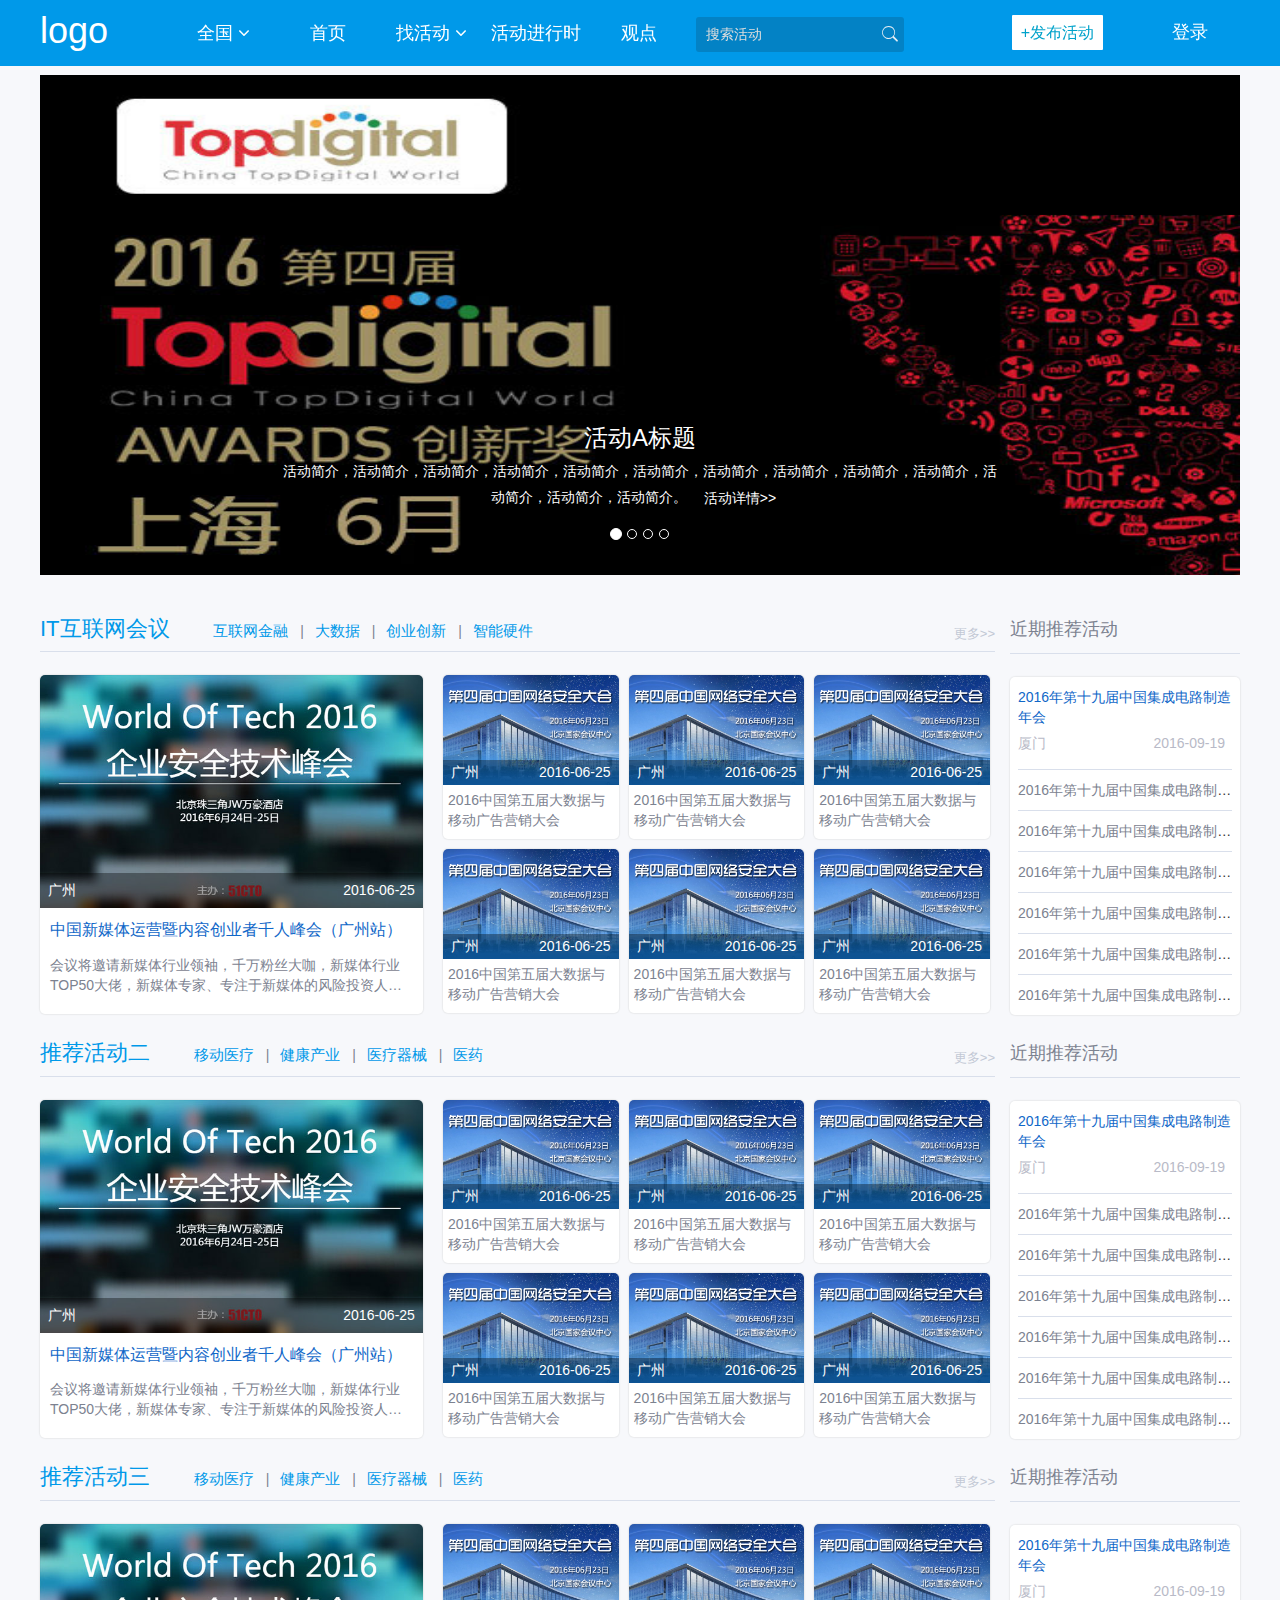
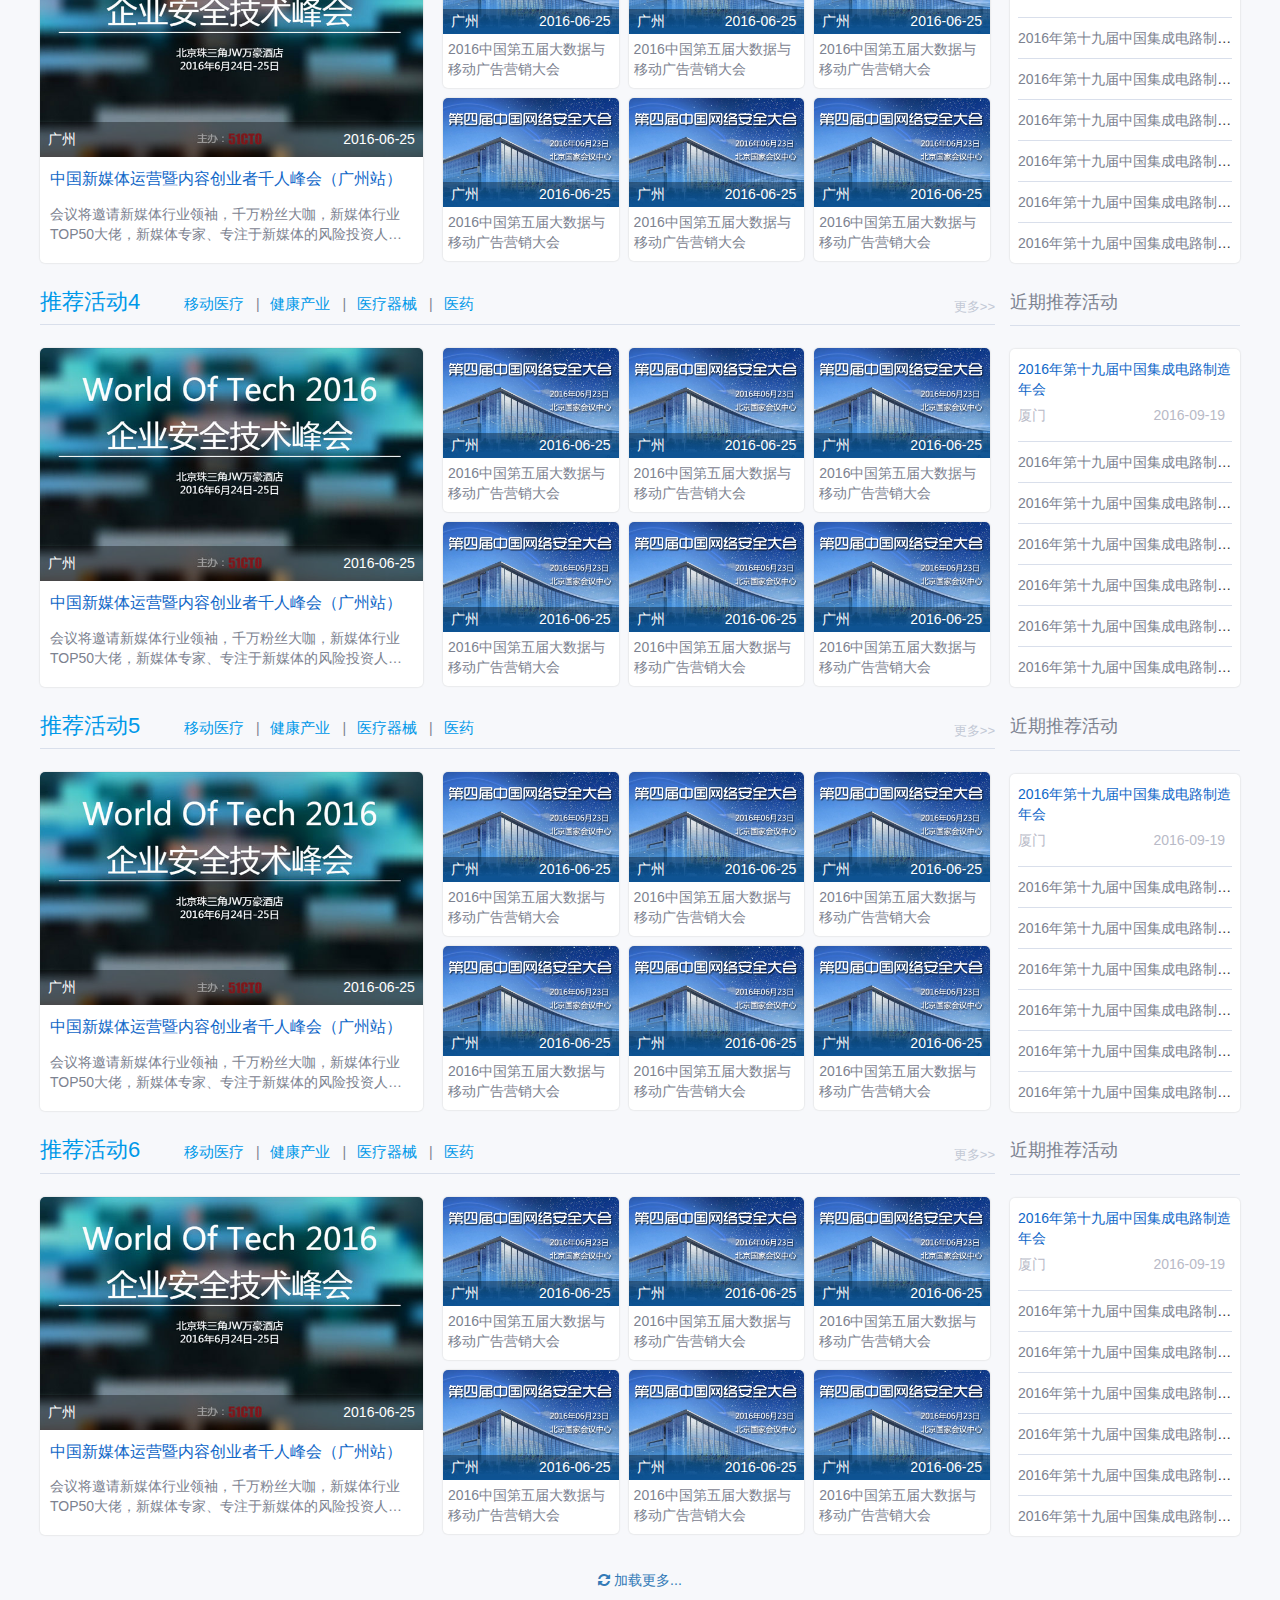
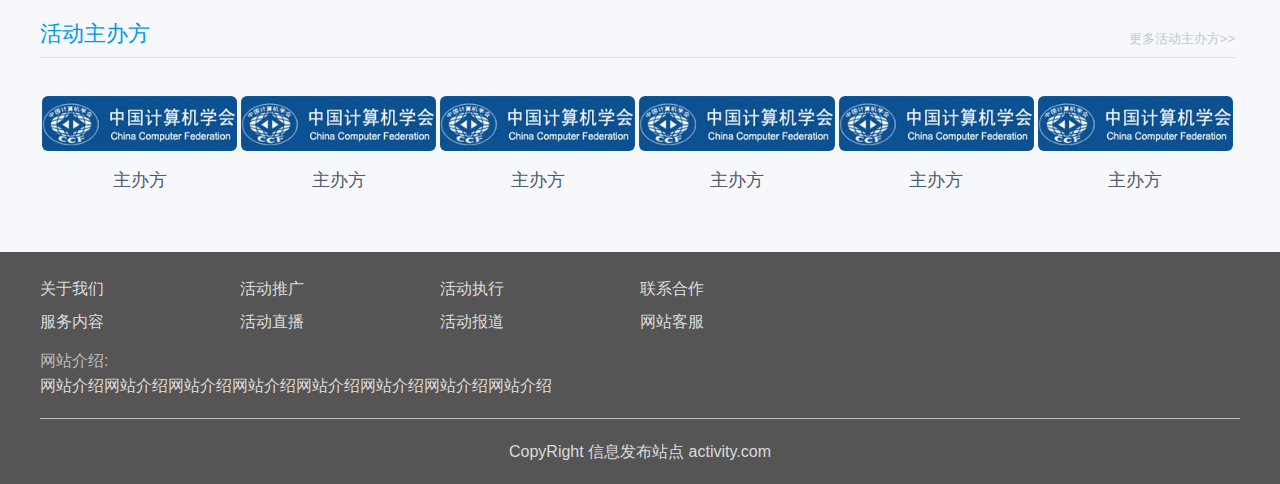
<file: index.html>
<!DOCTYPE html>
<html>
<head>
<meta http-equiv="Content-Type" content="text/html; charset=UTF-8">
<meta charset="UTF-8">
<title></title>
<meta name="viewport" content="width=device-width, initial-scale=1.0">
<meta http-equiv="X-UA-Compatible" content="IE=edge,Chrome=1">


<!-- <link rel="stylesheet" href="http://maxcdn.bootstrapcdn.com/bootstrap/3.3.6/css/bootstrap.min.css"> -->
<link href="./static/css/bootstrap.min.css" rel="stylesheet"/>
<link href="./static/css/font-awesome.min.css" rel="stylesheet">
<link rel="stylesheet" href="./static/css/base.css">

<link rel="stylesheet" href="./static/css/index.css">
   

	<script src="./static/js/com.js"></script>
<!--[if lt IE 9]>
<style>
    body{
        background: #f7f8fb;
    }
</style>
<![endif]-->
<style type="text/css">
body {
  min-height: 2000px;
  padding-top: 75px;
}
</style>
</head>

<body >
	<!-- nav-->
	<script>util.topnav(1);</script> 
	
<div class="container">
      <div id="myCarousel" class="carousel slide" data-ride="carousel">

        <ol class="carousel-indicators">
          <li data-target="#myCarousel" data-slide-to="0" class="active"></li>
          <li data-target="#myCarousel" data-slide-to="1"></li>
          <li data-target="#myCarousel" data-slide-to="2"></li>
          <li data-target="#myCarousel" data-slide-to="3"></li>

        </ol>

        <div class="carousel-inner" role="listbox">
          <div class="item active">
            <img src="./static/img/slide1.jpg"  alt="Image" >
            <div class="carousel-caption">
              <h3>活动A标题</h3>
              <p>活动简介，活动简介，活动简介，活动简介，活动简介，活动简介，活动简介，活动简介，活动简介，活动简介，活动简介，活动简介，活动简介。
              <a class="btn" href="#" role="button">活动详情&gt;&gt;</a></p>
            </div>      
          </div>

          <div class="item">
            <img src="./static/img/activity_sample2.jpg" alt="Image">
            <div class="carousel-caption">
              <h3>活动B标题</h3>
              <p>活动简介，活动简介，活动简介，活动简介，活动简介，活动简介，活动简介，活动简介，活动简介，活动简介，活动简介，活动简介，活动简介。
              <a class="btn" href="#" role="button">活动详情&gt;&gt;</a></p>
            </div>      
          </div>

          <div class="item">
            <img src="./static/img/activity_sample.jpg" alt="Image">
            <div class="carousel-caption">
              <h3>活动C标题</h3>
              <p>活动简介，活动简介，活动简介，活动简介，活动简介，活动简介，活动简介，活动简介，活动简介，活动简介，活动简介，活动简介，活动简介。<a class="btn" href="#" role="button">活动详情&gt;&gt;</a></p>
            </div>      
          </div>

          <div class="item">
            <img src="./static/img/activity_sample2.jpg" alt="Image">
            <div class="carousel-caption">
              <h3>活动D标题</h3>
              <p>活动简介，活动简介，活动简介，活动简介，活动简介，活动简介，活动简介，活动简介，活动简介，活动简介，活动简介，活动简介，活动简介。<a class="btn" href="#" role="button">活动详情&gt;&gt;</a></p>
            </div>      
          </div>
        </div>

        <a class="left carousel-control" href="#myCarousel" role="button" data-slide="prev">
          <span class="glyphicon glyphicon-chevron-left" aria-hidden="true"></span>
          <span class="sr-only">Previous</span>
        </a>
        <a class="right carousel-control" href="#myCarousel" role="button" data-slide="next">
          <span class="glyphicon glyphicon-chevron-right" aria-hidden="true"></span>
          <span class="sr-only">Next</span>
        </a>
      </div>
      <br/>
    </div>


   <div class="container content">

		<!--推荐活动1-->
		<div style="width: 80%; padding-right: 5px; *width: 900px;">
			<div class="meeting_cat">
				<h3>
					<a  href="./activity_category.html"" title="IT互联网查询">IT互联网会议</a>
				</h3>


				<h4>
					<a href="./activity_detail.html" >互联网金融</a>
				</h4>
				<span class="line">|</span>



				<h4>
					<a href="./activity_detail.html" >大数据</a>
				</h4>
				<span class="line">|</span>



				<h4>
					<a href="./activity_detail.html" >创业创新</a>
				</h4>
				<span class="line">|</span>



				<h4>
					<a href="./activity_detail.html" >智能硬件</a>
				</h4>


				<a href="./activity_category.html" title="IT互联网报名"  class="more">更多&gt;&gt; </a>
			</div>
			<!--推荐 大-->

			<div class="col-sm-5 col-xs-4 all_meetings"
				style="padding: 5px 15px 5px 0 !important; *width: 280px;">
				<div class="meetings">
					<div class="meet_child" style="max-height: 233px;">
						<a href="./activity_detail.html">
							<img width="100%" class="lazy"
								src="./static/img/activity_sample.jpg"
								data-original="./static/img/activity_sample.jpg"
								alt="中国新媒体运营暨内容创业者千人峰会（广州站）" />
						</a>
						<p style="height: 35px; line-height: 35px">
							<span><a style="color: #fff;" href="/guangzhou/" >广州</a></span> <span
								style="float: right">2016-06-25</span>
						</p>
					</div>
					<a href="./activity_detail.html">
						<p class="meeting_name"
							style="color: #1067C8 !important; padding: 11px 0 3px 10px; font-size: 16px; text-overflow: ellipsis; white-space: nowrap; width: 96%; overflow: hidden;">中国新媒体运营暨内容创业者千人峰会（广州站）</p>
					</a>
					<p class="meeting_des"
						title="会议将邀请新媒体行业领袖，千万粉丝大咖，新媒体行业TOP50大佬，新媒体专家、专注于新媒体的风险投资人等共同探索新媒体发展的新模式、新经验。">会议将邀请新媒体行业领袖，千万粉丝大咖，新媒体行业TOP50大佬，新媒体专家、专注于新媒体的风险投资人等共同探索新媒体发展的新模式、新经验。</p>

				</div>
			</div>

			<!--推荐 小-->
			<div class="col-sm-7 col-xs-8 normal">

				<div class="col-sm-4 col-xs-4 all_meetings">
					<div class="meetings">
						<div class="meet_child">
							<a href="./activity_detail.html">
								<img width="100%" class="lazy" src="./static/img/activity_sample2.jpg"
									data-original="./static/img/activity_sample2.jpg" alt="2016中国第五届大数据与移动广告营销大会" />
							</a>
							<p>
								<span><a style="color: #fff;"  href="">广州</a></span><span
									style="float: right">2016-06-25</span>
							</p>
						</div>
						<a href="./activity_detail.html" >
							<p class="meeting_name">2016中国第五届大数据与移动广告营销大会</p>
						</a>

					</div>
				</div>
				<div class="col-sm-4 col-xs-4 all_meetings">
					<div class="meetings">
						<div class="meet_child">
							<a href="./activity_detail.html">
								<img width="100%" class="lazy" src="./static/img/activity_sample2.jpg"
									data-original="./static/img/activity_sample2.jpg" alt="2016中国第五届大数据与移动广告营销大会" />
							</a>
							<p>
								<span><a style="color: #fff;"  href="">广州</a></span><span
									style="float: right">2016-06-25</span>
							</p>
						</div>
						<a href="./activity_detail.html" >
							<p class="meeting_name">2016中国第五届大数据与移动广告营销大会</p>
						</a>

					</div>
				</div>
				<div class="col-sm-4 col-xs-4 all_meetings">
					<div class="meetings">
						<div class="meet_child">
							<a href="./activity_detail.html">
								<img width="100%" class="lazy" src="./static/img/activity_sample2.jpg"
									data-original="./static/img/activity_sample2.jpg" alt="2016中国第五届大数据与移动广告营销大会" />
							</a>
							<p>
								<span><a style="color: #fff;"  href="">广州</a></span><span
									style="float: right">2016-06-25</span>
							</p>
						</div>
						<a href="./activity_detail.html" >
							<p class="meeting_name">2016中国第五届大数据与移动广告营销大会</p>
						</a>
					</div>
				</div>
				<div class="col-sm-4 col-xs-4 all_meetings">
					<div class="meetings">
						<div class="meet_child">
							<a href="./activity_detail.html">
								<img width="100%" class="lazy" src="./static/img/activity_sample2.jpg"
									data-original="./static/img/activity_sample2.jpg" alt="2016中国第五届大数据与移动广告营销大会" />
							</a>
							<p>
								<span><a style="color: #fff;"  href="">广州</a></span><span
									style="float: right">2016-06-25</span>
							</p>
						</div>
						<a href="./activity_detail.html" >
							<p class="meeting_name">2016中国第五届大数据与移动广告营销大会</p>
						</a>
					</div>
				</div>
				<div class="col-sm-4 col-xs-4 all_meetings">
					<div class="meetings">
						<div class="meet_child">
							<a href="./activity_detail.html">
								<img width="100%" class="lazy" src="./static/img/activity_sample2.jpg"
									data-original="./static/img/activity_sample2.jpg" alt="2016中国第五届大数据与移动广告营销大会" />
							</a>
							<p>
								<span><a style="color: #fff;"  href="">广州</a></span><span
									style="float: right">2016-06-25</span>
							</p>
						</div>
						<a href="./activity_detail.html" >
							<p class="meeting_name">2016中国第五届大数据与移动广告营销大会</p>
						</a>
					</div>
				</div>
				<div class="col-sm-4 col-xs-4 all_meetings">
					<div class="meetings">
						<div class="meet_child">
							<a href="./activity_detail.html">
								<img width="100%" class="lazy" src="./static/img/activity_sample2.jpg"
									data-original="./static/img/activity_sample2.jpg" alt="2016中国第五届大数据与移动广告营销大会" />
							</a>
							<p>
								<span><a style="color: #fff;"  href="">广州</a></span><span
									style="float: right">2016-06-25</span>
							</p>
						</div>
						<a href="./activity_detail.html" >
							<p class="meeting_name">2016中国第五届大数据与移动广告营销大会</p>
						</a>
					</div>
				</div>
			</div><!-- end 推荐小 -->
		</div>
		<!--近期会议-->
		<div style="width: 20%; padding-left: 10px; padding-top: 2px;">
			<div class="recent_meeting">近期推荐活动</div>
			<ul class="recent">
				<li class="li showAll">
					<a href="./activity_detail.html" >
						<span class="name ">2016年第十九届中国集成电路制造年会</span>
					</a>
					<div class="recent_detail" style="display: block;">
						<p>
							<span style=""><a  href="/xiamen/" style="color: #B8BAC7 !important;">厦门</a></span>
							<span style="float:right">2016-09-19</span>
						</p>
					</div>
				</li>
				<li class="li">
					<a href="./activity_detail.html" >
						<span class="name">2016年第十九届中国集成电路制造年会</span>
					</a>
					<div class="recent_detail" style="display: none;">
						<p>
							<span style=""><a  href="/xiamen/" style="color: #B8BAC7 !important;">厦门</a></span>
							<span style="float:right">2016-09-19</span>
						</p>
					</div>
				</li>
				<li class="li">
					<a href="./activity_detail.html" >
						<span class="name">2016年第十九届中国集成电路制造年会</span>
					</a>
					<div class="recent_detail" style="display: none;">
						<p>
							<span style=""><a  href="/xiamen/" style="color: #B8BAC7 !important;">厦门</a></span>
							<span style="float:right">2016-09-19</span>
						</p>
					</div>
				</li>
				<li class="li">
					<a href="./activity_detail.html" >
						<span class="name">2016年第十九届中国集成电路制造年会</span>
					</a>
					<div class="recent_detail" style="display: none;">
						<p>
							<span style=""><a  href="/xiamen/" style="color: #B8BAC7 !important;">厦门</a></span>
							<span style="float:right">2016-09-19</span>
						</p>
					</div>
				</li>
				<li class="li">
					<a href="./activity_detail.html" >
						<span class="name">2016年第十九届中国集成电路制造年会</span>
					</a>
					<div class="recent_detail" style="display: none;">
						<p>
							<span style=""><a  href="/xiamen/" style="color: #B8BAC7 !important;">厦门</a></span>
							<span style="float:right">2016-09-19</span>
						</p>
					</div>
				</li>
				<li class="li">
					<a href="./activity_detail.html" >
						<span class="name">2016年第十九届中国集成电路制造年会</span>
					</a>
					<div class="recent_detail" style="display: none;">
						<p>
							<span style=""><a  href="/xiamen/" style="color: #B8BAC7 !important;">厦门</a></span>
							<span style="float:right">2016-09-19</span>
						</p>
					</div>
				</li>
				<li class="li recent_last">
					<a href="./activity_detail.html" >
						<span class="name">2016年第十九届中国集成电路制造年会</span>
					</a>
					<div class="recent_detail" style="display: none;">
						<p>
							<span style=""><a  href="/xiamen/" style="color: #B8BAC7 !important;">厦门</a></span>
							<span style="float:right">2016-09-19</span>
						</p>
					</div>
				</li>
			</ul>
		</div>

		<!--推荐活动 2-->
		<div style="width: 80%; padding-right: 5px; *width: 900px;">
			<div class="meeting_cat">
				<h3>
					<a  href="./activity_category.html"" title="医疗医学查询">推荐活动二</a>
				</h3>


				<h4>
					<a href="./activity//tag/2379/" >移动医疗</a>
				</h4>
				<span class="line">|</span>



				<h4>
					<a href="./activity//tag/4341/" >健康产业</a>
				</h4>
				<span class="line">|</span>



				<h4>
					<a href="./activity//tag/459/" >医疗器械</a>
				</h4>
				<span class="line">|</span>



				<h4>
					<a href="./activity//tag/1214/" >医药</a>
				</h4>


				<a href="./activity_category.html" title="医疗医学报名"  class="more">更多&gt;&gt; </a>
			</div>

			<!--推荐 大2-->

			<div class="col-sm-5 col-xs-4 all_meetings"
				style="padding: 5px 15px 5px 0 !important; *width: 280px;">
				<div class="meetings">
					<div class="meet_child" style="max-height: 233px;">
						<a href="./activity_detail.html">
							<img width="100%" class="lazy"
								src="./static/img/activity_sample.jpg"
								data-original="./static/img/activity_sample.jpg"
								alt="中国新媒体运营暨内容创业者千人峰会（广州站）" />
						</a>
						<p style="height: 35px; line-height: 35px">
							<span><a style="color: #fff;" href="/guangzhou/" >广州</a></span> <span
								style="float: right">2016-06-25</span>
						</p>
					</div>
					<a href="./activity_detail.html">
						<p class="meeting_name"
							style="color: #1067C8 !important; padding: 11px 0 3px 10px; font-size: 16px; text-overflow: ellipsis; white-space: nowrap; width: 96%; overflow: hidden;">中国新媒体运营暨内容创业者千人峰会（广州站）</p>
					</a>
					<p class="meeting_des"
						title="会议将邀请新媒体行业领袖，千万粉丝大咖，新媒体行业TOP50大佬，新媒体专家、专注于新媒体的风险投资人等共同探索新媒体发展的新模式、新经验。">会议将邀请新媒体行业领袖，千万粉丝大咖，新媒体行业TOP50大佬，新媒体专家、专注于新媒体的风险投资人等共同探索新媒体发展的新模式、新经验。</p>

				</div>
			</div>

			<!--推荐 小-->
			<div class="col-sm-7 col-xs-8 normal">

				<div class="col-sm-4 col-xs-4 all_meetings">
					<div class="meetings">
						<div class="meet_child">
							<a href="./activity_detail.html">
								<img width="100%" class="lazy" src="./static/img/activity_sample2.jpg"
									data-original="./static/img/activity_sample2.jpg" alt="2016中国第五届大数据与移动广告营销大会" />
							</a>
							<p>
								<span><a style="color: #fff;"  href="">广州</a></span><span
									style="float: right">2016-06-25</span>
							</p>
						</div>
						<a href="./activity_detail.html" >
							<p class="meeting_name">2016中国第五届大数据与移动广告营销大会</p>
						</a>

					</div>
				</div>
				<div class="col-sm-4 col-xs-4 all_meetings">
					<div class="meetings">
						<div class="meet_child">
							<a href="./activity_detail.html">
								<img width="100%" class="lazy" src="./static/img/activity_sample2.jpg"
									data-original="./static/img/activity_sample2.jpg" alt="2016中国第五届大数据与移动广告营销大会" />
							</a>
							<p>
								<span><a style="color: #fff;"  href="">广州</a></span><span
									style="float: right">2016-06-25</span>
							</p>
						</div>
						<a href="./activity_detail.html" >
							<p class="meeting_name">2016中国第五届大数据与移动广告营销大会</p>
						</a>

					</div>
				</div>
				<div class="col-sm-4 col-xs-4 all_meetings">
					<div class="meetings">
						<div class="meet_child">
							<a href="./activity_detail.html">
								<img width="100%" class="lazy" src="./static/img/activity_sample2.jpg"
									data-original="./static/img/activity_sample2.jpg" alt="2016中国第五届大数据与移动广告营销大会" />
							</a>
							<p>
								<span><a style="color: #fff;"  href="">广州</a></span><span
									style="float: right">2016-06-25</span>
							</p>
						</div>
						<a href="./activity_detail.html" >
							<p class="meeting_name">2016中国第五届大数据与移动广告营销大会</p>
						</a>
					</div>
				</div>
				<div class="col-sm-4 col-xs-4 all_meetings">
					<div class="meetings">
						<div class="meet_child">
							<a href="./activity_detail.html">
								<img width="100%" class="lazy" src="./static/img/activity_sample2.jpg"
									data-original="./static/img/activity_sample2.jpg" alt="2016中国第五届大数据与移动广告营销大会" />
							</a>
							<p>
								<span><a style="color: #fff;"  href="">广州</a></span><span
									style="float: right">2016-06-25</span>
							</p>
						</div>
						<a href="./activity_detail.html" >
							<p class="meeting_name">2016中国第五届大数据与移动广告营销大会</p>
						</a>
					</div>
				</div>
				<div class="col-sm-4 col-xs-4 all_meetings">
					<div class="meetings">
						<div class="meet_child">
							<a href="./activity_detail.html">
								<img width="100%" class="lazy" src="./static/img/activity_sample2.jpg"
									data-original="./static/img/activity_sample2.jpg" alt="2016中国第五届大数据与移动广告营销大会" />
							</a>
							<p>
								<span><a style="color: #fff;"  href="">广州</a></span><span
									style="float: right">2016-06-25</span>
							</p>
						</div>
						<a href="./activity_detail.html" >
							<p class="meeting_name">2016中国第五届大数据与移动广告营销大会</p>
						</a>
					</div>
				</div>
				<div class="col-sm-4 col-xs-4 all_meetings">
					<div class="meetings">
						<div class="meet_child">
							<a href="./activity_detail.html">
								<img width="100%" class="lazy" src="./static/img/activity_sample2.jpg"
									data-original="./static/img/activity_sample2.jpg" alt="2016中国第五届大数据与移动广告营销大会" />
							</a>
							<p>
								<span><a style="color: #fff;"  href="">广州</a></span><span
									style="float: right">2016-06-25</span>
							</p>
						</div>
						<a href="./activity_detail.html" >
							<p class="meeting_name">2016中国第五届大数据与移动广告营销大会</p>
						</a>
					</div>
				</div>
			</div><!-- end 推荐小 -->
		</div>
		<!--近期会议-->
		<div style="width: 20%; padding-left: 10px; padding-top: 2px;">
			<div class="recent_meeting">近期推荐活动</div>
			<ul class="recent">
				<li class="li showAll">
					<a href="./activity_detail.html" >
						<span class="name ">2016年第十九届中国集成电路制造年会</span>
					</a>
					<div class="recent_detail" style="display: block;">
						<p>
							<span style=""><a  href="/xiamen/" style="color: #B8BAC7 !important;">厦门</a></span>
							<span style="float:right">2016-09-19</span>
						</p>
					</div>
				</li>
				<li class="li">
					<a href="./activity_detail.html" >
						<span class="name">2016年第十九届中国集成电路制造年会</span>
					</a>
					<div class="recent_detail" style="display: none;">
						<p>
							<span style=""><a  href="/xiamen/" style="color: #B8BAC7 !important;">厦门</a></span>
							<span style="float:right">2016-09-19</span>
						</p>
					</div>
				</li>
				<li class="li">
					<a href="./activity_detail.html" >
						<span class="name">2016年第十九届中国集成电路制造年会</span>
					</a>
					<div class="recent_detail" style="display: none;">
						<p>
							<span style=""><a  href="/xiamen/" style="color: #B8BAC7 !important;">厦门</a></span>
							<span style="float:right">2016-09-19</span>
						</p>
					</div>
				</li>
				<li class="li">
					<a href="./activity_detail.html" >
						<span class="name">2016年第十九届中国集成电路制造年会</span>
					</a>
					<div class="recent_detail" style="display: none;">
						<p>
							<span style=""><a  href="/xiamen/" style="color: #B8BAC7 !important;">厦门</a></span>
							<span style="float:right">2016-09-19</span>
						</p>
					</div>
				</li>
				<li class="li">
					<a href="./activity_detail.html" >
						<span class="name">2016年第十九届中国集成电路制造年会</span>
					</a>
					<div class="recent_detail" style="display: none;">
						<p>
							<span style=""><a  href="/xiamen/" style="color: #B8BAC7 !important;">厦门</a></span>
							<span style="float:right">2016-09-19</span>
						</p>
					</div>
				</li>
				<li class="li">
					<a href="./activity_detail.html" >
						<span class="name">2016年第十九届中国集成电路制造年会</span>
					</a>
					<div class="recent_detail" style="display: none;">
						<p>
							<span style=""><a  href="/xiamen/" style="color: #B8BAC7 !important;">厦门</a></span>
							<span style="float:right">2016-09-19</span>
						</p>
					</div>
				</li>
				<li class="li recent_last">
					<a href="./activity_detail.html" >
						<span class="name">2016年第十九届中国集成电路制造年会</span>
					</a>
					<div class="recent_detail" style="display: none;">
						<p>
							<span style=""><a  href="/xiamen/" style="color: #B8BAC7 !important;">厦门</a></span>
							<span style="float:right">2016-09-19</span>
						</p>
					</div>
				</li>



				
			</ul>
		</div>
		
		
		<!--推荐 活动 3 -->
		<div style="width: 80%; padding-right: 5px; *width: 900px;">
			<div class="meeting_cat">
				<h3>
					<a  href="./activity_category.html" title="推荐活动三">推荐活动三</a>
				</h3>


				<h4>
					<a href="./activity//tag/2379/" >移动医疗</a>
				</h4>
				<span class="line">|</span>



				<h4>
					<a href="./activity//tag/4341/" >健康产业</a>
				</h4>
				<span class="line">|</span>



				<h4>
					<a href="./activity//tag/459/" >医疗器械</a>
				</h4>
				<span class="line">|</span>



				<h4>
					<a href="./activity//tag/1214/" >医药</a>
				</h4>


				<a href="./activity_category.html" title="医疗医学报名"  class="more">更多&gt;&gt; </a>
			</div>

			<!--推荐 大2-->

			<div class="col-sm-5 col-xs-4 all_meetings"
				style="padding: 5px 15px 5px 0 !important; *width: 280px;">
				<div class="meetings">
					<div class="meet_child" style="max-height: 233px;">
						<a href="./activity_detail.html">
							<img width="100%" class="lazy"
								src="./static/img/activity_sample.jpg"
								data-original="./static/img/activity_sample.jpg"
								alt="中国新媒体运营暨内容创业者千人峰会（广州站）" />
						</a>
						<p style="height: 35px; line-height: 35px">
							<span><a style="color: #fff;" href="/guangzhou/" >广州</a></span> <span
								style="float: right">2016-06-25</span>
						</p>
					</div>
					<a href="./activity_detail.html">
						<p class="meeting_name"
							style="color: #1067C8 !important; padding: 11px 0 3px 10px; font-size: 16px; text-overflow: ellipsis; white-space: nowrap; width: 96%; overflow: hidden;">中国新媒体运营暨内容创业者千人峰会（广州站）</p>
					</a>
					<p class="meeting_des"
						title="会议将邀请新媒体行业领袖，千万粉丝大咖，新媒体行业TOP50大佬，新媒体专家、专注于新媒体的风险投资人等共同探索新媒体发展的新模式、新经验。">会议将邀请新媒体行业领袖，千万粉丝大咖，新媒体行业TOP50大佬，新媒体专家、专注于新媒体的风险投资人等共同探索新媒体发展的新模式、新经验。</p>

				</div>
			</div>

			<!--推荐 小-->
			<div class="col-sm-7 col-xs-8 normal">

				<div class="col-sm-4 col-xs-4 all_meetings">
					<div class="meetings">
						<div class="meet_child">
							<a href="./activity_detail.html">
								<img width="100%" class="lazy" src="./static/img/activity_sample2.jpg"
									data-original="./static/img/activity_sample2.jpg" alt="2016中国第五届大数据与移动广告营销大会" />
							</a>
							<p>
								<span><a style="color: #fff;"  href="">广州</a></span><span
									style="float: right">2016-06-25</span>
							</p>
						</div>
						<a href="./activity_detail.html" >
							<p class="meeting_name">2016中国第五届大数据与移动广告营销大会</p>
						</a>

					</div>
				</div>
				<div class="col-sm-4 col-xs-4 all_meetings">
					<div class="meetings">
						<div class="meet_child">
							<a href="./activity_detail.html">
								<img width="100%" class="lazy" src="./static/img/activity_sample2.jpg"
									data-original="./static/img/activity_sample2.jpg" alt="2016中国第五届大数据与移动广告营销大会" />
							</a>
							<p>
								<span><a style="color: #fff;"  href="">广州</a></span><span
									style="float: right">2016-06-25</span>
							</p>
						</div>
						<a href="./activity_detail.html" >
							<p class="meeting_name">2016中国第五届大数据与移动广告营销大会</p>
						</a>

					</div>
				</div>
				<div class="col-sm-4 col-xs-4 all_meetings">
					<div class="meetings">
						<div class="meet_child">
							<a href="./activity_detail.html">
								<img width="100%" class="lazy" src="./static/img/activity_sample2.jpg"
									data-original="./static/img/activity_sample2.jpg" alt="2016中国第五届大数据与移动广告营销大会" />
							</a>
							<p>
								<span><a style="color: #fff;"  href="">广州</a></span><span
									style="float: right">2016-06-25</span>
							</p>
						</div>
						<a href="./activity_detail.html" >
							<p class="meeting_name">2016中国第五届大数据与移动广告营销大会</p>
						</a>
					</div>
				</div>
				<div class="col-sm-4 col-xs-4 all_meetings">
					<div class="meetings">
						<div class="meet_child">
							<a href="./activity_detail.html">
								<img width="100%" class="lazy" src="./static/img/activity_sample2.jpg"
									data-original="./static/img/activity_sample2.jpg" alt="2016中国第五届大数据与移动广告营销大会" />
							</a>
							<p>
								<span><a style="color: #fff;"  href="">广州</a></span><span
									style="float: right">2016-06-25</span>
							</p>
						</div>
						<a href="./activity_detail.html" >
							<p class="meeting_name">2016中国第五届大数据与移动广告营销大会</p>
						</a>
					</div>
				</div>
				<div class="col-sm-4 col-xs-4 all_meetings">
					<div class="meetings">
						<div class="meet_child">
							<a href="./activity_detail.html">
								<img width="100%" class="lazy" src="./static/img/activity_sample2.jpg"
									data-original="./static/img/activity_sample2.jpg" alt="2016中国第五届大数据与移动广告营销大会" />
							</a>
							<p>
								<span><a style="color: #fff;"  href="">广州</a></span><span
									style="float: right">2016-06-25</span>
							</p>
						</div>
						<a href="./activity_detail.html" >
							<p class="meeting_name">2016中国第五届大数据与移动广告营销大会</p>
						</a>
					</div>
				</div>
				<div class="col-sm-4 col-xs-4 all_meetings">
					<div class="meetings">
						<div class="meet_child">
							<a href="./activity_detail.html">
								<img width="100%" class="lazy" src="./static/img/activity_sample2.jpg"
									data-original="./static/img/activity_sample2.jpg" alt="2016中国第五届大数据与移动广告营销大会" />
							</a>
							<p>
								<span><a style="color: #fff;"  href="">广州</a></span><span
									style="float: right">2016-06-25</span>
							</p>
						</div>
						<a href="./activity_detail.html" >
							<p class="meeting_name">2016中国第五届大数据与移动广告营销大会</p>
						</a>
					</div>
				</div>
			</div><!-- end 推荐小 -->
		</div>
		<!--近期活动-->
		<div style="width: 20%; padding-left: 10px; padding-top: 2px;">
			<div class="recent_meeting">近期推荐活动</div>
			<ul class="recent">
				<li class="li showAll">
					<a href="./activity_detail.html" >
						<span class="name ">2016年第十九届中国集成电路制造年会</span>
					</a>
					<div class="recent_detail" style="display: block;">
						<p>
							<span style=""><a  href="/xiamen/" style="color: #B8BAC7 !important;">厦门</a></span>
							<span style="float:right">2016-09-19</span>
						</p>
					</div>
				</li>
				<li class="li">
					<a href="./activity_detail.html" >
						<span class="name">2016年第十九届中国集成电路制造年会</span>
					</a>
					<div class="recent_detail" style="display: none;">
						<p>
							<span style=""><a  href="/xiamen/" style="color: #B8BAC7 !important;">厦门</a></span>
							<span style="float:right">2016-09-19</span>
						</p>
					</div>
				</li>
				<li class="li">
					<a href="./activity_detail.html" >
						<span class="name">2016年第十九届中国集成电路制造年会</span>
					</a>
					<div class="recent_detail" style="display: none;">
						<p>
							<span style=""><a  href="/xiamen/" style="color: #B8BAC7 !important;">厦门</a></span>
							<span style="float:right">2016-09-19</span>
						</p>
					</div>
				</li>
				<li class="li">
					<a href="./activity_detail.html" >
						<span class="name">2016年第十九届中国集成电路制造年会</span>
					</a>
					<div class="recent_detail" style="display: none;">
						<p>
							<span style=""><a  href="/xiamen/" style="color: #B8BAC7 !important;">厦门</a></span>
							<span style="float:right">2016-09-19</span>
						</p>
					</div>
				</li>
				<li class="li">
					<a href="./activity_detail.html" >
						<span class="name">2016年第十九届中国集成电路制造年会</span>
					</a>
					<div class="recent_detail" style="display: none;">
						<p>
							<span style=""><a  href="/xiamen/" style="color: #B8BAC7 !important;">厦门</a></span>
							<span style="float:right">2016-09-19</span>
						</p>
					</div>
				</li>
				<li class="li">
					<a href="./activity_detail.html" >
						<span class="name">2016年第十九届中国集成电路制造年会</span>
					</a>
					<div class="recent_detail" style="display: none;">
						<p>
							<span style=""><a  href="/xiamen/" style="color: #B8BAC7 !important;">厦门</a></span>
							<span style="float:right">2016-09-19</span>
						</p>
					</div>
				</li>
				<li class="li recent_last">
					<a href="./activity_detail.html" >
						<span class="name">2016年第十九届中国集成电路制造年会</span>
					</a>
					<div class="recent_detail" style="display: none;">
						<p>
							<span style=""><a  href="/xiamen/" style="color: #B8BAC7 !important;">厦门</a></span>
							<span style="float:right">2016-09-19</span>
						</p>
					</div>
				</li>



				
			</ul>
		</div>
		<!-- 推荐活动4 -->
		<div style="width: 80%; padding-right: 5px; *width: 900px;">
			<div class="meeting_cat">
				<h3>
					<a  href="./activity_category.html" title="推荐活动4">推荐活动4</a>
				</h3>


				<h4>
					<a href="./activity//tag/2379/" >移动医疗</a>
				</h4>
				<span class="line">|</span>



				<h4>
					<a href="./activity//tag/4341/" >健康产业</a>
				</h4>
				<span class="line">|</span>



				<h4>
					<a href="./activity//tag/459/" >医疗器械</a>
				</h4>
				<span class="line">|</span>



				<h4>
					<a href="./activity//tag/1214/" >医药</a>
				</h4>


				<a href="./activity_category.html" title="医疗医学报名"  class="more">更多&gt;&gt; </a>
			</div>

			<!--推荐 大2-->

			<div class="col-sm-5 col-xs-4 all_meetings"
				style="padding: 5px 15px 5px 0 !important; *width: 280px;">
				<div class="meetings">
					<div class="meet_child" style="max-height: 233px;">
						<a href="./activity_detail.html">
							<img width="100%" class="lazy"
								src="./static/img/activity_sample.jpg"
								data-original="./static/img/activity_sample.jpg"
								alt="中国新媒体运营暨内容创业者千人峰会（广州站）" />
						</a>
						<p style="height: 35px; line-height: 35px">
							<span><a style="color: #fff;" href="/guangzhou/" >广州</a></span> <span
								style="float: right">2016-06-25</span>
						</p>
					</div>
					<a href="./activity_detail.html">
						<p class="meeting_name"
							style="color: #1067C8 !important; padding: 11px 0 3px 10px; font-size: 16px; text-overflow: ellipsis; white-space: nowrap; width: 96%; overflow: hidden;">中国新媒体运营暨内容创业者千人峰会（广州站）</p>
					</a>
					<p class="meeting_des"
						title="会议将邀请新媒体行业领袖，千万粉丝大咖，新媒体行业TOP50大佬，新媒体专家、专注于新媒体的风险投资人等共同探索新媒体发展的新模式、新经验。">会议将邀请新媒体行业领袖，千万粉丝大咖，新媒体行业TOP50大佬，新媒体专家、专注于新媒体的风险投资人等共同探索新媒体发展的新模式、新经验。</p>

				</div>
			</div>

			<!--推荐 小-->
			<div class="col-sm-7 col-xs-8 normal">

				<div class="col-sm-4 col-xs-4 all_meetings">
					<div class="meetings">
						<div class="meet_child">
							<a href="./activity_detail.html">
								<img width="100%" class="lazy" src="./static/img/activity_sample2.jpg"
									data-original="./static/img/activity_sample2.jpg" alt="2016中国第五届大数据与移动广告营销大会" />
							</a>
							<p>
								<span><a style="color: #fff;"  href="">广州</a></span><span
									style="float: right">2016-06-25</span>
							</p>
						</div>
						<a href="./activity_detail.html" >
							<p class="meeting_name">2016中国第五届大数据与移动广告营销大会</p>
						</a>

					</div>
				</div>
				<div class="col-sm-4 col-xs-4 all_meetings">
					<div class="meetings">
						<div class="meet_child">
							<a href="./activity_detail.html">
								<img width="100%" class="lazy" src="./static/img/activity_sample2.jpg"
									data-original="./static/img/activity_sample2.jpg" alt="2016中国第五届大数据与移动广告营销大会" />
							</a>
							<p>
								<span><a style="color: #fff;"  href="">广州</a></span><span
									style="float: right">2016-06-25</span>
							</p>
						</div>
						<a href="./activity_detail.html" >
							<p class="meeting_name">2016中国第五届大数据与移动广告营销大会</p>
						</a>

					</div>
				</div>
				<div class="col-sm-4 col-xs-4 all_meetings">
					<div class="meetings">
						<div class="meet_child">
							<a href="./activity_detail.html">
								<img width="100%" class="lazy" src="./static/img/activity_sample2.jpg"
									data-original="./static/img/activity_sample2.jpg" alt="2016中国第五届大数据与移动广告营销大会" />
							</a>
							<p>
								<span><a style="color: #fff;"  href="">广州</a></span><span
									style="float: right">2016-06-25</span>
							</p>
						</div>
						<a href="./activity_detail.html" >
							<p class="meeting_name">2016中国第五届大数据与移动广告营销大会</p>
						</a>
					</div>
				</div>
				<div class="col-sm-4 col-xs-4 all_meetings">
					<div class="meetings">
						<div class="meet_child">
							<a href="./activity_detail.html">
								<img width="100%" class="lazy" src="./static/img/activity_sample2.jpg"
									data-original="./static/img/activity_sample2.jpg" alt="2016中国第五届大数据与移动广告营销大会" />
							</a>
							<p>
								<span><a style="color: #fff;"  href="">广州</a></span><span
									style="float: right">2016-06-25</span>
							</p>
						</div>
						<a href="./activity_detail.html" >
							<p class="meeting_name">2016中国第五届大数据与移动广告营销大会</p>
						</a>
					</div>
				</div>
				<div class="col-sm-4 col-xs-4 all_meetings">
					<div class="meetings">
						<div class="meet_child">
							<a href="./activity_detail.html">
								<img width="100%" class="lazy" src="./static/img/activity_sample2.jpg"
									data-original="./static/img/activity_sample2.jpg" alt="2016中国第五届大数据与移动广告营销大会" />
							</a>
							<p>
								<span><a style="color: #fff;"  href="">广州</a></span><span
									style="float: right">2016-06-25</span>
							</p>
						</div>
						<a href="./activity_detail.html" >
							<p class="meeting_name">2016中国第五届大数据与移动广告营销大会</p>
						</a>
					</div>
				</div>
				<div class="col-sm-4 col-xs-4 all_meetings">
					<div class="meetings">
						<div class="meet_child">
							<a href="./activity_detail.html">
								<img width="100%" class="lazy" src="./static/img/activity_sample2.jpg"
									data-original="./static/img/activity_sample2.jpg" alt="2016中国第五届大数据与移动广告营销大会" />
							</a>
							<p>
								<span><a style="color: #fff;"  href="">广州</a></span><span
									style="float: right">2016-06-25</span>
							</p>
						</div>
						<a href="./activity_detail.html" >
							<p class="meeting_name">2016中国第五届大数据与移动广告营销大会</p>
						</a>
					</div>
				</div>
			</div><!-- end 推荐小 -->
		</div>
		<!--近期活动-->
		<div style="width: 20%; padding-left: 10px; padding-top: 2px;">
			<div class="recent_meeting">近期推荐活动</div>
			<ul class="recent">
				<li class="li showAll">
					<a href="./activity_detail.html" >
						<span class="name ">2016年第十九届中国集成电路制造年会</span>
					</a>
					<div class="recent_detail" style="display: block;">
						<p>
							<span style=""><a  href="/xiamen/" style="color: #B8BAC7 !important;">厦门</a></span>
							<span style="float:right">2016-09-19</span>
						</p>
					</div>
				</li>
				<li class="li">
					<a href="./activity_detail.html" >
						<span class="name">2016年第十九届中国集成电路制造年会</span>
					</a>
					<div class="recent_detail" style="display: none;">
						<p>
							<span style=""><a  href="/xiamen/" style="color: #B8BAC7 !important;">厦门</a></span>
							<span style="float:right">2016-09-19</span>
						</p>
					</div>
				</li>
				<li class="li">
					<a href="./activity_detail.html" >
						<span class="name">2016年第十九届中国集成电路制造年会</span>
					</a>
					<div class="recent_detail" style="display: none;">
						<p>
							<span style=""><a  href="/xiamen/" style="color: #B8BAC7 !important;">厦门</a></span>
							<span style="float:right">2016-09-19</span>
						</p>
					</div>
				</li>
				<li class="li">
					<a href="./activity_detail.html" >
						<span class="name">2016年第十九届中国集成电路制造年会</span>
					</a>
					<div class="recent_detail" style="display: none;">
						<p>
							<span style=""><a  href="/xiamen/" style="color: #B8BAC7 !important;">厦门</a></span>
							<span style="float:right">2016-09-19</span>
						</p>
					</div>
				</li>
				<li class="li">
					<a href="./activity_detail.html" >
						<span class="name">2016年第十九届中国集成电路制造年会</span>
					</a>
					<div class="recent_detail" style="display: none;">
						<p>
							<span style=""><a  href="/xiamen/" style="color: #B8BAC7 !important;">厦门</a></span>
							<span style="float:right">2016-09-19</span>
						</p>
					</div>
				</li>
				<li class="li">
					<a href="./activity_detail.html" >
						<span class="name">2016年第十九届中国集成电路制造年会</span>
					</a>
					<div class="recent_detail" style="display: none;">
						<p>
							<span style=""><a  href="/xiamen/" style="color: #B8BAC7 !important;">厦门</a></span>
							<span style="float:right">2016-09-19</span>
						</p>
					</div>
				</li>
				<li class="li recent_last">
					<a href="./activity_detail.html" >
						<span class="name">2016年第十九届中国集成电路制造年会</span>
					</a>
					<div class="recent_detail" style="display: none;">
						<p>
							<span style=""><a  href="/xiamen/" style="color: #B8BAC7 !important;">厦门</a></span>
							<span style="float:right">2016-09-19</span>
						</p>
					</div>
				</li>



				
			</ul>
		</div>
		
		<!-- 推荐活动5 -->
		<div style="width: 80%; padding-right: 5px; *width: 900px;">
			<div class="meeting_cat">
				<h3>
					<a  href="./activity_category.html" title="推荐活动5">推荐活动5</a>
				</h3>


				<h4>
					<a href="./activity//tag/2379/" >移动医疗</a>
				</h4>
				<span class="line">|</span>



				<h4>
					<a href="./activity//tag/4341/" >健康产业</a>
				</h4>
				<span class="line">|</span>



				<h4>
					<a href="./activity//tag/459/" >医疗器械</a>
				</h4>
				<span class="line">|</span>



				<h4>
					<a href="./activity//tag/1214/" >医药</a>
				</h4>


				<a href="./activity_category.html" title="医疗医学报名"  class="more">更多&gt;&gt; </a>
			</div>

			<div class="col-sm-5 col-xs-4 all_meetings"
				style="padding: 5px 15px 5px 0 !important; *width: 280px;">
				<div class="meetings">
					<div class="meet_child" style="max-height: 233px;">
						<a href="./activity_detail.html">
							<img width="100%" class="lazy"
								src="./static/img/activity_sample.jpg"
								data-original="./static/img/activity_sample.jpg"
								alt="中国新媒体运营暨内容创业者千人峰会（广州站）" />
						</a>
						<p style="height: 35px; line-height: 35px">
							<span><a style="color: #fff;" href="/guangzhou/" >广州</a></span> <span
								style="float: right">2016-06-25</span>
						</p>
					</div>
					<a href="./activity_detail.html">
						<p class="meeting_name"
							style="color: #1067C8 !important; padding: 11px 0 3px 10px; font-size: 16px; text-overflow: ellipsis; white-space: nowrap; width: 96%; overflow: hidden;">中国新媒体运营暨内容创业者千人峰会（广州站）</p>
					</a>
					<p class="meeting_des"
						title="会议将邀请新媒体行业领袖，千万粉丝大咖，新媒体行业TOP50大佬，新媒体专家、专注于新媒体的风险投资人等共同探索新媒体发展的新模式、新经验。">会议将邀请新媒体行业领袖，千万粉丝大咖，新媒体行业TOP50大佬，新媒体专家、专注于新媒体的风险投资人等共同探索新媒体发展的新模式、新经验。</p>

				</div>
			</div>

			<!--推荐 小-->
			<div class="col-sm-7 col-xs-8 normal">

				<div class="col-sm-4 col-xs-4 all_meetings">
					<div class="meetings">
						<div class="meet_child">
							<a href="./activity_detail.html">
								<img width="100%" class="lazy" src="./static/img/activity_sample2.jpg"
									data-original="./static/img/activity_sample2.jpg" alt="2016中国第五届大数据与移动广告营销大会" />
							</a>
							<p>
								<span><a style="color: #fff;"  href="">广州</a></span><span
									style="float: right">2016-06-25</span>
							</p>
						</div>
						<a href="./activity_detail.html" >
							<p class="meeting_name">2016中国第五届大数据与移动广告营销大会</p>
						</a>

					</div>
				</div>
				<div class="col-sm-4 col-xs-4 all_meetings">
					<div class="meetings">
						<div class="meet_child">
							<a href="./activity_detail.html">
								<img width="100%" class="lazy" src="./static/img/activity_sample2.jpg"
									data-original="./static/img/activity_sample2.jpg" alt="2016中国第五届大数据与移动广告营销大会" />
							</a>
							<p>
								<span><a style="color: #fff;"  href="">广州</a></span><span
									style="float: right">2016-06-25</span>
							</p>
						</div>
						<a href="./activity_detail.html" >
							<p class="meeting_name">2016中国第五届大数据与移动广告营销大会</p>
						</a>

					</div>
				</div>
				<div class="col-sm-4 col-xs-4 all_meetings">
					<div class="meetings">
						<div class="meet_child">
							<a href="./activity_detail.html">
								<img width="100%" class="lazy" src="./static/img/activity_sample2.jpg"
									data-original="./static/img/activity_sample2.jpg" alt="2016中国第五届大数据与移动广告营销大会" />
							</a>
							<p>
								<span><a style="color: #fff;"  href="">广州</a></span><span
									style="float: right">2016-06-25</span>
							</p>
						</div>
						<a href="./activity_detail.html" >
							<p class="meeting_name">2016中国第五届大数据与移动广告营销大会</p>
						</a>
					</div>
				</div>
				<div class="col-sm-4 col-xs-4 all_meetings">
					<div class="meetings">
						<div class="meet_child">
							<a href="./activity_detail.html">
								<img width="100%" class="lazy" src="./static/img/activity_sample2.jpg"
									data-original="./static/img/activity_sample2.jpg" alt="2016中国第五届大数据与移动广告营销大会" />
							</a>
							<p>
								<span><a style="color: #fff;"  href="">广州</a></span><span
									style="float: right">2016-06-25</span>
							</p>
						</div>
						<a href="./activity_detail.html" >
							<p class="meeting_name">2016中国第五届大数据与移动广告营销大会</p>
						</a>
					</div>
				</div>
				<div class="col-sm-4 col-xs-4 all_meetings">
					<div class="meetings">
						<div class="meet_child">
							<a href="./activity_detail.html">
								<img width="100%" class="lazy" src="./static/img/activity_sample2.jpg"
									data-original="./static/img/activity_sample2.jpg" alt="2016中国第五届大数据与移动广告营销大会" />
							</a>
							<p>
								<span><a style="color: #fff;"  href="">广州</a></span><span
									style="float: right">2016-06-25</span>
							</p>
						</div>
						<a href="./activity_detail.html" >
							<p class="meeting_name">2016中国第五届大数据与移动广告营销大会</p>
						</a>
					</div>
				</div>
				<div class="col-sm-4 col-xs-4 all_meetings">
					<div class="meetings">
						<div class="meet_child">
							<a href="./activity_detail.html">
								<img width="100%" class="lazy" src="./static/img/activity_sample2.jpg"
									data-original="./static/img/activity_sample2.jpg" alt="2016中国第五届大数据与移动广告营销大会" />
							</a>
							<p>
								<span><a style="color: #fff;"  href="">广州</a></span><span
									style="float: right">2016-06-25</span>
							</p>
						</div>
						<a href="./activity_detail.html" >
							<p class="meeting_name">2016中国第五届大数据与移动广告营销大会</p>
						</a>
					</div>
				</div>
			</div><!-- end 推荐小 -->
		</div>
		<!--近期活动-->
		<div style="width: 20%; padding-left: 10px; padding-top: 2px;">
			<div class="recent_meeting">近期推荐活动</div>
			<ul class="recent">
				<li class="li showAll">
					<a href="./activity_detail.html" >
						<span class="name ">2016年第十九届中国集成电路制造年会</span>
					</a>
					<div class="recent_detail" style="display: block;">
						<p>
							<span style=""><a  href="/xiamen/" style="color: #B8BAC7 !important;">厦门</a></span>
							<span style="float:right">2016-09-19</span>
						</p>
					</div>
				</li>
				<li class="li">
					<a href="./activity_detail.html" >
						<span class="name">2016年第十九届中国集成电路制造年会</span>
					</a>
					<div class="recent_detail" style="display: none;">
						<p>
							<span style=""><a  href="/xiamen/" style="color: #B8BAC7 !important;">厦门</a></span>
							<span style="float:right">2016-09-19</span>
						</p>
					</div>
				</li>
				<li class="li">
					<a href="./activity_detail.html" >
						<span class="name">2016年第十九届中国集成电路制造年会</span>
					</a>
					<div class="recent_detail" style="display: none;">
						<p>
							<span style=""><a  href="/xiamen/" style="color: #B8BAC7 !important;">厦门</a></span>
							<span style="float:right">2016-09-19</span>
						</p>
					</div>
				</li>
				<li class="li">
					<a href="./activity_detail.html" >
						<span class="name">2016年第十九届中国集成电路制造年会</span>
					</a>
					<div class="recent_detail" style="display: none;">
						<p>
							<span style=""><a  href="/xiamen/" style="color: #B8BAC7 !important;">厦门</a></span>
							<span style="float:right">2016-09-19</span>
						</p>
					</div>
				</li>
				<li class="li">
					<a href="./activity_detail.html" >
						<span class="name">2016年第十九届中国集成电路制造年会</span>
					</a>
					<div class="recent_detail" style="display: none;">
						<p>
							<span style=""><a  href="/xiamen/" style="color: #B8BAC7 !important;">厦门</a></span>
							<span style="float:right">2016-09-19</span>
						</p>
					</div>
				</li>
				<li class="li">
					<a href="./activity_detail.html" >
						<span class="name">2016年第十九届中国集成电路制造年会</span>
					</a>
					<div class="recent_detail" style="display: none;">
						<p>
							<span style=""><a  href="/xiamen/" style="color: #B8BAC7 !important;">厦门</a></span>
							<span style="float:right">2016-09-19</span>
						</p>
					</div>
				</li>
				<li class="li recent_last">
					<a href="./activity_detail.html" >
						<span class="name">2016年第十九届中国集成电路制造年会</span>
					</a>
					<div class="recent_detail" style="display: none;">
						<p>
							<span style=""><a  href="/xiamen/" style="color: #B8BAC7 !important;">厦门</a></span>
							<span style="float:right">2016-09-19</span>
						</p>
					</div>
				</li>



				
			</ul>
		</div>
		
		<!-- 推荐活动6 -->
		<div style="width: 80%; padding-right: 5px; *width: 900px;">
			<div class="meeting_cat">
				<h3>
					<a  href="./activity_category.html" title="推荐活动6">推荐活动6</a>
				</h3>


				<h4>
					<a href="./activity//tag/2379/" >移动医疗</a>
				</h4>
				<span class="line">|</span>



				<h4>
					<a href="./activity//tag/4341/" >健康产业</a>
				</h4>
				<span class="line">|</span>



				<h4>
					<a href="./activity//tag/459/" >医疗器械</a>
				</h4>
				<span class="line">|</span>



				<h4>
					<a href="./activity//tag/1214/" >医药</a>
				</h4>


				<a href="./activity_category.html" title="医疗医学报名"  class="more">更多&gt;&gt; </a>
			</div>

			<!--推荐 大-->

			<div class="col-sm-5 col-xs-4 all_meetings"
				style="padding: 5px 15px 5px 0 !important; *width: 280px;">
				<div class="meetings">
					<div class="meet_child" style="max-height: 233px;">
						<a href="./activity_detail.html">
							<img width="100%" class="lazy"
								src="./static/img/activity_sample.jpg"
								data-original="./static/img/activity_sample.jpg"
								alt="中国新媒体运营暨内容创业者千人峰会（广州站）" />
						</a>
						<p style="height: 35px; line-height: 35px">
							<span><a style="color: #fff;" href="/guangzhou/" >广州</a></span> <span
								style="float: right">2016-06-25</span>
						</p>
					</div>
					<a href="./activity_detail.html">
						<p class="meeting_name"
							style="color: #1067C8 !important; padding: 11px 0 3px 10px; font-size: 16px; text-overflow: ellipsis; white-space: nowrap; width: 96%; overflow: hidden;">中国新媒体运营暨内容创业者千人峰会（广州站）</p>
					</a>
					<p class="meeting_des"
						title="会议将邀请新媒体行业领袖，千万粉丝大咖，新媒体行业TOP50大佬，新媒体专家、专注于新媒体的风险投资人等共同探索新媒体发展的新模式、新经验。">会议将邀请新媒体行业领袖，千万粉丝大咖，新媒体行业TOP50大佬，新媒体专家、专注于新媒体的风险投资人等共同探索新媒体发展的新模式、新经验。</p>

				</div>
			</div>

			<!--推荐 小-->
			<div class="col-sm-7 col-xs-8 normal">

				<div class="col-sm-4 col-xs-4 all_meetings">
					<div class="meetings">
						<div class="meet_child">
							<a href="./activity_detail.html">
								<img width="100%" class="lazy" src="./static/img/activity_sample2.jpg"
									data-original="./static/img/activity_sample2.jpg" alt="2016中国第五届大数据与移动广告营销大会" />
							</a>
							<p>
								<span><a style="color: #fff;"  href="">广州</a></span><span
									style="float: right">2016-06-25</span>
							</p>
						</div>
						<a href="./activity_detail.html" >
							<p class="meeting_name">2016中国第五届大数据与移动广告营销大会</p>
						</a>

					</div>
				</div>
				<div class="col-sm-4 col-xs-4 all_meetings">
					<div class="meetings">
						<div class="meet_child">
							<a href="./activity_detail.html">
								<img width="100%" class="lazy" src="./static/img/activity_sample2.jpg"
									data-original="./static/img/activity_sample2.jpg" alt="2016中国第五届大数据与移动广告营销大会" />
							</a>
							<p>
								<span><a style="color: #fff;"  href="">广州</a></span><span
									style="float: right">2016-06-25</span>
							</p>
						</div>
						<a href="./activity_detail.html" >
							<p class="meeting_name">2016中国第五届大数据与移动广告营销大会</p>
						</a>

					</div>
				</div>
				<div class="col-sm-4 col-xs-4 all_meetings">
					<div class="meetings">
						<div class="meet_child">
							<a href="./activity_detail.html">
								<img width="100%" class="lazy" src="./static/img/activity_sample2.jpg"
									data-original="./static/img/activity_sample2.jpg" alt="2016中国第五届大数据与移动广告营销大会" />
							</a>
							<p>
								<span><a style="color: #fff;"  href="">广州</a></span><span
									style="float: right">2016-06-25</span>
							</p>
						</div>
						<a href="./activity_detail.html" >
							<p class="meeting_name">2016中国第五届大数据与移动广告营销大会</p>
						</a>
					</div>
				</div>
				<div class="col-sm-4 col-xs-4 all_meetings">
					<div class="meetings">
						<div class="meet_child">
							<a href="./activity_detail.html">
								<img width="100%" class="lazy" src="./static/img/activity_sample2.jpg"
									data-original="./static/img/activity_sample2.jpg" alt="2016中国第五届大数据与移动广告营销大会" />
							</a>
							<p>
								<span><a style="color: #fff;"  href="">广州</a></span><span
									style="float: right">2016-06-25</span>
							</p>
						</div>
						<a href="./activity_detail.html" >
							<p class="meeting_name">2016中国第五届大数据与移动广告营销大会</p>
						</a>
					</div>
				</div>
				<div class="col-sm-4 col-xs-4 all_meetings">
					<div class="meetings">
						<div class="meet_child">
							<a href="./activity_detail.html">
								<img width="100%" class="lazy" src="./static/img/activity_sample2.jpg"
									data-original="./static/img/activity_sample2.jpg" alt="2016中国第五届大数据与移动广告营销大会" />
							</a>
							<p>
								<span><a style="color: #fff;"  href="">广州</a></span><span
									style="float: right">2016-06-25</span>
							</p>
						</div>
						<a href="./activity_detail.html" >
							<p class="meeting_name">2016中国第五届大数据与移动广告营销大会</p>
						</a>
					</div>
				</div>
				<div class="col-sm-4 col-xs-4 all_meetings">
					<div class="meetings">
						<div class="meet_child">
							<a href="./activity_detail.html">
								<img width="100%" class="lazy" src="./static/img/activity_sample2.jpg"
									data-original="./static/img/activity_sample2.jpg" alt="2016中国第五届大数据与移动广告营销大会" />
							</a>
							<p>
								<span><a style="color: #fff;"  href="">广州</a></span><span
									style="float: right">2016-06-25</span>
							</p>
						</div>
						<a href="./activity_detail.html" >
							<p class="meeting_name">2016中国第五届大数据与移动广告营销大会</p>
						</a>
					</div>
				</div>
			</div><!-- end 推荐小 -->
		</div>
		<!--近期会议-->
		<div style="width: 20%; padding-left: 10px; padding-top: 2px;">
			<div class="recent_meeting">近期推荐活动</div>
			<ul class="recent">
				<li class="li showAll">
					<a href="./activity_detail.html" >
						<span class="name ">2016年第十九届中国集成电路制造年会</span>
					</a>
					<div class="recent_detail" style="display: block;">
						<p>
							<span style=""><a  href="/xiamen/" style="color: #B8BAC7 !important;">厦门</a></span>
							<span style="float:right">2016-09-19</span>
						</p>
					</div>
				</li>
				<li class="li">
					<a href="./activity_detail.html" >
						<span class="name">2016年第十九届中国集成电路制造年会</span>
					</a>
					<div class="recent_detail" style="display: none;">
						<p>
							<span style=""><a  href="/xiamen/" style="color: #B8BAC7 !important;">厦门</a></span>
							<span style="float:right">2016-09-19</span>
						</p>
					</div>
				</li>
				<li class="li">
					<a href="./activity_detail.html" >
						<span class="name">2016年第十九届中国集成电路制造年会</span>
					</a>
					<div class="recent_detail" style="display: none;">
						<p>
							<span style=""><a  href="/xiamen/" style="color: #B8BAC7 !important;">厦门</a></span>
							<span style="float:right">2016-09-19</span>
						</p>
					</div>
				</li>
				<li class="li">
					<a href="./activity_detail.html" >
						<span class="name">2016年第十九届中国集成电路制造年会</span>
					</a>
					<div class="recent_detail" style="display: none;">
						<p>
							<span style=""><a  href="/xiamen/" style="color: #B8BAC7 !important;">厦门</a></span>
							<span style="float:right">2016-09-19</span>
						</p>
					</div>
				</li>
				<li class="li">
					<a href="./activity_detail.html" >
						<span class="name">2016年第十九届中国集成电路制造年会</span>
					</a>
					<div class="recent_detail" style="display: none;">
						<p>
							<span style=""><a  href="/xiamen/" style="color: #B8BAC7 !important;">厦门</a></span>
							<span style="float:right">2016-09-19</span>
						</p>
					</div>
				</li>
				<li class="li">
					<a href="./activity_detail.html" >
						<span class="name">2016年第十九届中国集成电路制造年会</span>
					</a>
					<div class="recent_detail" style="display: none;">
						<p>
							<span style=""><a  href="/xiamen/" style="color: #B8BAC7 !important;">厦门</a></span>
							<span style="float:right">2016-09-19</span>
						</p>
					</div>
				</li>
				<li class="li recent_last">
					<a href="./activity_detail.html" >
						<span class="name">2016年第十九届中国集成电路制造年会</span>
					</a>
					<div class="recent_detail" style="display: none;">
						<p>
							<span style=""><a  href="/xiamen/" style="color: #B8BAC7 !important;">厦门</a></span>
							<span style="float:right">2016-09-19</span>
						</p>
					</div>
				</li>



				
			</ul>
		</div>
		
		<!-- 隐藏项 -->
		<!-- 推荐活动6 -->
		<div id="loadMore" style="width: 80%; padding-right: 5px; *width: 900px; display:none">
			<div class="meeting_cat">
				<h3>
					<a  href="./activity_category.html" title="推荐活动6">推荐活动6</a>
				</h3>


				<h4>
					<a href="./activity//tag/2379/" >移动医疗</a>
				</h4>
				<span class="line">|</span>



				<h4>
					<a href="./activity//tag/4341/" >健康产业</a>
				</h4>
				<span class="line">|</span>



				<h4>
					<a href="./activity//tag/459/" >医疗器械</a>
				</h4>
				<span class="line">|</span>



				<h4>
					<a href="./activity//tag/1214/" >医药</a>
				</h4>


				<a href="./activity_category.html"" title="医疗医学报名"  class="more">更多&gt;&gt; </a>
			</div>

			<!--推荐 大-->

			<div class="col-sm-5 col-xs-4 all_meetings"
				style="padding: 5px 15px 5px 0 !important; *width: 280px;">
				<div class="meetings">
					<div class="meet_child" style="max-height: 233px;">
						<a href="./activity_detail.html">
							<img width="100%" class="lazy"
								src="./static/img/activity_sample.jpg"
								data-original="./static/img/activity_sample.jpg"
								alt="中国新媒体运营暨内容创业者千人峰会（广州站）" />
						</a>
						<p style="height: 35px; line-height: 35px">
							<span><a style="color: #fff;" href="/guangzhou/" >广州</a></span> <span
								style="float: right">2016-06-25</span>
						</p>
					</div>
					<a href="./activity_detail.html">
						<p class="meeting_name"
							style="color: #1067C8 !important; padding: 11px 0 3px 10px; font-size: 16px; text-overflow: ellipsis; white-space: nowrap; width: 96%; overflow: hidden;">中国新媒体运营暨内容创业者千人峰会（广州站）</p>
					</a>
					<p class="meeting_des"
						title="会议将邀请新媒体行业领袖，千万粉丝大咖，新媒体行业TOP50大佬，新媒体专家、专注于新媒体的风险投资人等共同探索新媒体发展的新模式、新经验。">会议将邀请新媒体行业领袖，千万粉丝大咖，新媒体行业TOP50大佬，新媒体专家、专注于新媒体的风险投资人等共同探索新媒体发展的新模式、新经验。</p>

				</div>
			</div>

			<!--推荐 小-->
			<div class="col-sm-7 col-xs-8 normal">

				<div class="col-sm-4 col-xs-4 all_meetings">
					<div class="meetings">
						<div class="meet_child">
							<a href="./activity_detail.html">
								<img width="100%" class="lazy" src="./static/img/activity_sample2.jpg"
									data-original="./static/img/activity_sample2.jpg" alt="2016中国第五届大数据与移动广告营销大会" />
							</a>
							<p>
								<span><a style="color: #fff;"  href="">广州</a></span><span
									style="float: right">2016-06-25</span>
							</p>
						</div>
						<a href="./activity_detail.html" >
							<p class="meeting_name">2016中国第五届大数据与移动广告营销大会</p>
						</a>

					</div>
				</div>
				<div class="col-sm-4 col-xs-4 all_meetings">
					<div class="meetings">
						<div class="meet_child">
							<a href="./activity_detail.html">
								<img width="100%" class="lazy" src="./static/img/activity_sample2.jpg"
									data-original="./static/img/activity_sample2.jpg" alt="2016中国第五届大数据与移动广告营销大会" />
							</a>
							<p>
								<span><a style="color: #fff;"  href="">广州</a></span><span
									style="float: right">2016-06-25</span>
							</p>
						</div>
						<a href="./activity_detail.html" >
							<p class="meeting_name">2016中国第五届大数据与移动广告营销大会</p>
						</a>

					</div>
				</div>
				<div class="col-sm-4 col-xs-4 all_meetings">
					<div class="meetings">
						<div class="meet_child">
							<a href="./activity_detail.html">
								<img width="100%" class="lazy" src="./static/img/activity_sample2.jpg"
									data-original="./static/img/activity_sample2.jpg" alt="2016中国第五届大数据与移动广告营销大会" />
							</a>
							<p>
								<span><a style="color: #fff;"  href="">广州</a></span><span
									style="float: right">2016-06-25</span>
							</p>
						</div>
						<a href="./activity_detail.html" >
							<p class="meeting_name">2016中国第五届大数据与移动广告营销大会</p>
						</a>
					</div>
				</div>
				<div class="col-sm-4 col-xs-4 all_meetings">
					<div class="meetings">
						<div class="meet_child">
							<a href="./activity_detail.html">
								<img width="100%" class="lazy" src="./static/img/activity_sample2.jpg"
									data-original="./static/img/activity_sample2.jpg" alt="2016中国第五届大数据与移动广告营销大会" />
							</a>
							<p>
								<span><a style="color: #fff;"  href="">广州</a></span><span
									style="float: right">2016-06-25</span>
							</p>
						</div>
						<a href="./activity_detail.html" >
							<p class="meeting_name">2016中国第五届大数据与移动广告营销大会</p>
						</a>
					</div>
				</div>
				<div class="col-sm-4 col-xs-4 all_meetings">
					<div class="meetings">
						<div class="meet_child">
							<a href="./activity_detail.html">
								<img width="100%" class="lazy" src="./static/img/activity_sample2.jpg"
									data-original="./static/img/activity_sample2.jpg" alt="2016中国第五届大数据与移动广告营销大会" />
							</a>
							<p>
								<span><a style="color: #fff;"  href="">广州</a></span><span
									style="float: right">2016-06-25</span>
							</p>
						</div>
						<a href="./activity_detail.html" >
							<p class="meeting_name">2016中国第五届大数据与移动广告营销大会</p>
						</a>
					</div>
				</div>
				<div class="col-sm-4 col-xs-4 all_meetings">
					<div class="meetings">
						<div class="meet_child">
							<a href="./activity_detail.html">
								<img width="100%" class="lazy" src="./static/img/activity_sample2.jpg"
									data-original="./static/img/activity_sample2.jpg" alt="2016中国第五届大数据与移动广告营销大会" />
							</a>
							<p>
								<span><a style="color: #fff;"  href="">广州</a></span><span
									style="float: right">2016-06-25</span>
							</p>
						</div>
						<a href="./activity_detail.html" >
							<p class="meeting_name">2016中国第五届大数据与移动广告营销大会</p>
						</a>
					</div>
				</div>
			</div><!-- end 推荐小 -->
		</div>
		<!--近期会议-->
		<div id="loadMore2" style="width: 20%; padding-left: 10px; padding-top: 2px; display:none">
			<div class="recent_meeting">近期推荐活动</div>
			<ul class="recent">
				<li class="li showAll">
					<a href="./activity_detail.html" >
						<span class="name ">2016年第十九届中国集成电路制造年会</span>
					</a>
					<div class="recent_detail" style="display: block;">
						<p>
							<span style=""><a  href="/xiamen/" style="color: #B8BAC7 !important;">厦门</a></span>
							<span style="float:right">2016-09-19</span>
						</p>
					</div>
				</li>
				<li class="li">
					<a href="./activity_detail.html" >
						<span class="name">2016年第十九届中国集成电路制造年会</span>
					</a>
					<div class="recent_detail" style="display: none;">
						<p>
							<span style=""><a  href="/xiamen/" style="color: #B8BAC7 !important;">厦门</a></span>
							<span style="float:right">2016-09-19</span>
						</p>
					</div>
				</li>
				<li class="li">
					<a href="./activity_detail.html" >
						<span class="name">2016年第十九届中国集成电路制造年会</span>
					</a>
					<div class="recent_detail" style="display: none;">
						<p>
							<span style=""><a  href="/xiamen/" style="color: #B8BAC7 !important;">厦门</a></span>
							<span style="float:right">2016-09-19</span>
						</p>
					</div>
				</li>
				<li class="li">
					<a href="./activity_detail.html" >
						<span class="name">2016年第十九届中国集成电路制造年会</span>
					</a>
					<div class="recent_detail" style="display: none;">
						<p>
							<span style=""><a  href="/xiamen/" style="color: #B8BAC7 !important;">厦门</a></span>
							<span style="float:right">2016-09-19</span>
						</p>
					</div>
				</li>
				<li class="li">
					<a href="./activity_detail.html" >
						<span class="name">2016年第十九届中国集成电路制造年会</span>
					</a>
					<div class="recent_detail" style="display: none;">
						<p>
							<span style=""><a  href="/xiamen/" style="color: #B8BAC7 !important;">厦门</a></span>
							<span style="float:right">2016-09-19</span>
						</p>
					</div>
				</li>
				<li class="li">
					<a href="./activity_detail.html" >
						<span class="name">2016年第十九届中国集成电路制造年会</span>
					</a>
					<div class="recent_detail" style="display: none;">
						<p>
							<span style=""><a  href="/xiamen/" style="color: #B8BAC7 !important;">厦门</a></span>
							<span style="float:right">2016-09-19</span>
						</p>
					</div>
				</li>
				<li class="li recent_last">
					<a href="./activity_detail.html" >
						<span class="name">2016年第十九届中国集成电路制造年会</span>
					</a>
					<div class="recent_detail" style="display: none;">
						<p>
							<span style=""><a  href="/xiamen/" style="color: #B8BAC7 !important;">厦门</a></span>
							<span style="float:right">2016-09-19</span>
						</p>
					</div>
				</li>



				
			</ul>
		</div>
		
		<div class="load_more"><a><span class="fa fa-refresh"></span>&nbsp;加载更多...</a></div>
		<!--活动主办方-->
		<div style="width: 100%; padding-right: 5px; *width: 48%;">
			<div class="meeting_cat">
				<span>
					<h3>
						<a  href="./sponsor_detail.html" title="其它行业查询">活动主办方</a>
					</h3>
				</span>
				<a href="./sponsor_list.html"  title="更多活动主办方" class="more">更多活动主办方&gt;&gt;
				</a>
			</div>


			<div class="col-sm-2 col-xs-2 guest">
				<a href="./sponsor_detail.html" >
					<img width="100%" class="img-rounded" src="./static/img/sponsor_sample.jpg" alt="主办方">

				</a>
				<p>
					<a href="./sponsor_detail.html"  style="color: #525A6F;">主办方</a>
				</p>

			</div>
			<div class="col-sm-2 col-xs-2 guest">
				<a href="./sponsor_detail.html" >
					<img width="100%" class="img-rounded" src="./static/img/sponsor_sample.jpg" alt="主办方">

				</a>
				<p>
					<a href="./sponsor_detail.html"  style="color: #525A6F;">主办方</a>
				</p>

			</div>
			<div class="col-sm-2 col-xs-2 guest">
				<a href="./sponsor_detail.html" >
					<img width="100%" class="img-rounded" src="./static/img/sponsor_sample.jpg" alt="主办方">

				</a>
				<p>
					<a href="./sponsor_detail.html"  style="color: #525A6F;">主办方</a>
				</p>

			</div>
			<div class="col-sm-2 col-xs-2 guest">
				<a href="./sponsor_detail.html" >
					<img width="100%" class="img-rounded" src="./static/img/sponsor_sample.jpg" alt="主办方">

				</a>
				<p>
					<a href="./sponsor_detail.html"  style="color: #525A6F;">主办方</a>
				</p>

			</div>
			<div class="col-sm-2 col-xs-2 guest">
				<a href="./sponsor_detail.html" >
					<img width="100%" class="img-rounded" src="./static/img/sponsor_sample.jpg" alt="主办方">

				</a>
				<p>
					<a href="./sponsor_detail.html"  style="color: #525A6F;">主办方</a>
				</p>

			</div>
			<div class="col-sm-2 col-xs-2 guest">
				<a href="./sponsor_detail.html" >
					<img width="100%" class="img-rounded" src="./static/img/sponsor_sample.jpg" alt="主办方">

				</a>
				<p>
					<a href="./sponsor_detail.html"  style="color: #525A6F;">主办方</a>
				</p>

			</div>

		</div>

  </div>
	
	<!-- footer html template -->
	<script type="text/javascript">util.footerhtml()</script>

	<!-- 
    <script src="https://ajax.googleapis.com/ajax/libs/jquery/1.12.2/jquery.min.js"></script>
    <script src="http://maxcdn.bootstrapcdn.com/bootstrap/3.3.6/js/bootstrap.min.js"></script>
	 -->
	<script src="./static/js/jquery-1.12.4.min.js"></script>
	 <script src="./static/js/bootstrap.min.js"></script>
	<script src="./static/js/jquery.lazyload.min.js"></script>
	<script src="./static/js/index.js"></script>

</body>
</html>
</file>
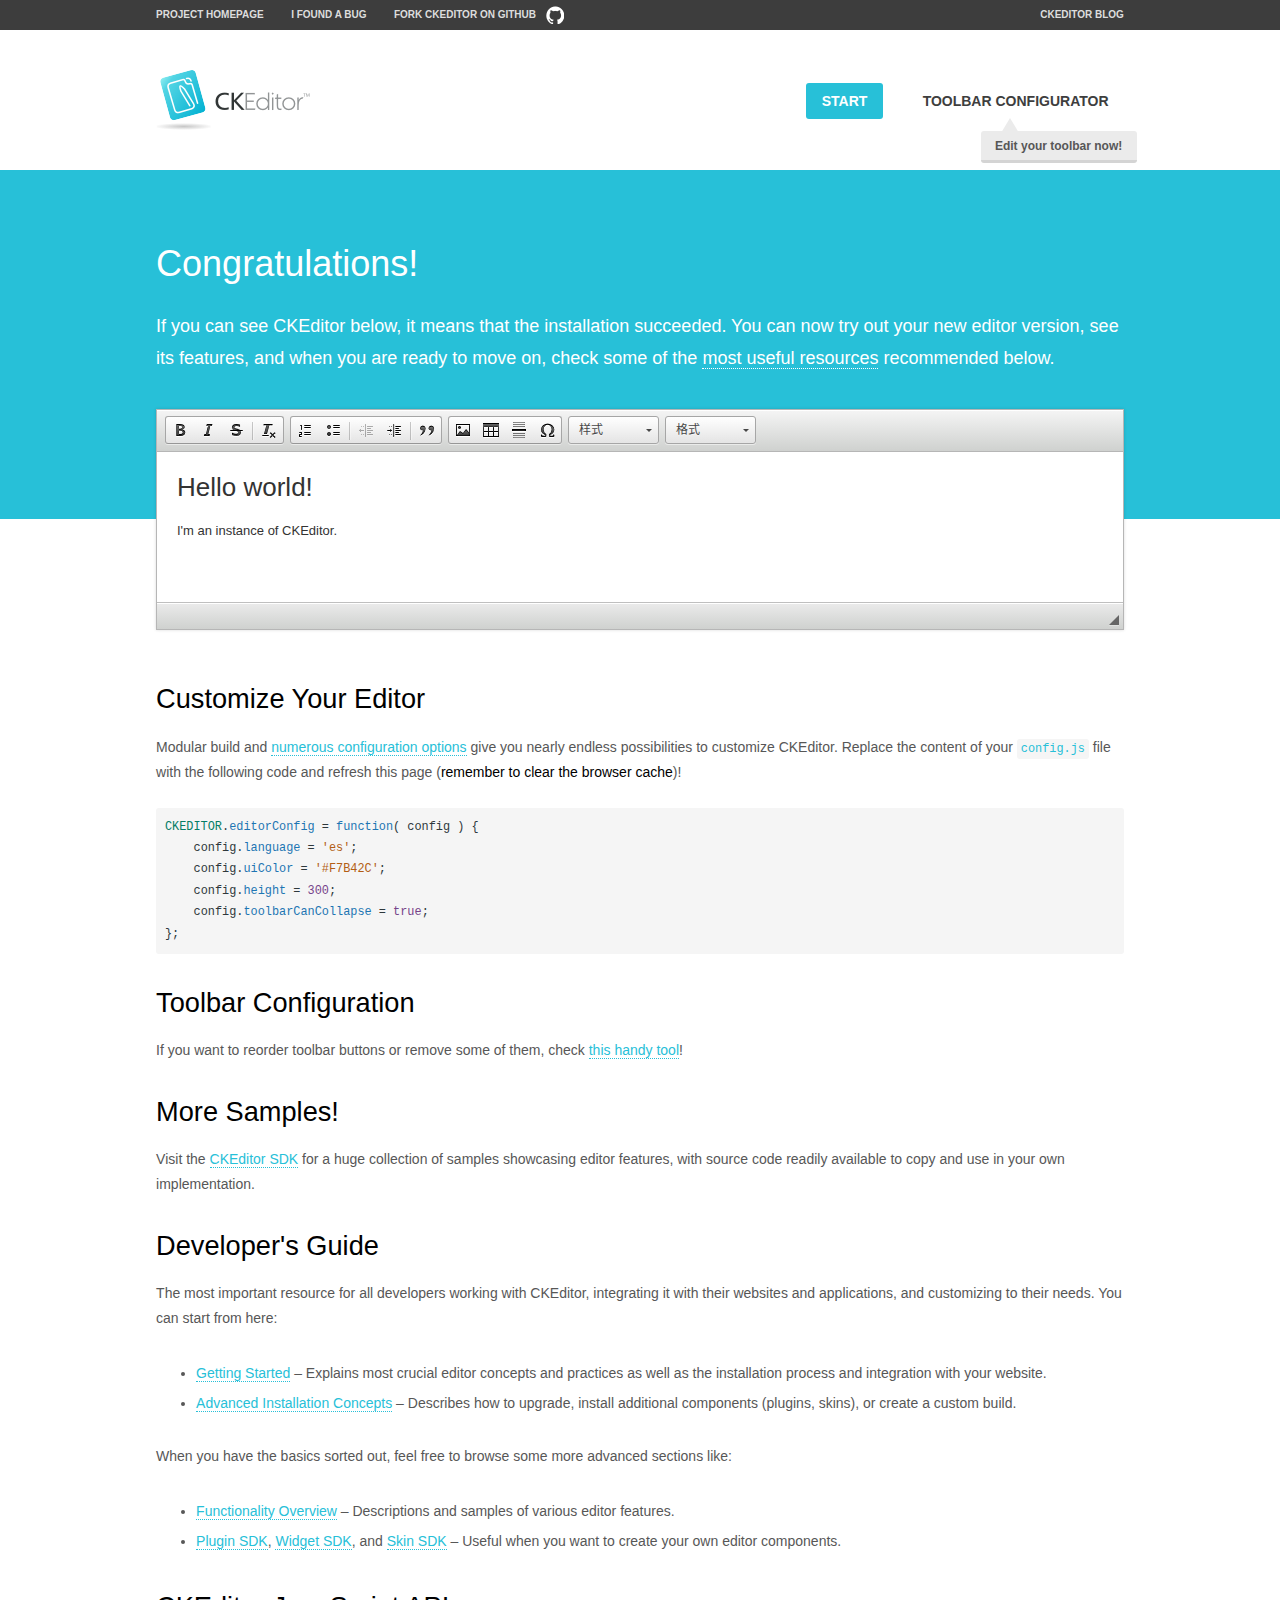
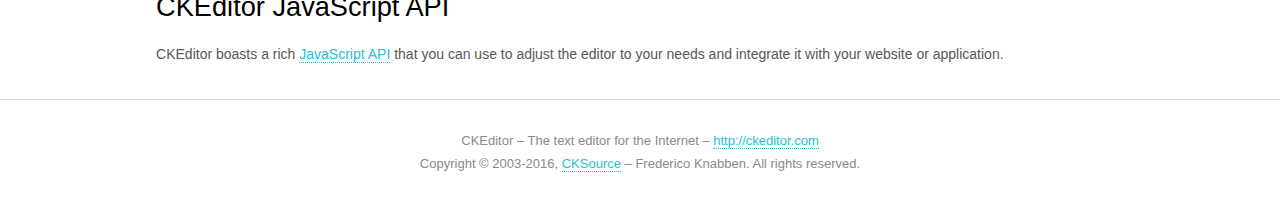
<file: static/js/ckeditor/samples/index.html>
<!DOCTYPE html>
<!--
Copyright (c) 2003-2016, CKSource - Frederico Knabben. All rights reserved.
For licensing, see LICENSE.md or http://ckeditor.com/license
-->
<html>
<head>
	<meta charset="utf-8">
	<title>CKEditor Sample</title>
	<script src="../ckeditor.js"></script>
	<script src="js/sample.js"></script>
	<link rel="stylesheet" href="css/samples.css">
	<link rel="stylesheet" href="toolbarconfigurator/lib/codemirror/neo.css">
</head>
<body id="main">

<nav class="navigation-a">
	<div class="grid-container">
		<ul class="navigation-a-left grid-width-70">
			<li><a href="http://ckeditor.com">Project Homepage</a></li>
			<li><a href="http://dev.ckeditor.com/">I found a bug</a></li>
			<li><a href="http://github.com/ckeditor/ckeditor-dev" class="icon-pos-right icon-navigation-a-github">Fork CKEditor on GitHub</a></li>
		</ul>
		<ul class="navigation-a-right grid-width-30">
			<li><a href="http://ckeditor.com/blog-list">CKEditor Blog</a></li>
		</ul>
	</div>
</nav>

<header class="header-a">
	<div class="grid-container">
		<h1 class="header-a-logo grid-width-30">
			<a href="index.html"><img src="img/logo.png" alt="CKEditor Sample"></a>
		</h1>

		<nav class="navigation-b grid-width-70">
			<ul>
				<li><a href="index.html" class="button-a button-a-background">Start</a></li>
				<li><a href="toolbarconfigurator/index.html" class="button-a">Toolbar configurator <span class="balloon-a balloon-a-nw">Edit your toolbar now!</span></a></li>
			</ul>
		</nav>
	</div>
</header>

<main>
	<div class="adjoined-top">
		<div class="grid-container">
			<div class="content grid-width-100">
				<h1>Congratulations!</h1>
				<p>
					If you can see CKEditor below, it means that the installation succeeded.
					You can now try out your new editor version, see its features, and when you are ready to move on, check some of the <a href="#sample-customize">most useful resources</a> recommended below.
				</p>
			</div>
		</div>
	</div>
	<div class="adjoined-bottom">
		<div class="grid-container">
			<div class="grid-width-100">
				<div id="editor">
					<h1>Hello world!</h1>
					<p>I'm an instance of <a href="http://ckeditor.com">CKEditor</a>.</p>
				</div>
			</div>
		</div>
	</div>

	<div class="grid-container">
		<div class="content grid-width-100">
			<section id="sample-customize">
				<h2>Customize Your Editor</h2>
				<p>Modular build and <a href="http://docs.ckeditor.com/#!/guide/dev_configuration">numerous configuration options</a> give you nearly endless possibilities to customize CKEditor. Replace the content of your <code><a href="../config.js">config.js</a></code> file with the following code and refresh this page (<strong>remember to clear the browser cache</strong>)!</p>
		<pre class="cm-s-neo CodeMirror"><code><span style="padding-right: 0.1px;"><span class="cm-variable">CKEDITOR</span>.<span class="cm-property">editorConfig</span> <span class="cm-operator">=</span> <span class="cm-keyword">function</span>( <span class="cm-def">config</span> ) {</span>
<span style="padding-right: 0.1px;"><span class="cm-tab">	</span><span class="cm-variable-2">config</span>.<span class="cm-property">language</span> <span class="cm-operator">=</span> <span class="cm-string">'es'</span>;</span>
<span style="padding-right: 0.1px;"><span class="cm-tab">	</span><span class="cm-variable-2">config</span>.<span class="cm-property">uiColor</span> <span class="cm-operator">=</span> <span class="cm-string">'#F7B42C'</span>;</span>
<span style="padding-right: 0.1px;"><span class="cm-tab">	</span><span class="cm-variable-2">config</span>.<span class="cm-property">height</span> <span class="cm-operator">=</span> <span class="cm-number">300</span>;</span>
<span style="padding-right: 0.1px;"><span class="cm-tab">	</span><span class="cm-variable-2">config</span>.<span class="cm-property">toolbarCanCollapse</span> <span class="cm-operator">=</span> <span class="cm-atom">true</span>;</span>
<span style="padding-right: 0.1px;">};</span></code></pre>
			</section>

			<section>
				<h2>Toolbar Configuration</h2>
				<p>If you want to reorder toolbar buttons or remove some of them, check <a href="toolbarconfigurator/index.html">this handy tool</a>!</p>
			</section>

			<section>
				<h2>More Samples!</h2>
				<p>Visit the <a href="http://sdk.ckeditor.com">CKEditor SDK</a> for a huge collection of samples showcasing editor features, with source code readily available to copy and use in your own implementation.</p>
			</section>

			<section>
				<h2>Developer's Guide</h2>
				<p>The most important resource for all developers working with CKEditor, integrating it with their websites and applications, and customizing to their needs. You can start from here:</p>
				<ul>
					<li><a href="http://docs.ckeditor.com/#!/guide/dev_installation">Getting Started</a> &ndash; Explains most crucial editor concepts and practices as well as the installation process and integration with your website.</li>
					<li><a href="http://docs.ckeditor.com/#!/guide/dev_advanced_installation">Advanced Installation Concepts</a> &ndash; Describes how to upgrade, install additional components (plugins, skins), or create a custom build.</li>
				</ul>
					<p>When you have the basics sorted out, feel free to browse some more advanced sections like:</p>
				<ul>
					<li><a href="http://docs.ckeditor.com/#!/guide/dev_features">Functionality Overview</a> &ndash; Descriptions and samples of various editor features.</li>
					<li><a href="http://docs.ckeditor.com/#!/guide/plugin_sdk_intro">Plugin SDK</a>, <a href="http://docs.ckeditor.com/#!/guide/widget_sdk_intro">Widget SDK</a>, and <a href="http://docs.ckeditor.com/#!/guide/skin_sdk_intro">Skin SDK</a> &ndash; Useful when you want to create your own editor components.</li>
				</ul>
			</section>

			<section>
				<h2>CKEditor JavaScript API</h2>
				<p>CKEditor boasts a rich <a href="http://docs.ckeditor.com/#!/api">JavaScript API</a> that you can use to adjust the editor to your needs and integrate it with your website or application.</p>
			</section>
		</div>
	</div>
</main>

<footer class="footer-a grid-container">
	<div class="grid-container">
		<p class="grid-width-100">
			CKEditor &ndash; The text editor for the Internet &ndash; <a class="samples" href="http://ckeditor.com/">http://ckeditor.com</a>
		</p>
		<p class="grid-width-100" id="copy">
			Copyright &copy; 2003-2016, <a class="samples" href="http://cksource.com/">CKSource</a> &ndash; Frederico Knabben. All rights reserved.
		</p>
	</div>
</footer>
<script>
	initSample();
</script>

</body>
</html>
</file>
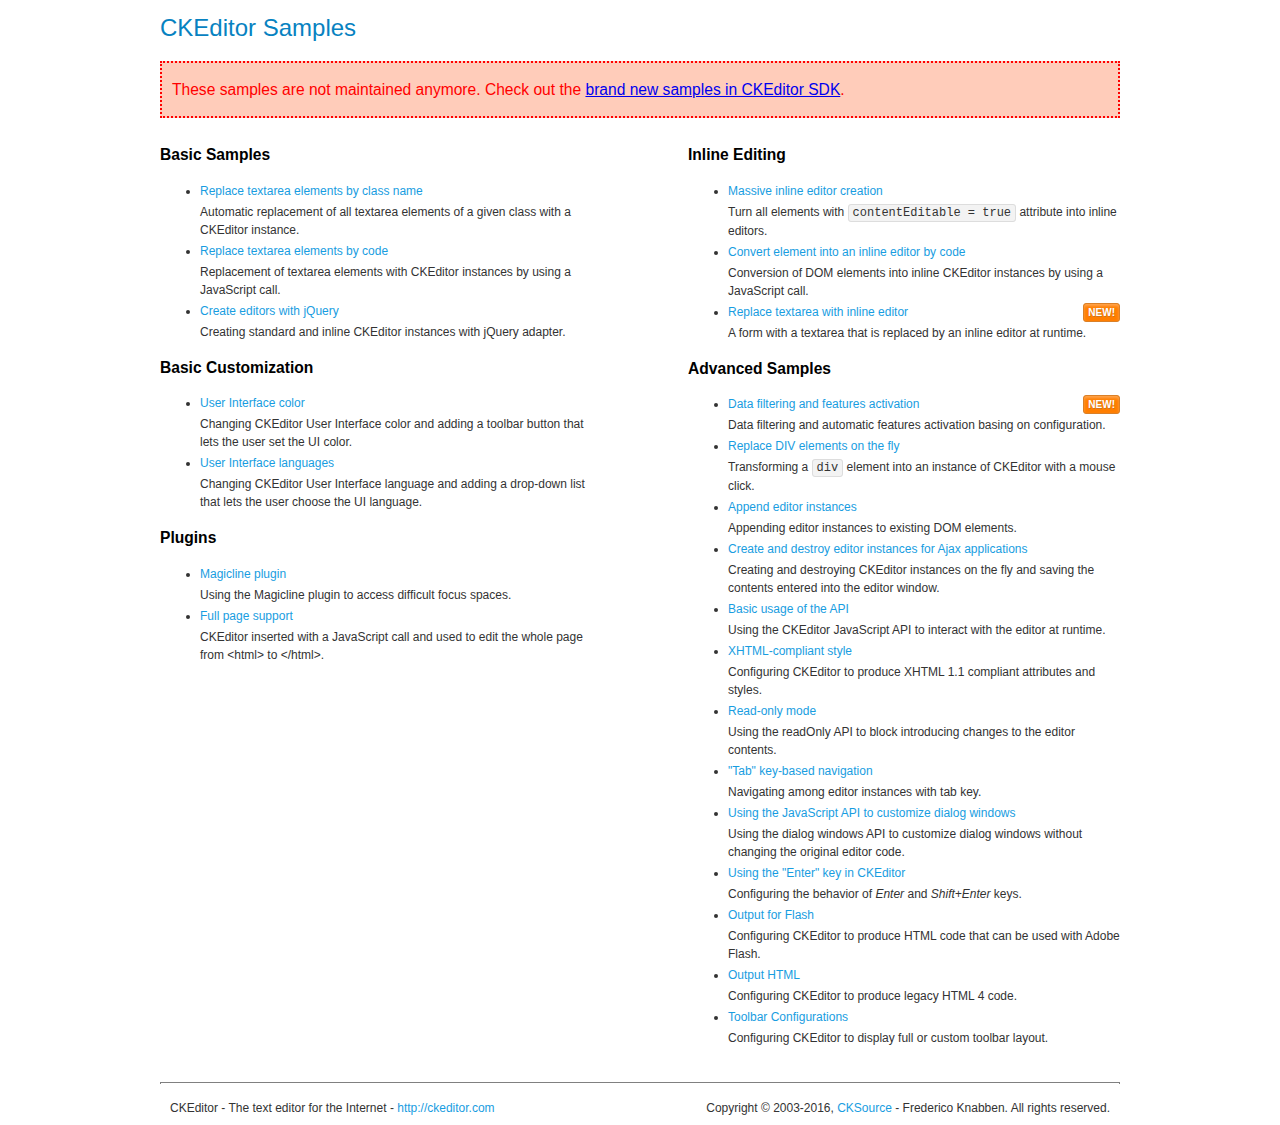
<file: static/js/ckeditor/samples/old/index.html>
<!DOCTYPE html>
<!--
Copyright (c) 2003-2016, CKSource - Frederico Knabben. All rights reserved.
For licensing, see LICENSE.md or http://ckeditor.com/license
-->
<html>
<head>
	<meta charset="utf-8">
	<title>CKEditor Samples</title>
	<link rel="stylesheet" href="sample.css">
</head>
<body>
	<h1 class="samples">
		CKEditor Samples
	</h1>
	<div class="warning deprecated">
		These samples are not maintained anymore. Check out the <a href="http://sdk.ckeditor.com/">brand new samples in CKEditor SDK</a>.
	</div>
	<div class="twoColumns">
		<div class="twoColumnsLeft">
			<h2 class="samples">
				Basic Samples
			</h2>
			<dl class="samples">
				<dt><a class="samples" href="replacebyclass.html">Replace textarea elements by class name</a></dt>
				<dd>Automatic replacement of all textarea elements of a given class with a CKEditor instance.</dd>

				<dt><a class="samples" href="replacebycode.html">Replace textarea elements by code</a></dt>
				<dd>Replacement of textarea elements with CKEditor instances by using a JavaScript call.</dd>

				<dt><a class="samples" href="jquery.html">Create editors with jQuery</a></dt>
				<dd>Creating standard and inline CKEditor instances with jQuery adapter.</dd>
			</dl>

			<h2 class="samples">
				Basic Customization
			</h2>
			<dl class="samples">
				<dt><a class="samples" href="uicolor.html">User Interface color</a></dt>
				<dd>Changing CKEditor User Interface color and adding a toolbar button that lets the user set the UI color.</dd>

				<dt><a class="samples" href="uilanguages.html">User Interface languages</a></dt>
				<dd>Changing CKEditor User Interface language and adding a drop-down list that lets the user choose the UI language.</dd>
			</dl>


			<h2 class="samples">Plugins</h2>
<dl class="samples">
<dt><a class="samples" href="magicline/magicline.html">Magicline plugin</a></dt>
<dd>Using the Magicline plugin to access difficult focus spaces.</dd>

<dt><a class="samples" href="wysiwygarea/fullpage.html">Full page support</a></dt>
<dd>CKEditor inserted with a JavaScript call and used to edit the whole page from &lt;html&gt; to &lt;/html&gt;.</dd>
</dl>
		</div>
		<div class="twoColumnsRight">
			<h2 class="samples">
				Inline Editing
			</h2>
			<dl class="samples">
				<dt><a class="samples" href="inlineall.html">Massive inline editor creation</a></dt>
				<dd>Turn all elements with <code>contentEditable = true</code> attribute into inline editors.</dd>

				<dt><a class="samples" href="inlinebycode.html">Convert element into an inline editor by code</a></dt>
				<dd>Conversion of DOM elements into inline CKEditor instances by using a JavaScript call.</dd>

				<dt><a class="samples" href="inlinetextarea.html">Replace textarea with inline editor</a> <span class="new">New!</span></dt>
				<dd>A form with a textarea that is replaced by an inline editor at runtime.</dd>

				
			</dl>

			<h2 class="samples">
				Advanced Samples
			</h2>
			<dl class="samples">
				<dt><a class="samples" href="datafiltering.html">Data filtering and features activation</a> <span class="new">New!</span></dt>
				<dd>Data filtering and automatic features activation basing on configuration.</dd>

				<dt><a class="samples" href="divreplace.html">Replace DIV elements on the fly</a></dt>
				<dd>Transforming a <code>div</code> element into an instance of CKEditor with a mouse click.</dd>

				<dt><a class="samples" href="appendto.html">Append editor instances</a></dt>
				<dd>Appending editor instances to existing DOM elements.</dd>

				<dt><a class="samples" href="ajax.html">Create and destroy editor instances for Ajax applications</a></dt>
				<dd>Creating and destroying CKEditor instances on the fly and saving the contents entered into the editor window.</dd>

				<dt><a class="samples" href="api.html">Basic usage of the API</a></dt>
				<dd>Using the CKEditor JavaScript API to interact with the editor at runtime.</dd>

				<dt><a class="samples" href="xhtmlstyle.html">XHTML-compliant style</a></dt>
				<dd>Configuring CKEditor to produce XHTML 1.1 compliant attributes and styles.</dd>

				<dt><a class="samples" href="readonly.html">Read-only mode</a></dt>
				<dd>Using the readOnly API to block introducing changes to the editor contents.</dd>

				<dt><a class="samples" href="tabindex.html">"Tab" key-based navigation</a></dt>
				<dd>Navigating among editor instances with tab key.</dd>


				
<dt><a class="samples" href="dialog/dialog.html">Using the JavaScript API to customize dialog windows</a></dt>
<dd>Using the dialog windows API to customize dialog windows without changing the original editor code.</dd>

<dt><a class="samples" href="enterkey/enterkey.html">Using the &quot;Enter&quot; key in CKEditor</a></dt>
<dd>Configuring the behavior of <em>Enter</em> and <em>Shift+Enter</em> keys.</dd>

<dt><a class="samples" href="htmlwriter/outputforflash.html">Output for Flash</a></dt>
<dd>Configuring CKEditor to produce HTML code that can be used with Adobe Flash.</dd>

<dt><a class="samples" href="htmlwriter/outputhtml.html">Output HTML</a></dt>
<dd>Configuring CKEditor to produce legacy HTML 4 code.</dd>

<dt><a class="samples" href="toolbar/toolbar.html">Toolbar Configurations</a></dt>
<dd>Configuring CKEditor to display full or custom toolbar layout.</dd>

			</dl>
		</div>
	</div>
	<div id="footer">
		<hr>
		<p>
			CKEditor - The text editor for the Internet - <a class="samples" href="http://ckeditor.com/">http://ckeditor.com</a>
		</p>
		<p id="copy">
			Copyright &copy; 2003-2016, <a class="samples" href="http://cksource.com/">CKSource</a> - Frederico Knabben. All rights reserved.
		</p>
	</div>
</body>
</html>
</file>
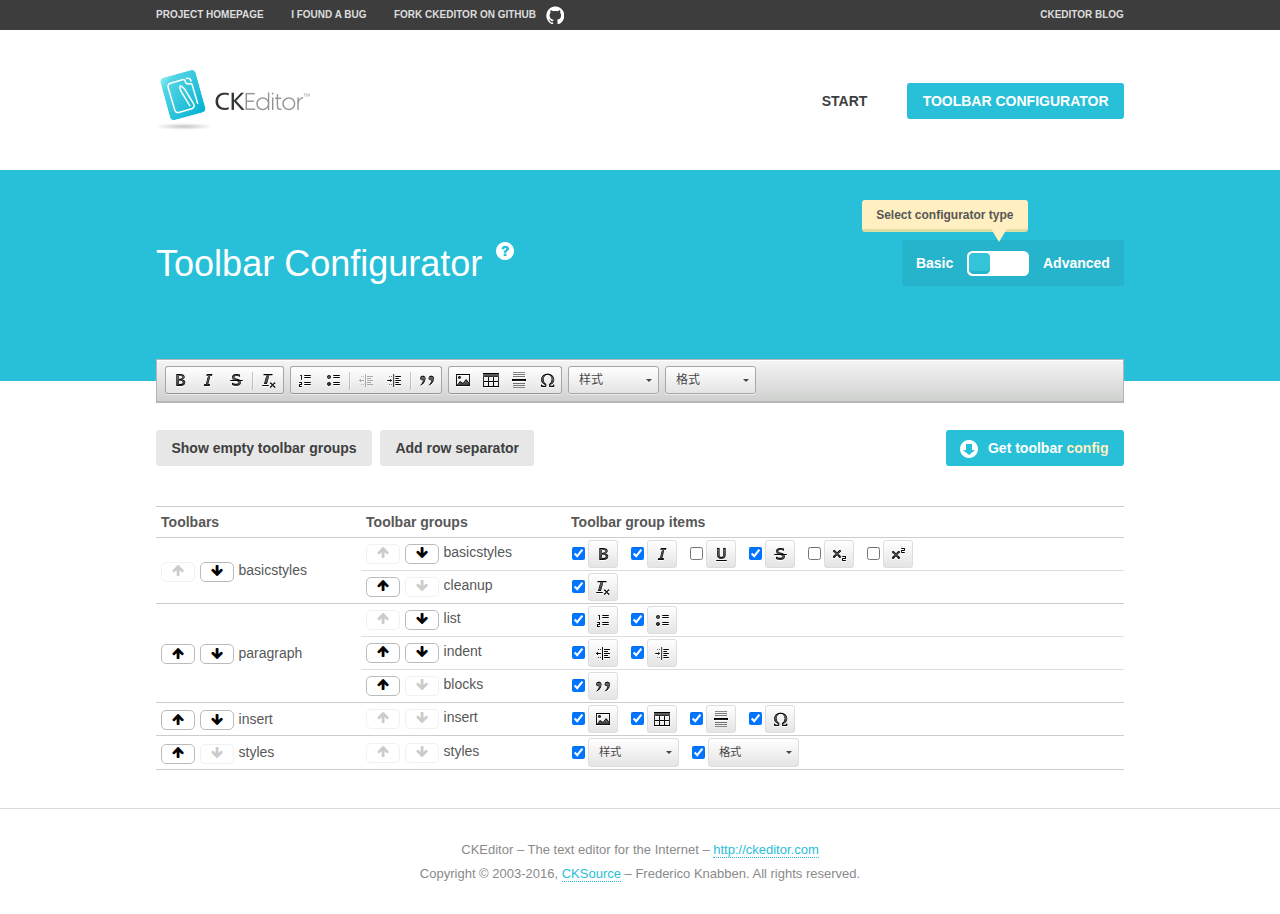
<file: static/js/ckeditor/samples/toolbarconfigurator/index.html>
<!DOCTYPE html>
<!--
Copyright (c) 2003-2016, CKSource - Frederico Knabben. All rights reserved.
For licensing, see LICENSE.md or http://ckeditor.com/license
-->
<!--[if IE 8]><html class="ie8"><![endif]-->
<!--[if gt IE 8]><html><![endif]-->
<!--[if !IE]><!--><html><!--<![endif]-->
<head>
	<meta charset="utf-8">
	<title>Toolbar Configurator</title>
	<script src="../../ckeditor.js"></script>
	<script>
		if ( CKEDITOR.env.ie && CKEDITOR.env.version < 9 )
			CKEDITOR.tools.enableHtml5Elements( document );
	</script>
	<link rel="stylesheet" href="lib/codemirror/codemirror.css">
	<link rel="stylesheet" href="lib/codemirror/show-hint.css">
	<link rel="stylesheet" href="lib/codemirror/neo.css">
	<link rel="stylesheet" href="css/fontello.css">
	<link rel="stylesheet" href="../css/samples.css">
</head>
<body id="toolbar">

<nav class="navigation-a">
	<div class="grid-container">
		<ul class="navigation-a-left grid-width-70">
			<li><a href="http://ckeditor.com">Project Homepage</a></li>
			<li><a href="http://dev.ckeditor.com/">I found a bug</a></li>
			<li><a href="http://github.com/ckeditor/ckeditor-dev" class="icon-pos-right icon-navigation-a-github">Fork CKEditor on GitHub</a></li>
		</ul>
		<ul class="navigation-a-right grid-width-30">
			<li><a href="http://ckeditor.com/blog-list">CKEditor Blog</a></li>
		</ul>
	</div>
</nav>

<header class="header-a">
	<div class="grid-container">
		<h1 class="header-a-logo grid-width-30">
			<a href="../index.html"><img src="../img/logo.png" alt="CKEditor Logo"></a>
		</h1>
		<nav class="navigation-b grid-width-70">
			<ul>
				<li><a href="../index.html"  class="button-a">Start</a></li>
				<li><a href="index.html"  class="button-a button-a-background">Toolbar configurator</a></li>
			</ul>
		</nav>
	</div>
</header>

<main>
	<div class="adjoined-top">
		<div class="grid-container">
			<div class="content grid-width-100">
				<div class="grid-container-nested">
					<h1 class="grid-width-60">
						Toolbar Configurator
						<a href="#help-content" type="button" title="Configurator help" id="help" class="button-a button-a-background button-a-no-text icon-pos-left icon-question-mark">Help</a>
					</h1>

					<div class="grid-width-40 grid-switch-magic">
						<div class="switch">
							<span class="balloon-a balloon-a-se">Select configurator type</span>
							<input type="radio" name="radio" data-num="1" id="radio-basic" />
							<input type="radio" name="radio" data-num="2" id="radio-advanced" />
							<label data-for="1" for="radio-basic">Basic</label>
							<span class="switch-inner">
								<span class="handler"></span>
							</span>
							<label data-for="2" for="radio-advanced">Advanced</label>
						</div>
					</div>
				</div>
			</div>
		</div>
	</div>
	<div class="adjoined-bottom">
		<div class="grid-container">
			<div class="grid-width-100">
				<div class="editors-container">
					<div id="editor-basic"></div>
					<div id="editor-advanced"></div>
				</div>
			</div>
		</div>
	</div>

	<div class="grid-container configurator">
		<div class="content grid-width-100">
			<div class="configurator">
				<div>
					<div id="toolbarModifierWrapper"></div>
				</div>
			</div>
		</div>
	</div>

	<div id="help-content">
		<div class="grid-container">
			<div class="grid-width-100">
				<h2>What Am I Doing Here?</h2>

				<div class="grid-container grid-container-nested">
					<div class="basic">
						<div class="grid-width-50">
							<p>Arrange <a href="http://docs.ckeditor.com/#!/api/CKEDITOR.config-cfg-toolbarGroups">toolbar groups</a>, toggle <a href="http://docs.ckeditor.com/#!/api/CKEDITOR.config-cfg-removeButtons">button visibility</a> according to your needs and get your toolbar configuration.</p>
							<p>You can replace the content of the <a href="../../config.js"><code>config.js</code></a> file with the generated configuration. If you already set some configuration options you will need to merge both configurations.</p>
						</div>
						<div class="grid-width-50">
							<p>Read more about different ways of <a href="http://docs.ckeditor.com/#!/guide/dev_configuration">setting configuration</a> and do not forget about <strong>clearing browser cache</strong>.</p>
							<p>Arranging toolbar groups is the recommended way of configuring the toolbar, but if you need more freedom you can use the <a href="#advanced">advanced configurator</a>.</p>
						</div>
					</div>
					<div class="advanced" style="display: none;">
						<div class="grid-width-50">
							<p>With this code editor you can edit your <a href="http://docs.ckeditor.com/#!/api/CKEDITOR.config-cfg-toolbar">toolbar configuration</a> live.</p>
							<p>You can replace the content of the <a href="../../config.js"><code>config.js</code></a> file with the generated configuration. If you already set some configuration options you will need to merge both configurations.</p>
						</div>
						<div class="grid-width-50">
							<p>Read more about different ways of <a href="http://docs.ckeditor.com/#!/guide/dev_configuration">setting configuration</a> and do not forget about <strong>clearing browser cache</strong>.</p>
						</div>
					</div>
				</div>

				<p class="grid-container grid-container-nested">
					<button type="button" class="help-content-close grid-width-100 button-a button-a-background">Got it. Let's play!</button>
				</p>
			</div>
		</div>
	</div>
</main>

<footer class="footer-a grid-container">
	<p class="grid-width-100">
		CKEditor &ndash; The text editor for the Internet &ndash; <a class="samples" href="http://ckeditor.com/">http://ckeditor.com</a>
	</p>
	<p class="grid-width-100" id="copy">
		Copyright &copy; 2003-2016, <a class="samples" href="http://cksource.com/">CKSource</a> &ndash; Frederico Knabben. All rights reserved.
	</p>
</footer>

<script src="lib/codemirror/codemirror.js"></script>
<script src="lib/codemirror/javascript.js"></script>
<script src="lib/codemirror/show-hint.js"></script>

<script src="js/fulltoolbareditor.js"></script>
<script src="js/abstracttoolbarmodifier.js"></script>
<script src="js/toolbarmodifier.js"></script>
<script src="js/toolbartextmodifier.js"></script>
<script src="../js/sf.js"></script>

<script>
	( function() {
		'use strict';

		var mode = ( window.location.hash.substr( 1 ) === 'advanced' ) ? 'advanced' : 'basic',
			configuratorSection = CKEDITOR.document.findOne( 'main > .grid-container.configurator' ),
			basicInstruction = CKEDITOR.document.findOne( '#help-content .basic' ),
			advancedInstruction = CKEDITOR.document.findOne( '#help-content .advanced' ),

			// Configurator mode switcher.
			modeSwitchBasic = CKEDITOR.document.getById( 'radio-basic' ),
			modeSwitchAdvanced = CKEDITOR.document.getById( 'radio-advanced' );

		// Initial setup
		function updateSwitcher() {
			if ( mode === 'advanced' ) {
				modeSwitchAdvanced.$.checked = true;
			} else {
				modeSwitchBasic.$.checked = true;
			}
		}

		updateSwitcher();

		CKEDITOR.document.getWindow().on( 'hashchange', function( e ) {
			var hash = window.location.hash.substr( 1 );
			if ( !( hash === 'advanced' || hash === 'basic' ) ) {
				return;
			}
			mode = hash;
			onToolbarsDone( mode );
		} );

		CKEDITOR.document.getWindow().on( 'resize', function() {
			updateToolbar( ( mode === 'basic' ? toolbarModifier : toolbarTextModifier )[ 'editorInstance' ] );
		} );

		function onRefresh( modifier ) {
			modifier = modifier || this;

			if ( mode === 'basic' && modifier instanceof ToolbarConfigurator.ToolbarTextModifier ) {
				return;
			}

			// CodeMirror container becomes visible, so we need to refresh and to avoid rendering problems.
			if ( mode === 'advanced' && modifier instanceof ToolbarConfigurator.ToolbarTextModifier ) {
				modifier.codeContainer.refresh();
			}

			updateToolbar( modifier.editorInstance );
		}

		function updateToolbar( editor ) {
			var editorContainer = editor.container;

			// Not always editor is loaded.
			if ( !editorContainer ) {
				return;
			}

			var displayStyle = editorContainer.getStyle( 'display' );

			editorContainer.setStyle( 'display', 'block' );

			var newHeight = editorContainer.getSize( 'height' );

			var newMarginTop = parseInt( editorContainer.getComputedStyle( 'margin-top' ), 10 );
			newMarginTop = ( isNaN( newMarginTop ) ? 0 : Number( newMarginTop ) );

			var newMarginBottom = parseInt( editorContainer.getComputedStyle( 'margin-bottom' ), 10 );
			newMarginBottom = ( isNaN( newMarginBottom ) ? 0 : Number( newMarginBottom ) );

			var result = newHeight + newMarginTop + newMarginBottom;

			editorContainer.setStyle( 'display', displayStyle );

			editor.container.getAscendant( 'div' ).setStyle( 'height', result + 'px' );
		}

		var toolbarModifier = new ToolbarConfigurator.ToolbarModifier( 'editor-basic' );

		var done = 0;
		toolbarModifier.init( onToolbarInit );
		toolbarModifier.onRefresh = onRefresh;

		CKEDITOR.document.getById( 'toolbarModifierWrapper' ).append( toolbarModifier.mainContainer );

		var toolbarTextModifier = new ToolbarConfigurator.ToolbarTextModifier( 'editor-advanced' );
		toolbarTextModifier.init( onToolbarInit );
		toolbarTextModifier.onRefresh = onRefresh;

		function onToolbarInit() {
			if ( ++done === 2 ) {
				onToolbarsDone();

				positionSticky.watch( CKEDITOR.document.findOne( '.toolbar' ), function() {
					return mode === 'advanced';
				} );
			}
		}

		function onToolbarsDone() {
			if ( mode === 'basic' ) {
				toggleModeBasic( false );
			} else {
				toggleModeAdvanced( false );
			}

			updateSwitcher();

			setTimeout( function() {
				CKEDITOR.document.findOne( '.editors-container' ).addClass( 'active' );
				CKEDITOR.document.findOne( '#toolbarModifierWrapper' ).addClass( 'active' );
			}, 200 );
		}

		CKEDITOR.document.getById( 'toolbarModifierWrapper' ).append( toolbarTextModifier.mainContainer );

		function toogleModeSwitch( onElement, offElement, onModifier, offModifier ) {
			onElement.addClass( 'fancy-button-active' );
			offElement.removeClass( 'fancy-button-active' );

			onModifier.showUI();
			offModifier.hideUI();
		}

		function toggleModeBasic( callOnRefresh ) {
			callOnRefresh = ( callOnRefresh !== false );
			mode = 'basic';
			window.location.hash = '#basic';
			toogleModeSwitch( modeSwitchBasic, modeSwitchAdvanced, toolbarModifier, toolbarTextModifier );

			configuratorSection.removeClass( 'freed-width' );
			basicInstruction.show();
			advancedInstruction.hide();

			callOnRefresh && onRefresh( toolbarModifier );
		}

		function toggleModeAdvanced( callOnRefresh ) {
			callOnRefresh = ( callOnRefresh !== false );
			mode = 'advanced';
			window.location.hash = '#advanced';
			toogleModeSwitch( modeSwitchAdvanced, modeSwitchBasic, toolbarTextModifier, toolbarModifier );

			configuratorSection.addClass( 'freed-width' );
			advancedInstruction.show();
			basicInstruction.hide();

			callOnRefresh && onRefresh( toolbarTextModifier );
		}

		modeSwitchBasic.on( 'click', toggleModeBasic );
		modeSwitchAdvanced.on( 'click', toggleModeAdvanced );

		//
		// Position:sticky for the toolbar.
		//

		// Will make elements behave like they were styled with position:sticky.
		var positionSticky = {
			// Store object: {
			// 		element: CKEDITOR.dom.element, // Element which will float.
			// 		placeholder: CKEDITOR.dom.element, // Placeholder which is place to prevent page bounce.
			// 		isFixed: boolean // Whether element float now.
			// }
			watched: [],

			active: [],

			staticContainer: null,

			init: function() {
				var element = CKEDITOR.dom.element.createFromHtml(
					'<div class="staticContainer">' +
						'<div class="grid-container" >' +
							'<div class="grid-width-100">' +
								'<div class="inner"></div>' +
							'</div>' +
						'</div>' +
					'</div>' );

				this.staticContainer = element.findOne( '.inner' );

				CKEDITOR.document.getBody().append( element );
			},

			watch: function( element, preventFunc ) {
				this.watched.push( {
					element: element,
					placeholder: new CKEDITOR.dom.element( 'div' ),
					isFixed: false,
					preventFunc: preventFunc
				} );
			},

			checkAll: function() {
				for ( var i = 0; i < this.watched.length; i++ ) {
					this.check( this.watched[ i ] );
				}
			},

			check: function( element ) {
				var isFixed = element.isFixed;
				var shouldBeFixed = this.shouldBeFixed( element );

				// Nothing to be done.
				if ( isFixed === shouldBeFixed ) {
					return;
				}

				var placeholder = element.placeholder;

				if ( isFixed ) {
					// Unfixing.

					element.element.insertBefore( placeholder );
					placeholder.remove();

					element.element.removeStyle( 'margin' );

					this.active.splice( CKEDITOR.tools.indexOf( this.active, element ), 1 );

				} else {
					// Fixing.
					placeholder.setStyle( 'width', element.element.getSize( 'width' ) + 'px' );
					placeholder.setStyle( 'height', element.element.getSize( 'height' ) + 'px' );
					placeholder.setStyle( 'margin-bottom', element.element.getComputedStyle( 'margin-bottom' ) );
					placeholder.setStyle( 'display', element.element.getComputedStyle( 'display' ) );
					placeholder.insertAfter( element.element );

					this.staticContainer.append( element.element );

					this.active.push( element );
				}

				element.isFixed = !element.isFixed;
			},

			shouldBeFixed: function( element ) {
				if ( element.preventFunc && element.preventFunc() ) {
					return false;
				}

				// If element is already fixed we are checking it's placeholder.
				var related = ( element.isFixed ? element.placeholder : element.element ),
					clientRect = related.$.getBoundingClientRect(),
					staticHeight = this.staticContainer.getSize('height' ),
					elemHeight = element.element.getSize( 'height' );

				if ( element.isFixed ) {
					return ( clientRect.top + elemHeight < staticHeight );
				} else {
					return ( clientRect.top < staticHeight );
				}
			}
		};

		positionSticky.init();

		CKEDITOR.document.getWindow().on( 'scroll',
			new CKEDITOR.tools.eventsBuffer( 100, positionSticky.checkAll, positionSticky ).input
		);

		// Make the toolbar sticky.
		positionSticky.watch( CKEDITOR.document.findOne( '.editors-container' ) );

		// Help button and help-content.
		( function() {
			var helpButton = CKEDITOR.document.getById( 'help' ),
				helpContent = CKEDITOR.document.getById( 'help-content' );

			// Don't show help button on IE8 because it's unsupported by Pico Modal.
			if ( CKEDITOR.env.ie && CKEDITOR.env.version == 8 ) {
				helpButton.hide();
			} else {
				// Display help modal when the button is clicked.
				helpButton.on( 'click', function( evt ) {
					SF.modal( {
						// Clone modal content from DOM.
						content: helpContent.getHtml(),

						afterCreate: function( modal ) {
							// Enable modal content button to close the modal.
							new CKEDITOR.dom.element( modal.modalElem() ).findOne( '.help-content-close' ).once( 'click', modal.close );
						}
					} ).show();
				} );
			}
		} )();
	} )();
</script>
</body>
</html>
</file>
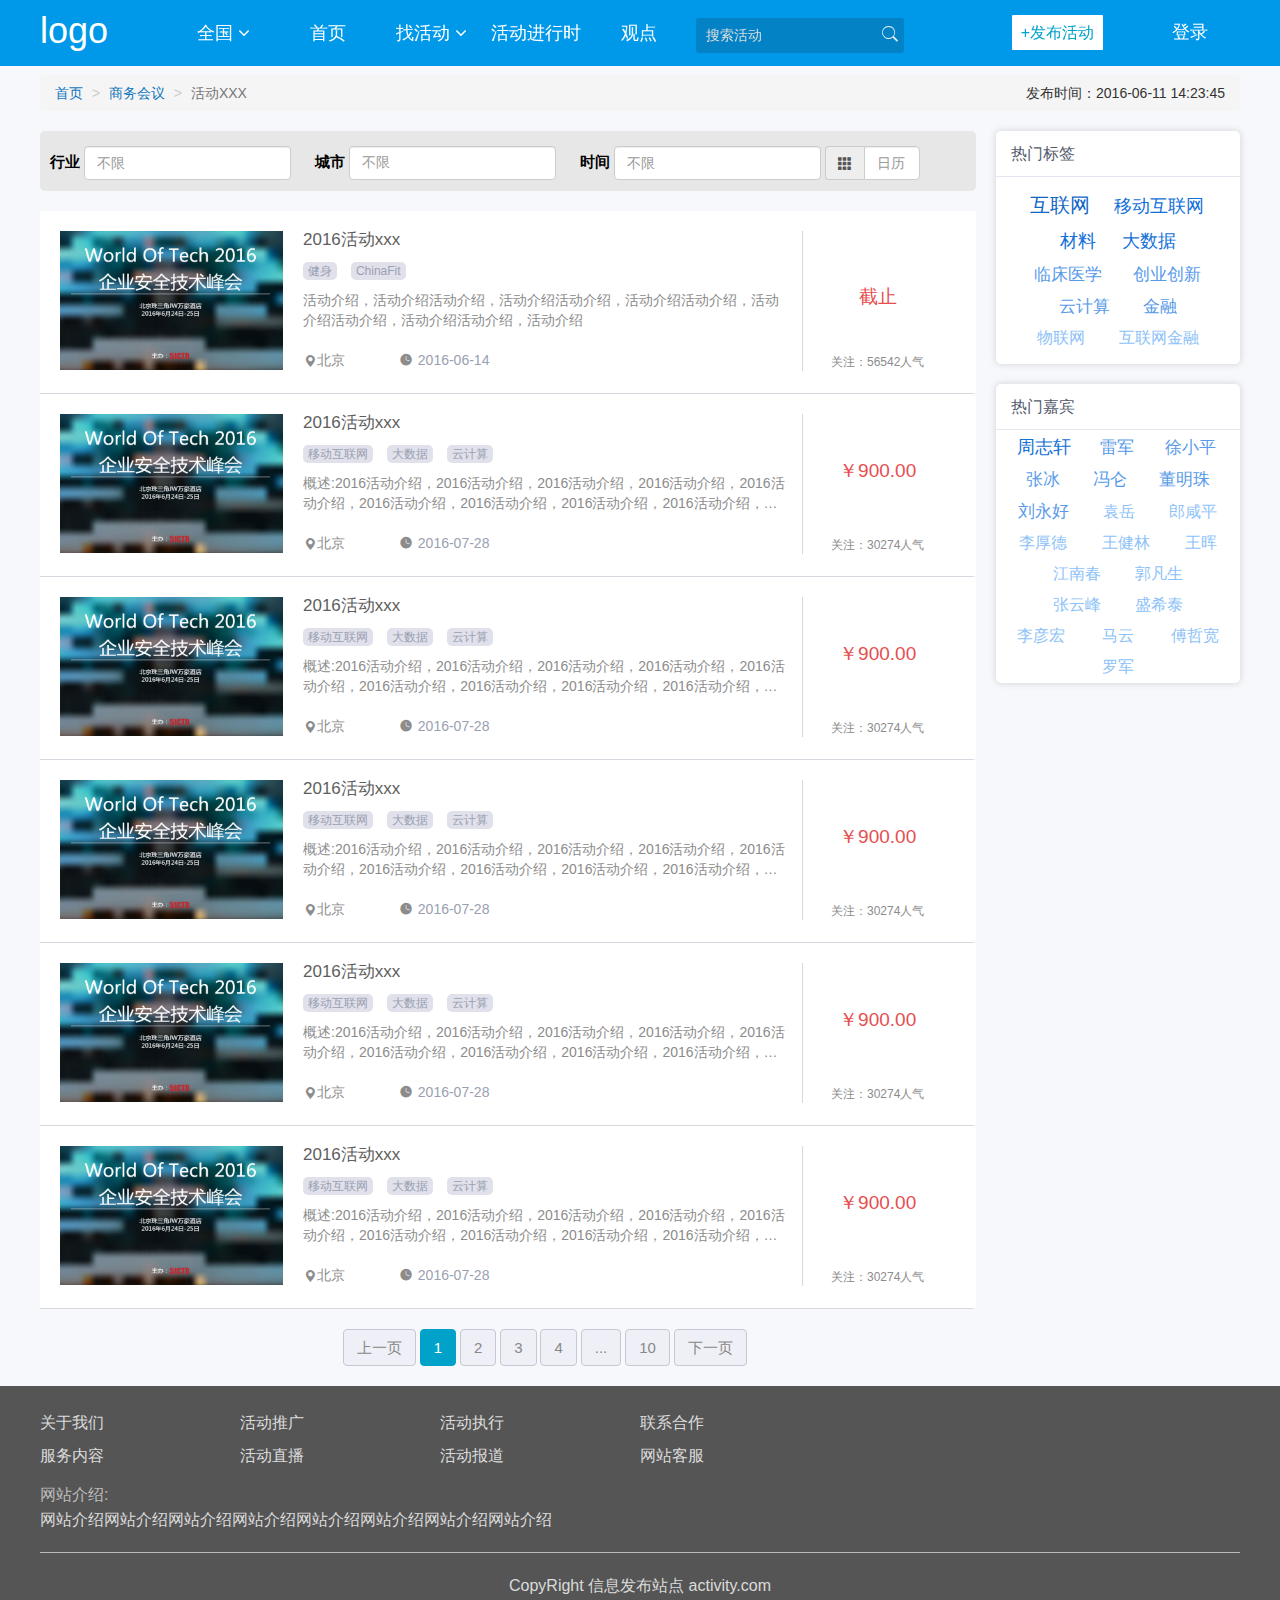
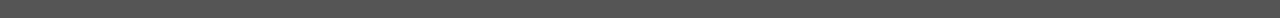
<file: activity_category.html>
<!DOCTYPE html>
<html>
<head>
    <meta charset="UTF-8">
    <title></title>
	<link href="./static/css/bootstrap.min.css" rel="stylesheet" />
    <link href="./static/css/bootstrap-datepicker3.css" rel="stylesheet" />
    
    <link href="./static/css/font-awesome.min.css" rel="stylesheet">
    <link rel="stylesheet" href="./static/css/base.css">
	<link rel="stylesheet" href="./static/css/activityList.css"/>
	<link rel="stylesheet" href="./static/css/jqcloud.css" >

    <script src="./static/js/com.js"></script>
</head>
<style>
</style>
<body>



<script type="text/javascript">util.topnav()</script>


	<div class="content">
		<div class="container">
			<ol class="breadcrumb">
				<li><a href="index.html">首页</a></li>
				<li><a href="./activity_category.html">商务会议</a></li>
				<li class="active">活动XXX</li>
				<span style="float: right;">发布时间：2016-06-11 14:23:45</span>
			</ol>
			<div class="content_left">
				<form class="form-inline activity_title" role="form">
					<div class="form-group classify">
						<label for="category">行业</label>
						 <input type="text" class="form-control" id="category" placeholder="不限">
						 <ul class="meeting_cat">
							<li><a href="#" title="business">不限</a></li>

							<li><a title="it" href="#">IT互联网</a></li>

							<li><a title="medical" href="#">医疗医学</a></li>

							<li><a title="energy" href="#">能源化工</a></li>

							<li><a title="finance" href="#">金融财经</a></li>

							<li><a title="agricultur" href="#">农林牧渔</a></li>

							<li><a title="edutrain" href="#">教育培训</a></li>

							<li><a title="manufact" href="#">加工制造</a></li>

							<li><a title="realestate" href="#">地产建筑</a></li>

							<li><a title="culmedia" href="#">文化传媒</a></li>

							<li><a title="servindust" href="#">服务行业</a></li>

							<li><a title="tralogist" href="#">交通物流</a></li>

							<li><a title="trade" href="#">其它行业</a></li>

						</ul>
					</div>
					<div class="form-group">
						<label for="city">城市</label>
						<!-- citi select start -->

						<link href="./static/js/cityselect/station.css" rel="stylesheet" type="text/css">
						<script src="./static/js/jquery-1.12.4.min.js" type="text/javascript"></script>
						<script src="./static/js/cityselect/station_name.js" type="text/javascript"></script>
						<script src="./static/js/cityselect/favorite_name.js" type="text/javascript"></script>
						<script src="./static/js/cityselect/city_name.js" type="text/javascript"></script>
						<input name="fromStation" id="fromStation" type="hidden" /> <input name="fromStationText"
							maxlength="15" value="不限" id="fromStationText" class="input_20txt_gray form-control"
							type="text" />
						<div style="top: 0; left: 0; z-index: 1000; POSITION: absolute;">
							<div style="overflow: hidden; left: 323px; top: 90.5px; display: none;" id="form_cities">
								<div id="top_cities">简码/汉字或↑↓</div>
								<div id="panel_cities"></div>
								<div style="display: block; font-size: 12px !important;" id="flip_cities">
									«&nbsp;向前&nbsp;&nbsp;&nbsp;&nbsp;&nbsp;&nbsp;
									<a href="" class="cityflip" onclick="city_showlist(1);return false;">向后&nbsp;»</a>
								</div>
							</div>
						</div>

						<div style="top: 0; left: 0; z-index: 1000; POSITION: absolute;">
							<div style="overflow: hidden; display: none; left: 323px; top: 90.5px;" id="form_cities2">
								<div id="top_cities1"></div>
								<div id="panel_cities2"></div>
							</div>
						</div>
						<!--city select end -->


					</div>
					<div class="form-group">
						<label for="m_date">时间</label>
						 <input type="text" class="form-control" id="m_date" placeholder="不限">
						<ul class="meeting_time">
							<li class="rencent"><a class="select" href="/">不限</a> <a title="13" href="#">最近一周</a>
								<a title="14" href="#">最近一月</a> <a title="15" href="#">最近三月</a></li>

							<li><span>2016年</span> <a title="06" href="#">06月</a> <a title="07" href="#">07月</a>

								<a title="08" href="#">08月</a> <a title="09" href="#">09月</a> <a title="10"
									href="#">10月</a> <a title="11" href="#">11月</a> <a title="12" href="#">12月</a></li>

							<li><span>2017年</span> <a title="01" href="#">01月</a> <a title="02" href="#">02月</a>

								<a title="03" href="#">03月</a> <a title="04" href="#">04月</a> <a title="05"
									href="#">05月</a></li>

						</ul>
						<div class="input-group date" style="width:95px">
							<span class="input-group-addon ">
								<i class="glyphicon glyphicon-th"></i>
							</span>
							<input type="text" class="form-control " placeholder="日历">
							
						</div>
					</div>

					<!-- <button type="submit" class="btn btn-default">查找</button> -->
				</form>
				
				
				<div class="all_events" style="float: left; margin-top: 80px">
					<div class='col-sm-12 col-xs-12 meeting_list' >
						<div class='col-sm-3 col-xs-3'>
							<a href='./activity_detail.html' target="_blank">
								<img width='100%' src='./static/img/activity_sample.jpg'
									alt='2016活动xxx' />
							</a>
						</div>

						<div class='col-sm-7 col-xs-7 detail'>
							<h3 class='meeting_name'>
								<a href="./activity_detail.html" target="_blank">2016活动xxx</a>
							</h3>
							<p class='meeting_tag'>

								<a target="_blank" href="./activity_tags.html">健身</a>

								<a target="_blank" href="./activity_tags.html">ChinaFit</a>

							</p>
							<p class='meeting_des'>活动介绍，活动介绍活动介绍，活动介绍活动介绍，活动介绍活动介绍，活动介绍活动介绍，活动介绍活动介绍，活动介绍	</p>
							<p class='addr'>
								<span>
									<a href='/beijing/' target="_blank">
										<font class='m_iconfont'>&#xe609;</font>北京
									</a>
								</span>
								<span>
									<font style='color: #8C8C8C; font-size: 16px;' class='m_iconfont'>&#xe608;&nbsp;</font>2016-06-14
								</span>
							</p>
						</div>

						<!--标准-->

						<div class="col-sm-2 col-xs-2 price text-center">
							<p style="line-height: 80px">
								<span>截止</span>
							</p>
							<p>关注：56542人气</p>
						</div>
					</div>

					<div class='col-sm-12 col-xs-12 meeting_list' >
						<div class='col-sm-3 col-xs-3'>
							<a href='/event-4320114.html' target="_blank">

								<img width='100%' src='./static/img/activity_sample.jpg'
									alt='2016活动xxx' />

							</a>
						</div>

						<div class='col-sm-7 col-xs-7 detail'>
							<h3 class='meeting_name'>
								<a href="/event-4320114.html" target="_blank">2016活动xxx</a>
							</h3>
							<p class='meeting_tag'>

								<a target="_blank" href="./activity_tags.html">移动互联网</a>

								<a target="_blank" href="./activity_tags.html">大数据</a>

								<a target="_blank" href="./activity_tags.html">云计算</a>

							</p>
							<p class='meeting_des'>概述:2016活动介绍，2016活动介绍，2016活动介绍，2016活动介绍，2016活动介绍，2016活动介绍，2016活动介绍，2016活动介绍，2016活动介绍，2016活动介绍，</p>
							<p class='addr'>
								<span>
									<a href='/beijing/' target="_blank">
										<font class='m_iconfont'>&#xe609;</font>北京
									</a>
								</span>
								<span>
									<font style='color: #8C8C8C; font-size: 16px;' class='m_iconfont'>&#xe608;&nbsp;</font>2016-07-28
								</span>
							</p>
						</div>

						<!--标准-->

						<div class="col-sm-2 col-xs-2 price text-center">
							<p>
								<br />
								<span>￥900.00</span>
								<br />

							</p>
							<p>关注：30274人气</p>
						</div>

					</div>
					
					<div class='col-sm-12 col-xs-12 meeting_list' >
						<div class='col-sm-3 col-xs-3'>
							<a href='/event-4320114.html' target="_blank">

								<img width='100%' src='./static/img/activity_sample.jpg'
									alt='2016活动xxx' />

							</a>
						</div>

						<div class='col-sm-7 col-xs-7 detail'>
							<h3 class='meeting_name'>
								<a href="/event-4320114.html" target="_blank">2016活动xxx</a>
							</h3>
							<p class='meeting_tag'>

								<a target="_blank" href="./activity_tags.html">移动互联网</a>

								<a target="_blank" href="./activity_tags.html">大数据</a>

								<a target="_blank" href="./activity_tags.html">云计算</a>

							</p>
							<p class='meeting_des'>概述:2016活动介绍，2016活动介绍，2016活动介绍，2016活动介绍，2016活动介绍，2016活动介绍，2016活动介绍，2016活动介绍，2016活动介绍，2016活动介绍，</p>
							<p class='addr'>
								<span>
									<a href='/beijing/' target="_blank">
										<font class='m_iconfont'>&#xe609;</font>北京
									</a>
								</span>
								<span>
									<font style='color: #8C8C8C; font-size: 16px;' class='m_iconfont'>&#xe608;&nbsp;</font>2016-07-28
								</span>
							</p>
						</div>

						<!--标准-->

						<div class="col-sm-2 col-xs-2 price text-center">
							<p>
								<br />
								<span>￥900.00</span>
								<br />

							</p>
							<p>关注：30274人气</p>
						</div>

					</div>
					
					<div class='col-sm-12 col-xs-12 meeting_list' >
						<div class='col-sm-3 col-xs-3'>
							<a href='/event-4320114.html' target="_blank">

								<img width='100%' src='./static/img/activity_sample.jpg'
									alt='2016活动xxx' />

							</a>
						</div>

						<div class='col-sm-7 col-xs-7 detail'>
							<h3 class='meeting_name'>
								<a href="/event-4320114.html" target="_blank">2016活动xxx</a>
							</h3>
							<p class='meeting_tag'>

								<a target="_blank" href="./activity_tags.html">移动互联网</a>

								<a target="_blank" href="./activity_tags.html">大数据</a>

								<a target="_blank" href="./activity_tags.html">云计算</a>

							</p>
							<p class='meeting_des'>概述:2016活动介绍，2016活动介绍，2016活动介绍，2016活动介绍，2016活动介绍，2016活动介绍，2016活动介绍，2016活动介绍，2016活动介绍，2016活动介绍，</p>
							<p class='addr'>
								<span>
									<a href='/beijing/' target="_blank">
										<font class='m_iconfont'>&#xe609;</font>北京
									</a>
								</span>
								<span>
									<font style='color: #8C8C8C; font-size: 16px;' class='m_iconfont'>&#xe608;&nbsp;</font>2016-07-28
								</span>
							</p>
						</div>

						<!--标准-->

						<div class="col-sm-2 col-xs-2 price text-center">
							<p>
								<br />
								<span>￥900.00</span>
								<br />

							</p>
							<p>关注：30274人气</p>
						</div>

					</div>
					
					<div class='col-sm-12 col-xs-12 meeting_list' >
						<div class='col-sm-3 col-xs-3'>
							<a href='/event-4320114.html' target="_blank">

								<img width='100%' src='./static/img/activity_sample.jpg'
									alt='2016活动xxx' />

							</a>
						</div>

						<div class='col-sm-7 col-xs-7 detail'>
							<h3 class='meeting_name'>
								<a href="/event-4320114.html" target="_blank">2016活动xxx</a>
							</h3>
							<p class='meeting_tag'>

								<a target="_blank" href="./activity_tags.html">移动互联网</a>

								<a target="_blank" href="./activity_tags.html">大数据</a>

								<a target="_blank" href="./activity_tags.html">云计算</a>

							</p>
							<p class='meeting_des'>概述:2016活动介绍，2016活动介绍，2016活动介绍，2016活动介绍，2016活动介绍，2016活动介绍，2016活动介绍，2016活动介绍，2016活动介绍，2016活动介绍，</p>
							<p class='addr'>
								<span>
									<a href='/beijing/' target="_blank">
										<font class='m_iconfont'>&#xe609;</font>北京
									</a>
								</span>
								<span>
									<font style='color: #8C8C8C; font-size: 16px;' class='m_iconfont'>&#xe608;&nbsp;</font>2016-07-28
								</span>
							</p>
						</div>

						<!--标准-->

						<div class="col-sm-2 col-xs-2 price text-center">
							<p>
								<br />
								<span>￥900.00</span>
								<br />

							</p>
							<p>关注：30274人气</p>
						</div>

					</div>
					
					<div class='col-sm-12 col-xs-12 meeting_list' >
						<div class='col-sm-3 col-xs-3'>
							<a href='/event-4320114.html' target="_blank">

								<img width='100%' src='./static/img/activity_sample.jpg'
									alt='2016活动xxx' />

							</a>
						</div>

						<div class='col-sm-7 col-xs-7 detail'>
							<h3 class='meeting_name'>
								<a href="/event-4320114.html" target="_blank">2016活动xxx</a>
							</h3>
							<p class='meeting_tag'>

								<a target="_blank" href="./activity_tags.html">移动互联网</a>

								<a target="_blank" href="./activity_tags.html">大数据</a>

								<a target="_blank" href="./activity_tags.html">云计算</a>

							</p>
							<p class='meeting_des'>概述:2016活动介绍，2016活动介绍，2016活动介绍，2016活动介绍，2016活动介绍，2016活动介绍，2016活动介绍，2016活动介绍，2016活动介绍，2016活动介绍，</p>
							<p class='addr'>
								<span>
									<a href='/beijing/' target="_blank">
										<font class='m_iconfont'>&#xe609;</font>北京
									</a>
								</span>
								<span>
									<font style='color: #8C8C8C; font-size: 16px;' class='m_iconfont'>&#xe608;&nbsp;</font>2016-07-28
								</span>
							</p>
						</div>

						<!--标准-->

						<div class="col-sm-2 col-xs-2 price text-center">
							<p>
								<br />
								<span>￥900.00</span>
								<br />

							</p>
							<p>关注：30274人气</p>
						</div>

					</div>

				</div><!-- end all meeting -->
				
				
				
			</div>
			<div class=" content_right">
				<div class="fixed_div content_right_child">
					

					<div class="hot_theme">
						<p>热门标签</p>
						<div id="hot_tags" class="jqcloud" style="padding: 10px;">

							<span>
								<a target="_blank" href="tag" lang="116">互联网</a>
							</span>

							<span>
								<a target="_blank" href="tag" lang="95">移动互联网</a>
							</span>

							<span>
								<a target="_blank" href="tag" lang="94">材料</a>
							</span>

							<span>
								<a target="_blank" href="tag" lang="93">大数据</a>
							</span>

							<span>
								<a target="_blank" href="tag" lang="71">临床医学</a>
							</span>

							<span>
								<a target="_blank" href="tag" lang="67">创业创新</a>
							</span>

							<span>
								<a target="_blank" href="tag" lang="60">云计算</a>
							</span>

							<span>
								<a target="_blank" href="tag" lang="59">金融</a>
							</span>

							<span>
								<a target="_blank" href="tag" lang="54">物联网</a>
							</span>

							<span>
								<a target="_blank" href="tag" lang="53">互联网金融</a>
							</span>

						</div>
					</div>
					<div class="hot_theme">
						<p>热门嘉宾</p>
						<div id="hot_guests" class="jqcloud">

							<span>
								<a target="_blank" href='#' lang="23">周志轩</a>
							</span>

							<span>
								<a target="_blank" href='#' lang="19">雷军</a>
							</span>

							<span>
								<a target="_blank" href='#' lang="17">徐小平</a>
							</span>

							<span>
								<a target="_blank" href='#' lang="17">张冰</a>
							</span>

							<span>
								<a target="_blank" href='#' lang="16">冯仑</a>
							</span>

							<span>
								<a target="_blank" href='#' lang="15">董明珠</a>
							</span>

							<span>
								<a target="_blank" href='#' lang="15">刘永好</a>
							</span>

							<span>
								<a target="_blank" href='#' lang="14">袁岳</a>
							</span>

							<span>
								<a target="_blank" href='#' lang="13">郎咸平</a>
							</span>

							<span>
								<a target="_blank" href='#' lang="13">李厚德</a>
							</span>

							<span>
								<a target="_blank" href='#' lang="12">王健林</a>
							</span>

							<span>
								<a target="_blank" href='#' lang="12">王晖</a>
							</span>

							<span>
								<a target="_blank" href='#' lang="12">江南春</a>
							</span>

							<span>
								<a target="_blank" href='#' lang="12">郭凡生</a>
							</span>

							<span>
								<a target="_blank" href='#' lang="12">张云峰</a>
							</span>

							<span>
								<a target="_blank" href='#' lang="12">盛希泰</a>
							</span>

							<span>
								<a target="_blank" href='#' lang="11">李彦宏</a>
							</span>

							<span>
								<a target="_blank" href='#' lang="11">马云</a>
							</span>

							<span>
								<a target="_blank" href='#' lang="11">傅哲宽</a>
							</span>

							<span>
								<a target="_blank" href='#' lang="11">罗军</a>
							</span>

						</div>
					</div>
					
				</div>
			</div>
		</div>
	</div>




	<!-- footer html template -->
<script type="text/javascript">
  util.paginationhtml();
  util.footerhtml()
  </script>

  <script src="./static/js/jquery-1.12.4.min.js"></script>
  <script src="./static/js/bootstrap.min.js"></script>
  <script src="./static/js/bootstrap-datepicker.min.js"></script>
    <script src="./static/js/bootstrap-datepicker.zh-CN.min.js"></script>
  <script src="./static/js/jquery.lazyload.min.js"></script>
  <script src="./static/js/index.js"></script>
  <script src="./static/js/activityList.js"></script> 
  <script src="./static/js/jqcloud-1.0.4.min.js"></script>   



<script type="text/javascript">
/// 右侧 停靠
var right_child=$(".content_right").offset().top-66;// 减去固定导航栏高度66px
var child_width=$(".content_right").width()
$.event.add(window, "scroll", function() {
    var sTop=document.documentElement.scrollTop+document.body.scrollTop;
    if(sTop>=right_child){
        $(".content_right_child").css({position:"fixed",top:"70px","z-index":"1000","width":child_width})
    }else{
        $(".content_right_child").css({position:"","width":'',"top":''})
    }
});
// 日期
$('.date').datepicker({
  language: "zh-CN",
  format: "dd",
  autoclose: true,
});


$("#hot_tags a").each(function (i) {
    var size=$("#hot_tags a")[0].lang/10
    $($("#hot_tags span")[i]).addClass("w"+parseInt($("#hot_tags a")[i].lang/size))
})
$("#hot_guests a").each(function (i) {
    var size=$("#hot_guests a")[0].lang/8
    $($("#hot_guests span")[i]).addClass("w"+parseInt($("#hot_guests a")[i].lang/size))
})

</script>
</body>
</html>
</file>
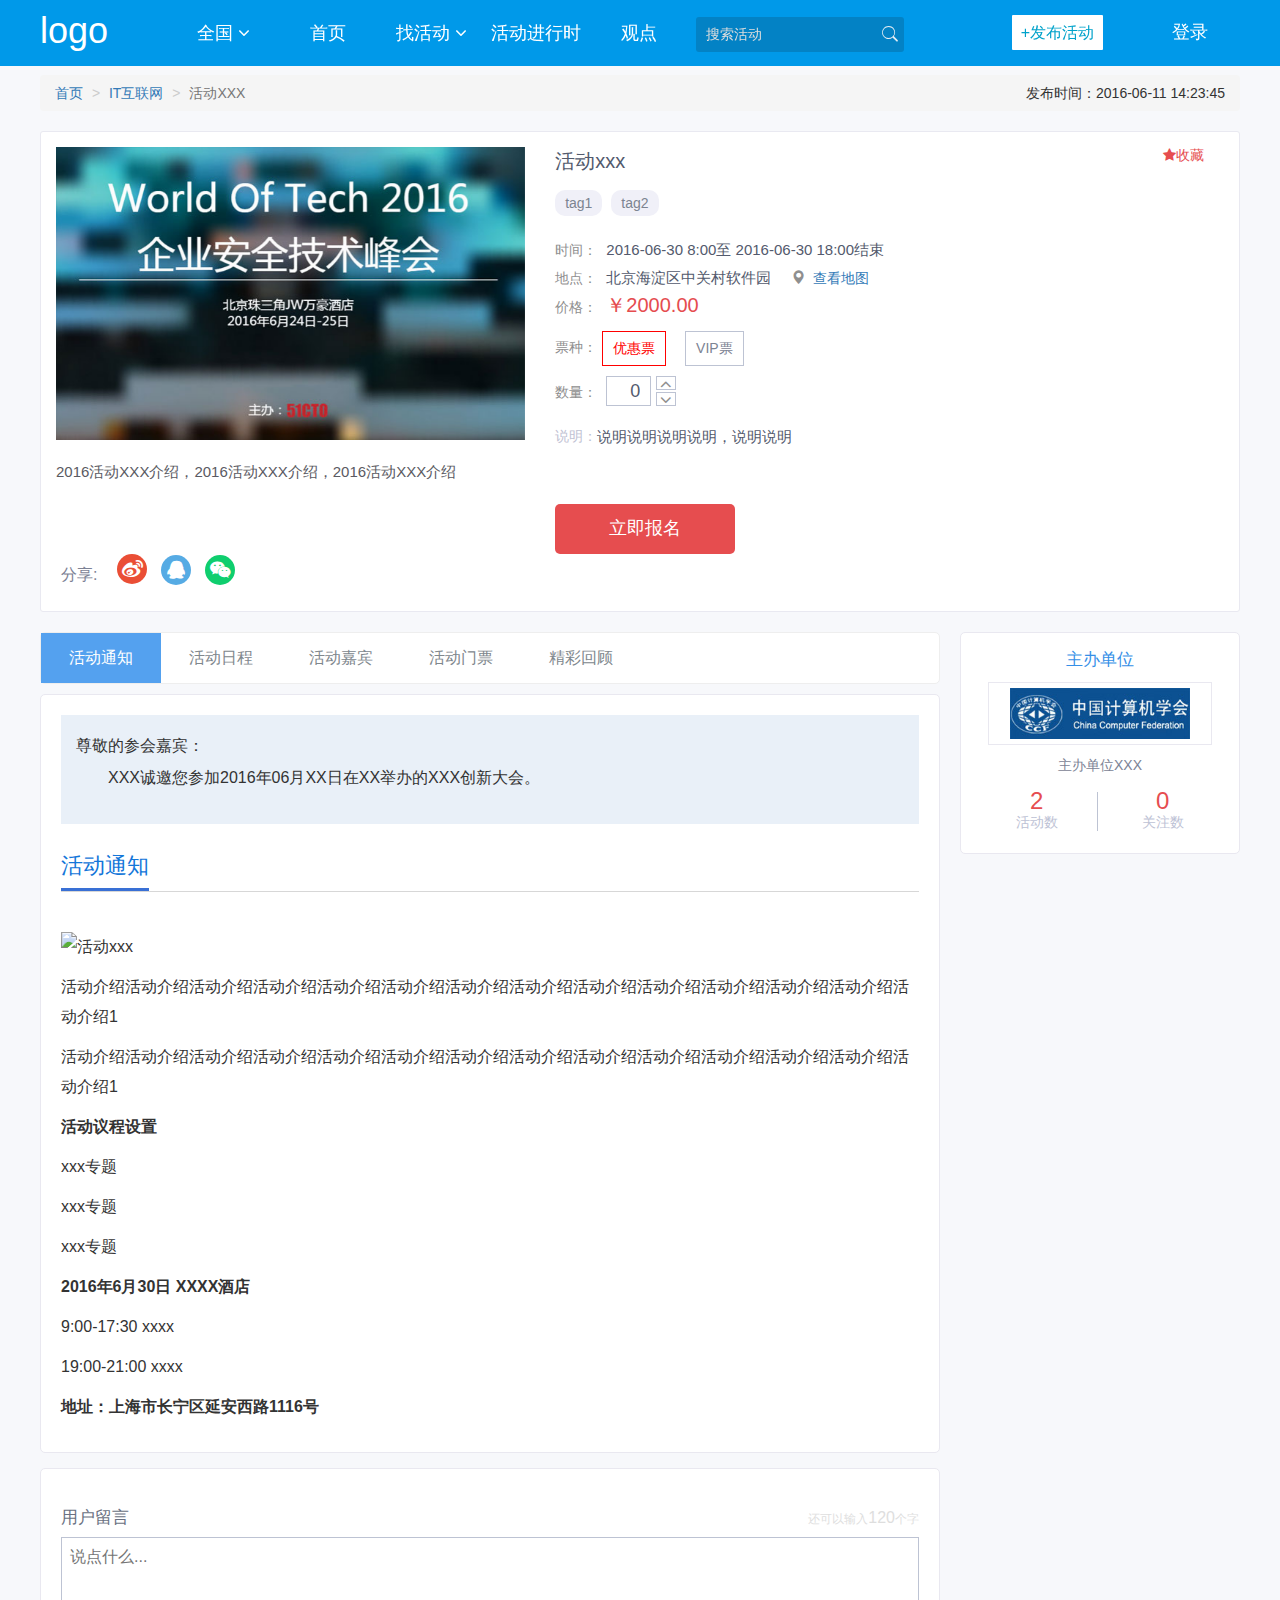
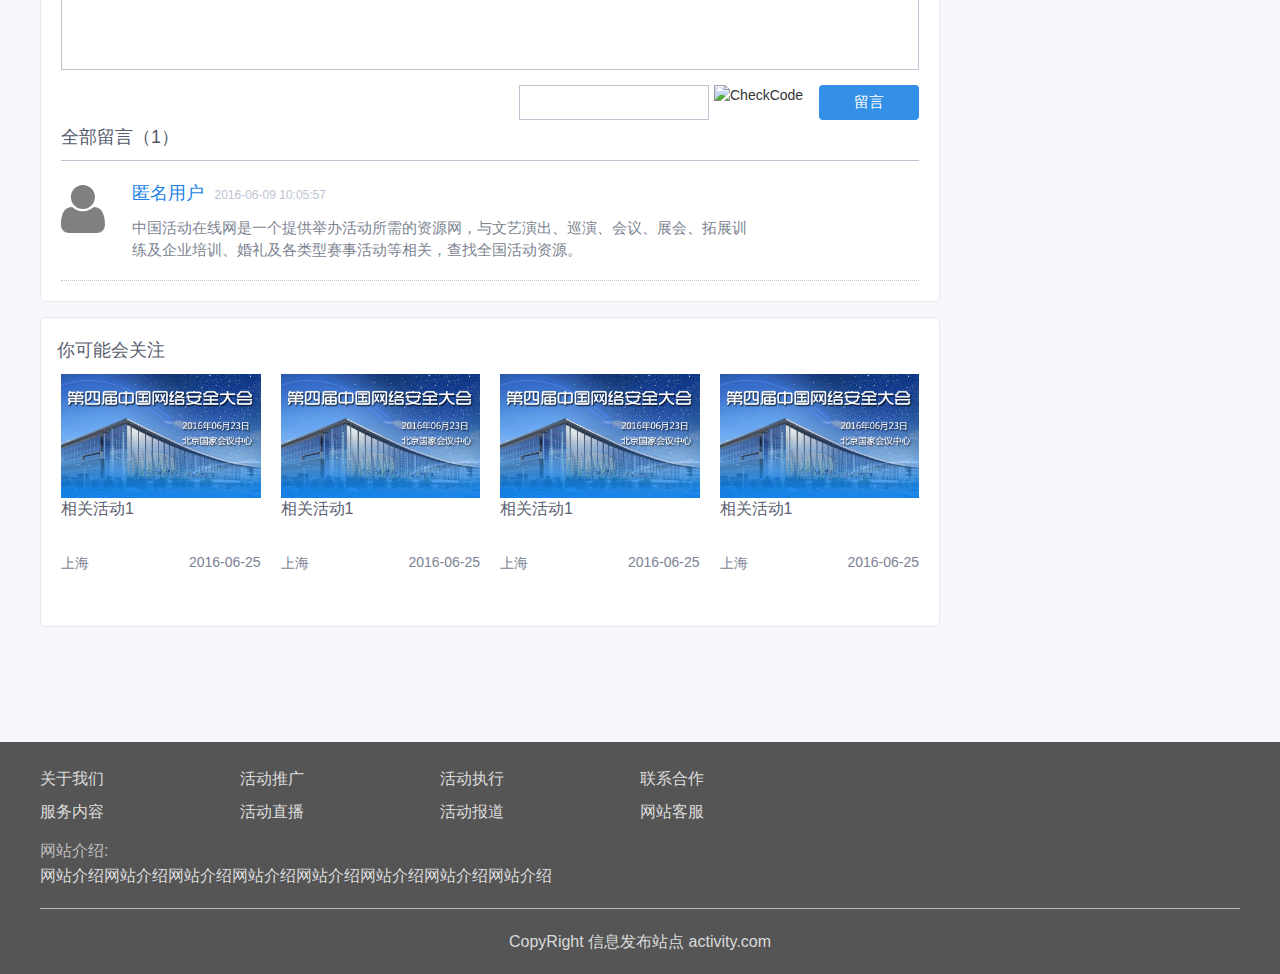
<file: activity_detail.html>
<!DOCTYPE html>
<html lang="zh-Hans">
  <head>
    <title>首页</title>
    <meta charset="utf-8">
    <meta name="viewport" content="width=device-width, initial-scale=1">
    
     <!-- <link rel="stylesheet" href="http://maxcdn.bootstrapcdn.com/bootstrap/3.3.6/css/bootstrap.min.css">
    <script src="https://ajax.googleapis.com/ajax/libs/jquery/1.12.2/jquery.min.js"></script>
    <script src="http://maxcdn.bootstrapcdn.com/bootstrap/3.3.6/js/bootstrap.min.js"></script> -->
	<link href="./static/css/bootstrap.min.css" rel="stylesheet" />
	<link href="./static/css/font-awesome.min.css" rel="stylesheet">
	<link rel="stylesheet" href="./static/css/base.css">
	<link rel="stylesheet" href="./static/css/detail_activity.css"/>
	<script src="./static/js/com.js"></script>
  </head>
  <body>

    <script>util.topnav();</script>

	<div class="container content">
		
		<ol class="breadcrumb">
			<li><a href="index.html">首页</a></li>
			<li><a href="./find_activity.html">IT互联网</a></li>
			<li class="active">活动XXX</li>
			<span style="float: right;">发布时间：2016-06-11 14:23:45</span>
		</ol>
		<div class="activity_detail">

			<span class="collect"><span class="fa fa-star"></span>收藏</span>

			<div class="col-sm-5 col-xs-5 main_img">
				<div id="carousel_top" class="carousel slide" data-ride="">
					<div class="carousel-inner" role="listbox">
						<div class="item active">
							<img src="./static/img/activity_sample.jpg" alt="Activity" />
						</div>

					</div>
				</div>
				<p title="2016活动，2016活动，2016活动">2016活动XXX介绍，2016活动XXX介绍，2016活动XXX介绍</p>
			</div>
			<div class="col-sm-7 col-xs-7 activity_price">
				<h1>
					<a >活动xxx</a>
				</h1>
				<p class="activity_tags">

					<a href="">tag1</a>
					<a href="">tag2</a>


				</p>
				<p class="activity_message">
					<span>时间：</span>
					2016-06-30 8:00至 2016-06-30 18:00结束
					<!--<span class="dead">(2016-06-15报名截止)</span>-->
					<br />
					<span>地点：</span>
					<font>北京海淀区中关村软件园‎ </font>
					<span class="map">
						<span class="glyphicon glyphicon-map-marker"></span>
						<a onclick="Map('北京海淀区中关村软件园‎ ‎  上海龙之梦大酒店')">查看地图</a>
					</span>
					<br />
					<span>价格：</span>
					<b class="price">￥2000.00</b> <br />
					<span style="float: left; margin-top: 13px">票种：</span>
					<span style="display: inline-block; width: 80%">
						<span class="ticket active" data-price="2000">优惠票</span>
						<span class="ticket" data-price="2300">VIP票</span>
					</span>
					<br />
					<span>数量：</span>
					<input id="number" type="text" value="0" />
					<span class="change_num">
						<span class="add fa fa-angle-up"></span>
						<span class="sub fa fa-angle-down"></span>
					</span>
					<br />
				</p>
				<p class="return ">
					<span style="color: #BFC2D3">说明：</span> <span
						style="width: 89%; font-size: 15px; min-height: 63px;" class='explain'> 说明说明说明说明，说明说明 </span>
				</p>

				<button type="button" id="apply">立即报名</button>

			</div>
			<div class="bdsharebuttonbox">
				<span style="line-height: 2.6;margin-left:20px">分享:</span>
				<a href="#" class="bds_tsina fa fa-weibo" data-cmd="tsina" title="分享到新浪微博"></a>
				<a href="#" class="bds_sqq fa fa-qq" data-cmd="sqq" title="分享到QQ好友"></a>
				<a href="#" class="bds_weixin fa fa-weixin" data-cmd="weixin" title="分享到微信"></a>
			</div>
		</div>
		
		<div class="activity_content">
			<div class="col-sm-9 col-xs-9 activity_left">
				<ul class="title">
					<li><span data-plne="meeting_1">活动通知</span></li>
					<li><span data-plne="meeting_2">活动日程</span></li>
					<li><span data-plne="meeting_3">活动嘉宾</span></li>
					<li><span data-plne="meeting_4">活动门票</span></li>
					<li><span data-plne="meeting_5">精彩回顾</span></li>

				</ul>
				
				<div class="event">
                    <div class="invitation">
                        尊敬的参会嘉宾：<br/>
                        <p class="share_text"style="text-indent: 2em">XXX诚邀您参加2016年06月XX日在XX举办的XXX创新大会。</p>
                        <p class="text-right" style="margin: 15px 0 0">
                    </div>
                    
                    <div class="meetingBgs"  id="meeting_1">
                        <div class="meetingBgs_name">
                            <h3>活动通知</h3>
                        </div>
						<div class="meeting_content">
							<p>
								<img alt="" src="http://placehold.it/673x336" />
							</p>

							<p>
								活动介绍活动介绍活动介绍活动介绍活动介绍活动介绍活动介绍活动介绍活动介绍活动介绍活动介绍活动介绍活动介绍活动介绍1
							</p>
							<p>
								活动介绍活动介绍活动介绍活动介绍活动介绍活动介绍活动介绍活动介绍活动介绍活动介绍活动介绍活动介绍活动介绍活动介绍1
							</p>


							<p>
								<strong>活动议程设置</strong>
							</p>

							<p>xxx专题</p><p>xxx专题</p><p>xxx专题</p>


							<p>
								<strong>2016年6月30日 XXXX酒店</strong>
							</p>

							<p>9:00-17:30 xxxx</p>

							<p>19:00-21:00 xxxx</p>

							<p>
								<strong>地址：上海市长宁区延安西路1116号</strong>
							</p>
						</div>


						
					</div>

          <div class="meetingBgs" style="display: none" id="meeting_2">
            <div class="meetingBgs_name">
              <h3>活动日程</h3>
            </div>
            <div class="meeting_content">
              <table class="table-bordered">
                <thead>
                <tr>
                  <th>时间</th>
                  <th>会场</th>
                  <th>议题</th>
                  <th>拟演讲人</th>
                </tr>
              </thead>
              <tbody>
                <tr>
                  <td>6月24日上午</td>
                  <td>主会场</td>
                  <td></td>
                  <td>
                    郝叶力
                  </td>
                </tr>
                <tr>
                  <td>6月24日上午</td>
                  <td>主会场</td>
                  <td></td>
                  <td>
                    郝叶力
                  </td>
                </tr>
                <tr>
                  <td>6月24日上午</td>
                  <td>主会场</td>
                  <td></td>
                  <td>
                    郝叶力
                  </td>
                </tr>
                <tr>
                  <td>6月24日上午</td>
                  <td>主会场</td>
                  <td></td>
                  <td>
                    郝叶力
                  </td>
                </tr>
                <tr>
                  <td>6月24日上午</td>
                  <td>主会场</td>
                  <td></td>
                  <td>
                    郝叶力
                  </td>
                </tr>
                <tr>
                  <td>6月24日上午</td>
                  <td>主会场</td>
                  <td></td>
                  <td>
                    郝叶力
                  </td>
                </tr>
              </tbody>
              </table>
            </div>
          </div>
					
					<div class="meetingBgs" style="display: none" id="meeting_3">
                        <div class="meetingBgs_name" >
                            <h3>活动嘉宾</h3>
                        </div>
						<div class="meeting_content">
							<div class="gues_mes">
                                <div class="gues_pic">
                                    
                                    <img alt="嘉宾" src=http://placehold.it/250x250 />
                                                                    
                                </div>
                                <p>嘉宾</p>
                                <p class="gues_company">嘉宾公司</p>
                                <p class="gues_job">CEO</p>
                            </div>
                            <div class="gues_mes">
                                <div class="gues_pic">
                                    
                                    <img alt="嘉宾" src=http://placehold.it/250x250 />
                                                                    
                                </div>
                                <p>嘉宾</p>
                                <p class="gues_company">嘉宾公司</p>
                                <p class="gues_job">CEO</p>
                            </div>
                            <div class="gues_mes">
                                <div class="gues_pic">
                                    
                                    <img alt="嘉宾" src=http://placehold.it/250x250 />
                                                                    
                                </div>
                                <p>嘉宾</p>
                                <p class="gues_company">嘉宾公司</p>
                                <p class="gues_job">CEO</p>
                            </div>
							
						</div>
					</div>
					
					<div class="meetingBgs" style="display: none" id="meeting_4">
                        <div class="meetingBgs_name" >
                            <h3>活动门票</h3>
                        </div>
						<div class="meeting_content">
							<p>
								<strong>优惠票：</strong>优惠票（原价2888元） ￥2000.00 - 报名期：5/15 09:00~/6/15 23:00 说明：高峰论坛、展览互动区
								、颁奖典礼、茶歇、资料速递
							</p>

							<p>
								<strong>VIP票：</strong>优惠价（原价3888元） ￥2700.00 - 报名期：5/15 09:00~/6/15 23:00 说明：高峰论坛、展览互动区
								、颁奖典礼、茶歇&amp;午餐、资料速递、前排就座
							</p>

							<p>
								<strong>双人票：</strong>优惠价（原价4600元） ￥3200.00 - 报名期：5/15 09:00~/6/15 23:00 说明：高峰论坛、展览互动区
								、颁奖典礼、茶歇、资料速递
							</p>

							
						</div>
					</div>
					
					<div class="meetingBgs" style="display: none" id="meeting_5">
                        <div class="meetingBgs_name" >
                            <h3>精彩回顾</h3>
                        </div>
						<div class="meetingBags_text">
							<div class="all">
                                <div class="pic" style="display: none;">
                                    <img src="./static/img/huigu1.jpg" alt="2016年第四届中国网络安全大会（NSC 2016）现场图片">
                                    <p>本次大会由上午的主题峰会和下午的《CIO网络安全论坛》、《云安全和电商安全论坛》、《大师讲堂》等分论坛组成。“立体化”、“大数据”和“自主可控”成为本次大会的热点关键词，而“互联网+”、“移动”、“云”和“行业”等是此次大会的主要议题方向，“信息安全领袖巅峰对话”和“黑客大师讲堂”成为大会的关注焦点。</p>
                                </div>
                                <div class="pic" style="display: none;">
                                    <img src="./static/img/huigu2.jpg" alt="2016年第四届中国网络安全大会（NSC 2016）现场图片">
                                    <p>北大计算机系主任陈钟认为信息社会全面进入到大数据时代，云计算、大数据的处理使得计算模式发生了相当的变革；而马斌也认为在基于连接一切的平台上，所有的内容都基于大数据的连接，未来一切都是大数据。此外，许多演讲嘉宾分别从移动安全、人工智能、APT等角度阐述了大数据安全的重要性。</p>
                                </div>
                                <div class="pic" style="display: none;">
                                    <img src="./static/img/huigu1.jpg" alt="2016年第四届中国网络安全大会（NSC 2016）现场图片">
                                    <p>腾讯副总裁马斌和百度安全专家等在演讲中都提到了从“云、管、端”三个层面、立体化的角度去思考安全，岱达金融副总裁兼CTO熊军提出安全是一个立体的综合系统，上至政策、社会以及整个财经、政治的大环境，到整个监管层面的中层环境，以及到行业内细分环境来说，大家面临的不仅仅是IT安全这样一个简单的领域。</p>
                                </div>
                                <div class="pic active" style="display: block;">
                                    <img src="./static/img/huigu2.jpg" alt="2016年第四届中国网络安全大会（NSC 2016）现场图片">
                                    <p>本次大会热度远超主办方预期，上午主题峰会座无虚席，许多人因为没有座位只能站着，主办方临时开设了转播间以接纳更多参会者。下午分论坛火爆的人气更是造成了人员的拥堵，尤其《云安全和电商安全》和《大师讲堂》，许多参会者只能席地而坐，坚持到大会结束。据大会主席赛可达实验室CEO宋继忠介绍，本届大会参会者超过70%都是一线行业用户。</p>
                                </div>
                                
                                 <div class="pic active" style="display: block;">
                                    <img src="./static/img/huigu1.jpg" alt="2016年第四届中国网络安全大会（NSC 2016）现场图片">
                                    <p>本次大会热度远超主办方预期，上午主题峰会座无虚席，许多人因为没有座位只能站着，主办方临时开设了转播间以接纳更多参会者。下午分论坛火爆的人气更是造成了人员的拥堵，尤其《云安全和电商安全》和《大师讲堂》，许多参会者只能席地而坐，坚持到大会结束。据大会主席赛可达实验室CEO宋继忠介绍，本届大会参会者超过70%都是一线行业用户。</p>
                                </div>
                                
                                 <div class="pic active" style="display: block;">
                                    <img src="./static/img/huigu2.jpg" alt="2016年第四届中国网络安全大会（NSC 2016）现场图片">
                                    <p>本次大会热度远超主办方预期，上午主题峰会座无虚席，许多人因为没有座位只能站着，主办方临时开设了转播间以接纳更多参会者。下午分论坛火爆的人气更是造成了人员的拥堵，尤其《云安全和电商安全》和《大师讲堂》，许多参会者只能席地而坐，坚持到大会结束。据大会主席赛可达实验室CEO宋继忠介绍，本届大会参会者超过70%都是一线行业用户。</p>
                                </div>
                                
                            </div>
                             <div class="view">
                                <span class="fa fa-angle-up up"></span>
                                <span class="fa fa-angle-down down" ></span>
                                <ul class="all_img">
                                    <li><img src="./static/img/huigu1.jpg" alt="2016年第四届中国网络安全大会（NSC 2016）现场图片"></li>
                                    <li><img src="./static/img/huigu2.jpg" alt="2016年第四届中国网络安全大会（NSC 2016）现场图片"></li>
                                    <li><img src="./static/img/huigu1.jpg" alt="2016年第四届中国网络安全大会（NSC 2016）现场图片"></li>
                                    <li><img src="./static/img/huigu2.jpg" alt="2016年第四届中国网络安全大会（NSC 2016）现场图片"></li>
                                    <li><img src="./static/img/huigu1.jpg" alt="2016年第四届中国网络安全大会（NSC 2016）现场图片"></li>
                                    <li><img src="./static/img/huigu2.jpg" alt="2016年第四届中国网络安全大会（NSC 2016）现场图片"><div class="check"></div></li>
                                </ul>
                            </div>
                            
                            
						</div>
					</div>
				</div><!--  end event-->
				<!-- user message -->
				<div class="user_message">
                    <h3>用户留言
                        <!--快速登录：<a class="wx" href="">微信</a><a class="weibo" href="">微博</a><a class="QQ" href="">QQ</a></span>-->
                        <span style="float: right;color: #DEDEDE;">还可以输入<font id="info" style="font-size: 16px">120</font>个字</span>
                    </h3>
                    <form class="publish" style="width: 100%;">
                        <div id="result" style="display: none;"></div>
                        <textarea class="emotion" rows="5" placeholder="说点什么..." ></textarea><br />
                        <input class="analytic" type="button" value="留言" />
                        <img  width="100" onclick="this.setAttribute('src','/get_check_code_image/?nocache='+Math.random());" src="http://placehold.it/100x35" alt="CheckCode" id="cap_img">
                        <input  type="text" id="code" />
                    </form>
                    <p class="all_message">全部留言（1）</p>
                    <div id="all_messages">
                        
                        <div class="message">
                            <div class="message1 col-sm-12 col-xs-12">
                                <div style="padding:0;" class="col-sm-1 col-xs-1">
                                    <span class="fa fa-user fa-4x" style="color:grey"></span>
                                    
                                </div>
                                <div  class="col-sm-11 col-xs-11 words">
                                    <p><span>匿名用户</span>2016-06-09 10:05:57</p>
                                    <p style="width: 80%;"> 中国活动在线网是一个提供举办活动所需的资源网，与文艺演出、巡演、会议、展会、拓展训练及企业培训、婚礼及各类型赛事活动等相关，查找全国活动资源。</p>
                                    <p>
                                    
                                    </p>
                                </div>
                            </div>
                        </div>
                        

                        </div>
                    <!--//验证码-->
                    <!--<div class="model" style="position:absolute;width: 300px;height: 200px;background: #7a7a7a">-->
                    <!--</div>-->
                    <!-- -->
                </div><!-- end message -->
				<div class="related_activity">
                    <p>你可能会关注</p>
                    
                    <div class="col-sm-3 col-xs-3">
                        <a href="#" target="_blank">
                            
                            <img width="100%" src="./static/img/activity_sample2.jpg" alt="相关活动1"/>
                            
                        </a>
                        <p><a style="color: #5A6070;" href="#" target="_blank">相关活动1</a></p>
                        <p><span>上海</span><span style="float: right">2016-06-25</span></p>
                    </div>
                    
                    <div class="col-sm-3 col-xs-3">
                        <a href="#" target="_blank">
                            
                            <img width="100%" src="./static/img/activity_sample2.jpg" alt="相关活动1"/>
                            
                        </a>
                        <p><a style="color: #5A6070;" href="#" target="_blank">相关活动1</a></p>
                        <p><span>上海</span><span style="float: right">2016-06-25</span></p>
                    </div>
                    <div class="col-sm-3 col-xs-3">
                        <a href="#" target="_blank">
                            
                            <img width="100%" src="./static/img/activity_sample2.jpg" alt="相关活动1"/>
                            
                        </a>
                        <p><a style="color: #5A6070;" href="#" target="_blank">相关活动1</a></p>
                        <p><span>上海</span><span style="float: right">2016-06-25</span></p>
                    </div>
                     <div class="col-sm-3 col-xs-3">
                        <a href="#" target="_blank">
                            
                            <img width="100%" src="./static/img/activity_sample2.jpg" alt="相关活动1"/>
                            
                        </a>
                        <p><a style="color: #5A6070;" href="#" target="_blank">相关活动1</a></p>
                        <p><span>上海</span><span style="float: right">2016-06-25</span></p>
                    </div>
                    
                    
                    
                </div>
				<!-- end 相关活动 -->
				
				
			</div>
			<!-- END LEFT -->
			<div class="col-sm-3 col-xs-3 activity_right">
				<div class="right_child" style="float: left">
					<div class="activity_share text-center" style="padding:15px;">
                        <p style="border: none;line-height: 24px">主办单位</p>
                        
                        
                        <div class="logo"><a target="_blank"  href="./sponsor_detail.html">
                            
                            <img height="40" src="./static/img/sponsor_sample.jpg" alt="主办单位XXX"/></a>
                            
                        </div>
                        <p class="sponsor_des">主办单位XXX</p>
                        <span class="attention" style="border-right: 1px solid #BDC3D3"><font>2</font><br/>活动数</span>
                        <span class="attention"><font>0</font><br/>关注数</span>
                        
                        
                    </div>
					
				</div>
			
			</div><!-- END RIGHT -->
		</div>
	</div><!-- end container -->
	<div id="myAlert" class="alert alert-success alert_msg" style="">
	   <a href="#" class="close" >&times;</a>
	   <strong>收藏成功！</strong>
	</div>
	
	<!-- footer html template -->
	<script type="text/javascript">
		util.footerhtml()
	</script>

	<script src="./static/js/jquery-1.12.4.min.js"></script>
	<script src="./static/js/bootstrap.min.js"></script>
	<script src="./static/js/jquery.lazyload.min.js"></script>
	<script src="./static/js/detail_activity.js"></script>
</body>
</html>
</file>
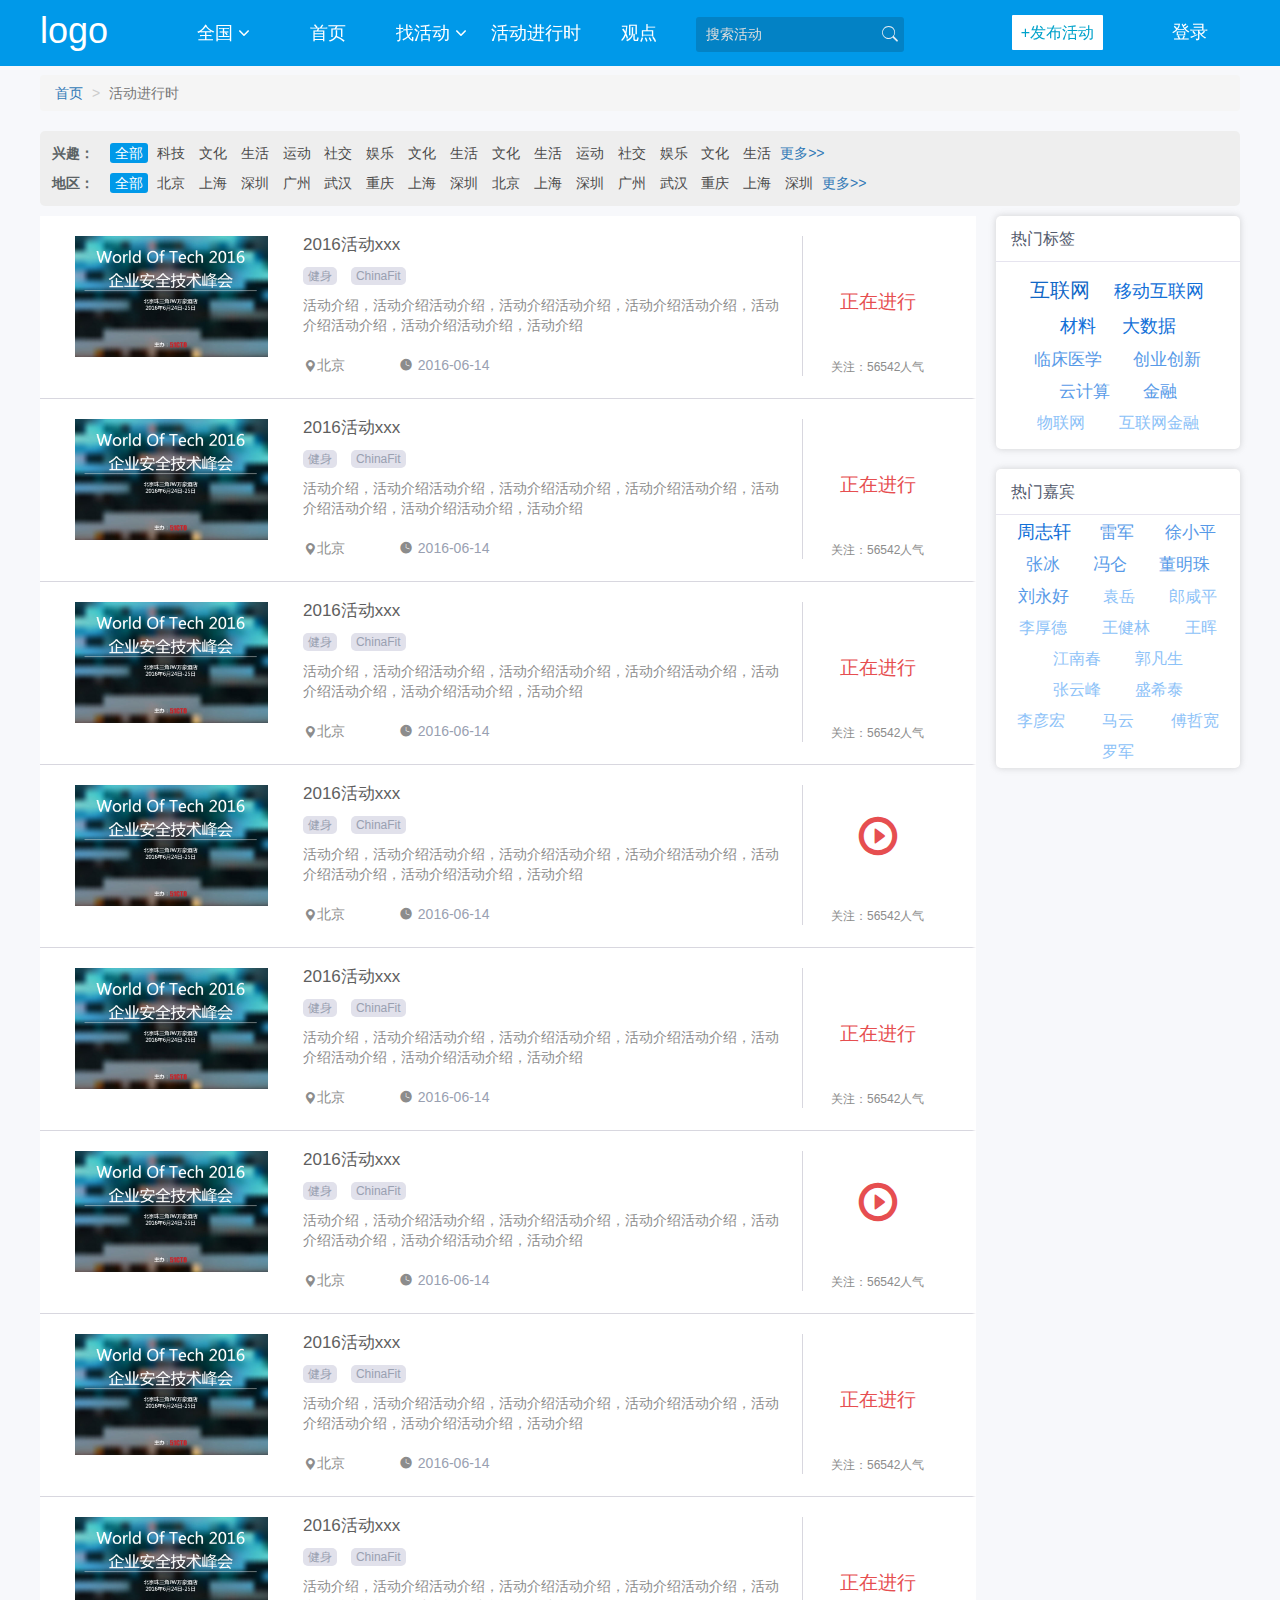
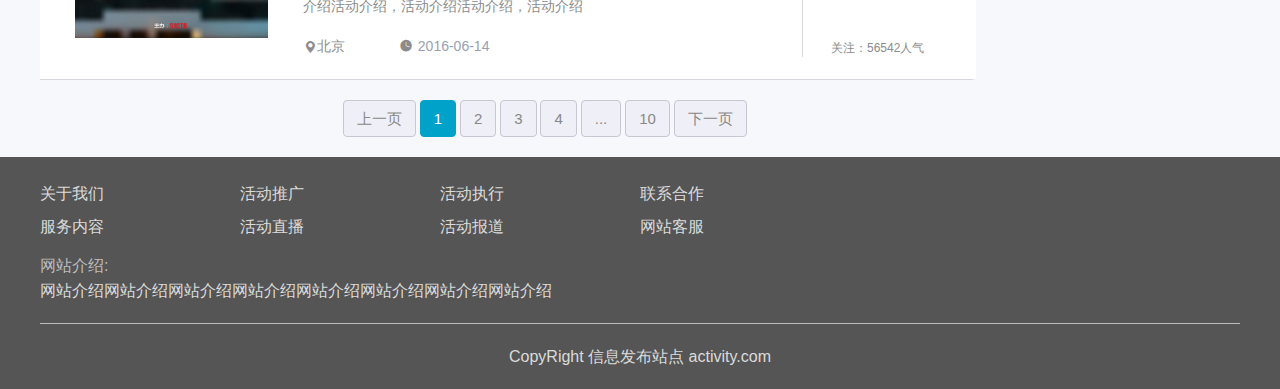
<file: activity_inprocess.html>
<!DOCTYPE html>
<html>
  <head>
    <meta charset="UTF-8">
    <title></title>
    <link href="./static/css/bootstrap.min.css" rel="stylesheet" />
    <link href="./static/css/bootstrap-datepicker3.css" rel="stylesheet" />

    <link href="./static/css/font-awesome.min.css" rel="stylesheet">
    <link rel="stylesheet" href="./static/css/base.css">
    <link rel="stylesheet" href="./static/css/activityList.css"/>
    <link rel="stylesheet" href="./static/css/jqcloud.css" >

    <script src="./static/js/com.js"></script>
  </head>
  <style>
  </style>
  <body>



    <script type="text/javascript">util.topnav()</script>



    <div class="container">
      <ol class="breadcrumb">
        <li><a href="index.html">首页</a></li>
        <li class="active">活动进行时</li>
      </ol>
      <div class="dropdown2-menu">
        <ul class="list-inline">
          <span class="menu-head">兴趣：</span>
          <li class="active"><a href="#">全部</a></li>
          <li><a href="#">科技</a></li>
          <li><a href="#">文化</a></li>
          <li><a href="#">生活</a></li>
          <li><a href="#">运动</a></li>
          <li><a href="#">社交</a></li>
          <li><a href="#">娱乐</a></li>
          <li><a href="#">文化</a></li>
          <li><a href="#">生活</a></li>
          <li><a href="#">文化</a></li>
          <li><a href="#">生活</a></li>
          <li><a href="#">运动</a></li>
          <li><a href="#">社交</a></li>
          <li><a href="#">娱乐</a></li>
          <li><a href="#">文化</a></li>
          <li><a href="#">生活</a></li>
          <span><a href="#category" data-toggle="collapse">更多>><!--<span class="caret"></span><!-- <span class="glyphicon glyphicon-menu-right" style="font-size: 10px;"></span> --></a></span>
        </ul>
        <div id="category" class="collapse">
          <ul class="list-inline">
            <li class="menu-head"></li>
            <li><a href="#">科技</a></li>
            <li><a href="#">文化</a></li>
            <li><a href="#">生活</a></li>
            <li><a href="#">运动</a></li>
            <li><a href="#">社交</a></li>
            <li><a href="#">娱乐</a></li>
            <li><a href="#">文化</a></li>
            <li><a href="#">生活</a></li>
          </ul>
        </div>
        <ul class="list-inline">
          <span class="menu-head">地区：</span>
          <li class="active"><a href="#">全部</a></li>
          <li><a href="#">北京</a></li>
          <li><a href="#">上海</a></li>
          <li><a href="#">深圳</a></li>
          <li><a href="#">广州</a></li>
          <li><a href="#">武汉</a></li>
          <li><a href="#">重庆</a></li>
          <li><a href="#">上海</a></li>
          <li><a href="#">深圳</a></li>
          <li><a href="#">北京</a></li>
          <li><a href="#">上海</a></li>
          <li><a href="#">深圳</a></li>
          <li><a href="#">广州</a></li>
          <li><a href="#">武汉</a></li>
          <li><a href="#">重庆</a></li>
          <li><a href="#">上海</a></li>
          <li><a href="#">深圳</a></li>
          <span><a href="#city" data-toggle="collapse">更多>><!--<span class="caret"></span><!-- <span class="glyphicon glyphicon-menu-right" style="font-size: 10px;"></span> --></a></span>
        </ul>
        <div id="city" class="collapse">
          <ul class="list-inline">
            <li class="menu-head"></li>
            <li><a href="#">北京</a></li>
            <li><a href="#">上海</a></li>
            <li><a href="#">深圳</a></li>
            <li><a href="#">广州</a></li>
            <li><a href="#">武汉</a></li>
            <li><a href="#">重庆</a></li>
            <li><a href="#">上海</a></li>
            <li><a href="#">深圳</a></li>
            <li><a href="#">广州</a></li>
            <li><a href="#">武汉</a></li>
            <li><a href="#">重庆</a></li>
            <li><a href="#">上海</a></li>
            <li><a href="#">深圳</a></li>
            <li><a href="#">上海</a></li>
            <li><a href="all_citys.html" style="color: #0099e9;">所有城市</a></li>
          </ul>
        </div>
      </div>

      <div class="content_left">
        <div class="all_events" style="float: left;">
          <div class='col-sm-12 col-xs-12 meeting_list' data-href="/event-146345290.html">
            <div class='col-sm-3 col-xs-3'>
              <a href='./activity_detail.html' target="_blank">
                <img width='100%' src='./static/img/activity_sample.jpg'
                alt='2016活动xxx' />
              </a>
            </div>

            <div class='col-sm-7 col-xs-7 detail'>
              <h3 class='meeting_name'>
                <a href="./activity_detail.html" target="_blank">2016活动xxx</a>
              </h3>
              <p class='meeting_tag'>

              <a target="_blank" href="./activity_category.html">健身</a>

              <a target="_blank" href="./activity_category.html">ChinaFit</a>

              </p>
              <p class='meeting_des'>活动介绍，活动介绍活动介绍，活动介绍活动介绍，活动介绍活动介绍，活动介绍活动介绍，活动介绍活动介绍，活动介绍	</p>
              <p class='addr'>
              <span>
                <a href='/beijing/' target="_blank">
                  <font class='m_iconfont'>&#xe609;</font>北京
                </a>
              </span>
              <span>
                <font style='color: #8C8C8C; font-size: 16px;' class='m_iconfont'>&#xe608;&nbsp;</font>2016-06-14
              </span>
              </p>
            </div>

            <!--标准-->

            <div class="col-sm-2 col-xs-2 price text-center">
              <p style="line-height: 80px">
              <span>正在进行</span>
              </p>
              <p>关注：56542人气</p>
            </div>
          </div>

          <div class='col-sm-12 col-xs-12 meeting_list' data-href="/event-146345290.html">
            <div class='col-sm-3 col-xs-3'>
              <a href='./activity_detail.html' target="_blank">
                <img width='100%' src='./static/img/activity_sample.jpg'
                alt='2016活动xxx' />
              </a>
            </div>

            <div class='col-sm-7 col-xs-7 detail'>
              <h3 class='meeting_name'>
                <a href="./activity_detail.html" target="_blank">2016活动xxx</a>
              </h3>
              <p class='meeting_tag'>

              <a target="_blank" href="./activity_category.html">健身</a>

              <a target="_blank" href="./activity_category.html">ChinaFit</a>

              </p>
              <p class='meeting_des'>活动介绍，活动介绍活动介绍，活动介绍活动介绍，活动介绍活动介绍，活动介绍活动介绍，活动介绍活动介绍，活动介绍	</p>
              <p class='addr'>
              <span>
                <a href='/beijing/' target="_blank">
                  <font class='m_iconfont'>&#xe609;</font>北京
                </a>
              </span>
              <span>
                <font style='color: #8C8C8C; font-size: 16px;' class='m_iconfont'>&#xe608;&nbsp;</font>2016-06-14
              </span>
              </p>
            </div>

            <!--标准-->

            <div class="col-sm-2 col-xs-2 price text-center">
              <p style="line-height: 80px">
              <span>正在进行</span>
              </p>
              <p>关注：56542人气</p>
            </div>
          </div>

          <div class='col-sm-12 col-xs-12 meeting_list' data-href="/event-146345290.html">
            <div class='col-sm-3 col-xs-3'>
              <a href='./activity_detail.html' target="_blank">
                <img width='100%' src='./static/img/activity_sample.jpg'
                alt='2016活动xxx' />
              </a>
            </div>

            <div class='col-sm-7 col-xs-7 detail'>
              <h3 class='meeting_name'>
                <a href="./activity_detail.html" target="_blank">2016活动xxx</a>
              </h3>
              <p class='meeting_tag'>

              <a target="_blank" href="./activity_category.html">健身</a>

              <a target="_blank" href="./activity_category.html">ChinaFit</a>

              </p>
              <p class='meeting_des'>活动介绍，活动介绍活动介绍，活动介绍活动介绍，活动介绍活动介绍，活动介绍活动介绍，活动介绍活动介绍，活动介绍	</p>
              <p class='addr'>
              <span>
                <a href='/beijing/' target="_blank">
                  <font class='m_iconfont'>&#xe609;</font>北京
                </a>
              </span>
              <span>
                <font style='color: #8C8C8C; font-size: 16px;' class='m_iconfont'>&#xe608;&nbsp;</font>2016-06-14
              </span>
              </p>
            </div>

            <!--标准-->

            <div class="col-sm-2 col-xs-2 price text-center">
              <p style="line-height: 80px">
              <span>正在进行</span>
              </p>
              <p>关注：56542人气</p>
            </div>
          </div>

          <div class='col-sm-12 col-xs-12 meeting_list' data-href="/event-146345290.html">
            <div class='col-sm-3 col-xs-3'>
              <a href='./activity_detail.html' target="_blank">
                <img width='100%' src='./static/img/activity_sample.jpg'
                alt='2016活动xxx' />
              </a>
            </div>

            <div class='col-sm-7 col-xs-7 detail'>
              <h3 class='meeting_name'>
                <a href="./activity_detail.html" target="_blank">2016活动xxx</a>
              </h3>
              <p class='meeting_tag'>

              <a target="_blank" href="./activity_category.html">健身</a>

              <a target="_blank" href="./activity_category.html">ChinaFit</a>

              </p>
              <p class='meeting_des'>活动介绍，活动介绍活动介绍，活动介绍活动介绍，活动介绍活动介绍，活动介绍活动介绍，活动介绍活动介绍，活动介绍	</p>
              <p class='addr'>
              <span>
                <a href='/beijing/' target="_blank">
                  <font class='m_iconfont'>&#xe609;</font>北京
                </a>
              </span>
              <span>
                <font style='color: #8C8C8C; font-size: 16px;' class='m_iconfont'>&#xe608;&nbsp;</font>2016-06-14
              </span>
              </p>
            </div>

            <!--标准-->

            <div class="col-sm-2 col-xs-2 price text-center">
              <p style="line-height: 80px"><a href="activity_detail.html">
                <span class="glyphicon glyphicon-play-circle" style="font-size: 40px;"></span></a>
              </p>
              <p>关注：56542人气</p>
            </div>
          </div>

          <div class='col-sm-12 col-xs-12 meeting_list' data-href="/event-146345290.html">
            <div class='col-sm-3 col-xs-3'>
              <a href='./activity_detail.html' target="_blank">
                <img width='100%' src='./static/img/activity_sample.jpg'
                alt='2016活动xxx' />
              </a>
            </div>

            <div class='col-sm-7 col-xs-7 detail'>
              <h3 class='meeting_name'>
                <a href="./activity_detail.html" target="_blank">2016活动xxx</a>
              </h3>
              <p class='meeting_tag'>

              <a target="_blank" href="./activity_category.html">健身</a>

              <a target="_blank" href="./activity_category.html">ChinaFit</a>

              </p>
              <p class='meeting_des'>活动介绍，活动介绍活动介绍，活动介绍活动介绍，活动介绍活动介绍，活动介绍活动介绍，活动介绍活动介绍，活动介绍	</p>
              <p class='addr'>
              <span>
                <a href='/beijing/' target="_blank">
                  <font class='m_iconfont'>&#xe609;</font>北京
                </a>
              </span>
              <span>
                <font style='color: #8C8C8C; font-size: 16px;' class='m_iconfont'>&#xe608;&nbsp;</font>2016-06-14
              </span>
              </p>
            </div>

            <!--标准-->

            <div class="col-sm-2 col-xs-2 price text-center">
              <p style="line-height: 80px">
              <span>正在进行</span>
              </p>
              <p>关注：56542人气</p>
            </div>
          </div>

          <div class='col-sm-12 col-xs-12 meeting_list' data-href="/event-146345290.html">
            <div class='col-sm-3 col-xs-3'>
              <a href='./activity_detail.html' target="_blank">
                <img width='100%' src='./static/img/activity_sample.jpg'
                alt='2016活动xxx' />
              </a>
            </div>

            <div class='col-sm-7 col-xs-7 detail'>
              <h3 class='meeting_name'>
                <a href="./activity_detail.html" target="_blank">2016活动xxx</a>
              </h3>
              <p class='meeting_tag'>

              <a target="_blank" href="./activity_category.html">健身</a>

              <a target="_blank" href="./activity_category.html">ChinaFit</a>

              </p>
              <p class='meeting_des'>活动介绍，活动介绍活动介绍，活动介绍活动介绍，活动介绍活动介绍，活动介绍活动介绍，活动介绍活动介绍，活动介绍	</p>
              <p class='addr'>
              <span>
                <a href='/beijing/' target="_blank">
                  <font class='m_iconfont'>&#xe609;</font>北京
                </a>
              </span>
              <span>
                <font style='color: #8C8C8C; font-size: 16px;' class='m_iconfont'>&#xe608;&nbsp;</font>2016-06-14
              </span>
              </p>
            </div>

            <!--标准-->

            <div class="col-sm-2 col-xs-2 price text-center">
              <p style="line-height: 80px"><a href="activity_detail.html">
                <span class="glyphicon glyphicon-play-circle" style="font-size: 40px;"></span></a>
              </p>
              <p>关注：56542人气</p>
            </div>
          </div>

          <div class='col-sm-12 col-xs-12 meeting_list' data-href="/event-146345290.html">
            <div class='col-sm-3 col-xs-3'>
              <a href='./activity_detail.html' target="_blank">
                <img width='100%' src='./static/img/activity_sample.jpg'
                alt='2016活动xxx' />
              </a>
            </div>

            <div class='col-sm-7 col-xs-7 detail'>
              <h3 class='meeting_name'>
                <a href="./activity_detail.html" target="_blank">2016活动xxx</a>
              </h3>
              <p class='meeting_tag'>

              <a target="_blank" href="./activity_category.html">健身</a>

              <a target="_blank" href="./activity_category.html">ChinaFit</a>

              </p>
              <p class='meeting_des'>活动介绍，活动介绍活动介绍，活动介绍活动介绍，活动介绍活动介绍，活动介绍活动介绍，活动介绍活动介绍，活动介绍	</p>
              <p class='addr'>
              <span>
                <a href='/beijing/' target="_blank">
                  <font class='m_iconfont'>&#xe609;</font>北京
                </a>
              </span>
              <span>
                <font style='color: #8C8C8C; font-size: 16px;' class='m_iconfont'>&#xe608;&nbsp;</font>2016-06-14
              </span>
              </p>
            </div>

            <!--标准-->

            <div class="col-sm-2 col-xs-2 price text-center">
              <p style="line-height: 80px">
              <span>正在进行</span>
              </p>
              <p>关注：56542人气</p>
            </div>
          </div>

          <div class='col-sm-12 col-xs-12 meeting_list' data-href="/event-146345290.html">
            <div class='col-sm-3 col-xs-3'>
              <a href='./activity_detail.html' target="_blank">
                <img width='100%' src='./static/img/activity_sample.jpg'
                alt='2016活动xxx' />
              </a>
            </div>

            <div class='col-sm-7 col-xs-7 detail'>
              <h3 class='meeting_name'>
                <a href="./activity_detail.html" target="_blank">2016活动xxx</a>
              </h3>
              <p class='meeting_tag'>

              <a target="_blank" href="./activity_category.html">健身</a>

              <a target="_blank" href="./activity_category.html">ChinaFit</a>

              </p>
              <p class='meeting_des'>活动介绍，活动介绍活动介绍，活动介绍活动介绍，活动介绍活动介绍，活动介绍活动介绍，活动介绍活动介绍，活动介绍	</p>
              <p class='addr'>
              <span>
                <a href='/beijing/' target="_blank">
                  <font class='m_iconfont'>&#xe609;</font>北京
                </a>
              </span>
              <span>
                <font style='color: #8C8C8C; font-size: 16px;' class='m_iconfont'>&#xe608;&nbsp;</font>2016-06-14
              </span>
              </p>
            </div>

            <!--标准-->

            <div class="col-sm-2 col-xs-2 price text-center">
              <p style="line-height: 80px">
              <span>正在进行</span>
              </p>
              <p>关注：56542人气</p>
            </div>
          </div>

        </div><!-- end all meeting -->



      </div>
      <div class=" content_right">
        <div class="fixed_div content_right_child">


          <div class="hot_theme">
            <p>热门标签</p>
            <div id="hot_tags" class="jqcloud" style="padding: 10px;">

              <span>
                <a target="_blank" href="tag" lang="116">互联网</a>
              </span>

              <span>
                <a target="_blank" href="tag" lang="95">移动互联网</a>
              </span>

              <span>
                <a target="_blank" href="tag" lang="94">材料</a>
              </span>

              <span>
                <a target="_blank" href="tag" lang="93">大数据</a>
              </span>

              <span>
                <a target="_blank" href="tag" lang="71">临床医学</a>
              </span>

              <span>
                <a target="_blank" href="tag" lang="67">创业创新</a>
              </span>

              <span>
                <a target="_blank" href="tag" lang="60">云计算</a>
              </span>

              <span>
                <a target="_blank" href="tag" lang="59">金融</a>
              </span>

              <span>
                <a target="_blank" href="tag" lang="54">物联网</a>
              </span>

              <span>
                <a target="_blank" href="tag" lang="53">互联网金融</a>
              </span>

            </div>
          </div>
          <div class="hot_theme">
            <p>热门嘉宾</p>
            <div id="hot_guests" class="jqcloud">

              <span>
                <a target="_blank" href='/guest-077068065120079068099119.html' lang="23">周志轩</a>
              </span>

              <span>
                <a target="_blank" href='/guest-077068065121077084077050.html' lang="19">雷军</a>
              </span>

              <span>
                <a target="_blank" href='/guest-077068065048077068107121.html' lang="17">徐小平</a>
              </span>

              <span>
                <a target="_blank" href='/guest-077068065049077084107121.html' lang="17">张冰</a>
              </span>

              <span>
                <a target="_blank" href='/guest-077068065120079068089119.html' lang="16">冯仑</a>
              </span>

              <span>
                <a target="_blank" href='/guest-077068065121079068103119.html' lang="15">董明珠</a>
              </span>

              <span>
                <a target="_blank" href='/guest-077068065121077122099119.html' lang="15">刘永好</a>
              </span>

              <span>
                <a target="_blank" href='/guest-077068065120079068085048.html' lang="14">袁岳</a>
              </span>

              <span>
                <a target="_blank" href='/guest-077068065120078122107048.html' lang="13">郎咸平</a>
              </span>

              <span>
                <a target="_blank" href='/guest-077068065120079068089052.html' lang="13">李厚德</a>
              </span>

              <span>
                <a target="_blank" href='/guest-077068065121079084065119.html' lang="12">王健林</a>
              </span>

              <span>
                <a target="_blank" href='/guest-077068065121078084065048.html' lang="12">王晖</a>
              </span>

              <span>
                <a target="_blank" href='/guest-077068065122079084065121.html' lang="12">江南春</a>
              </span>

              <span>
                <a target="_blank" href='/guest-077068065122078122065052.html' lang="12">郭凡生</a>
              </span>

              <span>
                <a target="_blank" href='/guest-077068065048079068081119.html' lang="12">张云峰</a>
              </span>

              <span>
                <a target="_blank" href='/guest-077068065053077122073048.html' lang="12">盛希泰</a>
              </span>

              <span>
                <a target="_blank" href='/guest-077068065121079084065048.html' lang="11">李彦宏</a>
              </span>

              <span>
                <a target="_blank" href='/guest-077068065121078122099052.html' lang="11">马云</a>
              </span>

              <span>
                <a target="_blank" href='/guest-077068065121077084085119.html' lang="11">傅哲宽</a>
              </span>

              <span>
                <a target="_blank" href='/guest-077068065053078068107119.html' lang="11">罗军</a>
              </span>

            </div>
          </div>

        </div>
      </div>
    </div>





    <!-- footer html template -->
    <script type="text/javascript">
      util.paginationhtml();
util.footerhtml()
  </script>

  <script src="./static/js/jquery-1.12.4.min.js"></script>
  <script src="./static/js/bootstrap.min.js"></script>
  <script src="./static/js/bootstrap-datepicker.min.js"></script>
  <script src="./static/js/bootstrap-datepicker.zh-CN.min.js"></script>
  <script src="./static/js/jquery.lazyload.min.js"></script>
  <script src="./static/js/index.js"></script>
  <script src="./static/js/activityList.js"></script> 
  <script src="./static/js/jqcloud-1.0.4.min.js"></script>   



  <script type="text/javascript">
    /// 右侧 停靠
  var right_child=$(".content_right").offset().top-66;// 减去固定导航栏高度66px
  var child_width=$(".content_right").width()
  $.event.add(window, "scroll", function() {
      var sTop=document.documentElement.scrollTop+document.body.scrollTop;
      if(sTop>=right_child){
      $(".content_right_child").css({position:"fixed",top:"70px","z-index":"1000","width":child_width})
      }else{
      $(".content_right_child").css({position:"","width":'',"top":''})
      }
      }); 
/* /// 右侧 停靠
   var right_child=$(".content_right").offset().top-65;// 减去固定导航栏高度66px
   var child_width=$(".content_right").width();
   var child_height=$(".content_right").height();
   var footer_top=$(".footer").offset().top;
   console.log("right_child:"+right_child+" child_width:"+child_width+": child_height:"+child_height)
   console.log($(".content_right"))
   $.event.add(window, "scroll", function() {
   var sTop=document.documentElement.scrollTop+document.body.scrollTop;
   var window_height=footer_top-sTop-75;// 75=导航栏 65 + 10 marging
   console.log(window_height);
   console.log(child_height);
   if(sTop>=right_child && window_height>=child_height){
   $(".content_right_child").css({position:"fixed",top:"70px","z-index":"1000","width":child_width});
   }else if(window_height<child_height){
   var top=footer_top-child_height-140;
   $(".content_right_child").css({position:"absolute",top:top,"z-index":"1000","width":child_width})
   }
   else{
   $(".content_right_child").removeAttr( 'style' );
   }
   }); */
// 日期


$("#hot_tags a").each(function (i) {
    var size=$("#hot_tags a")[0].lang/10
    $($("#hot_tags span")[i]).addClass("w"+parseInt($("#hot_tags a")[i].lang/size))
    })
$("#hot_guests a").each(function (i) {
    var size=$("#hot_guests a")[0].lang/8
    $($("#hot_guests span")[i]).addClass("w"+parseInt($("#hot_guests a")[i].lang/size))
    })

  </script>
</body>
</html>
</file>
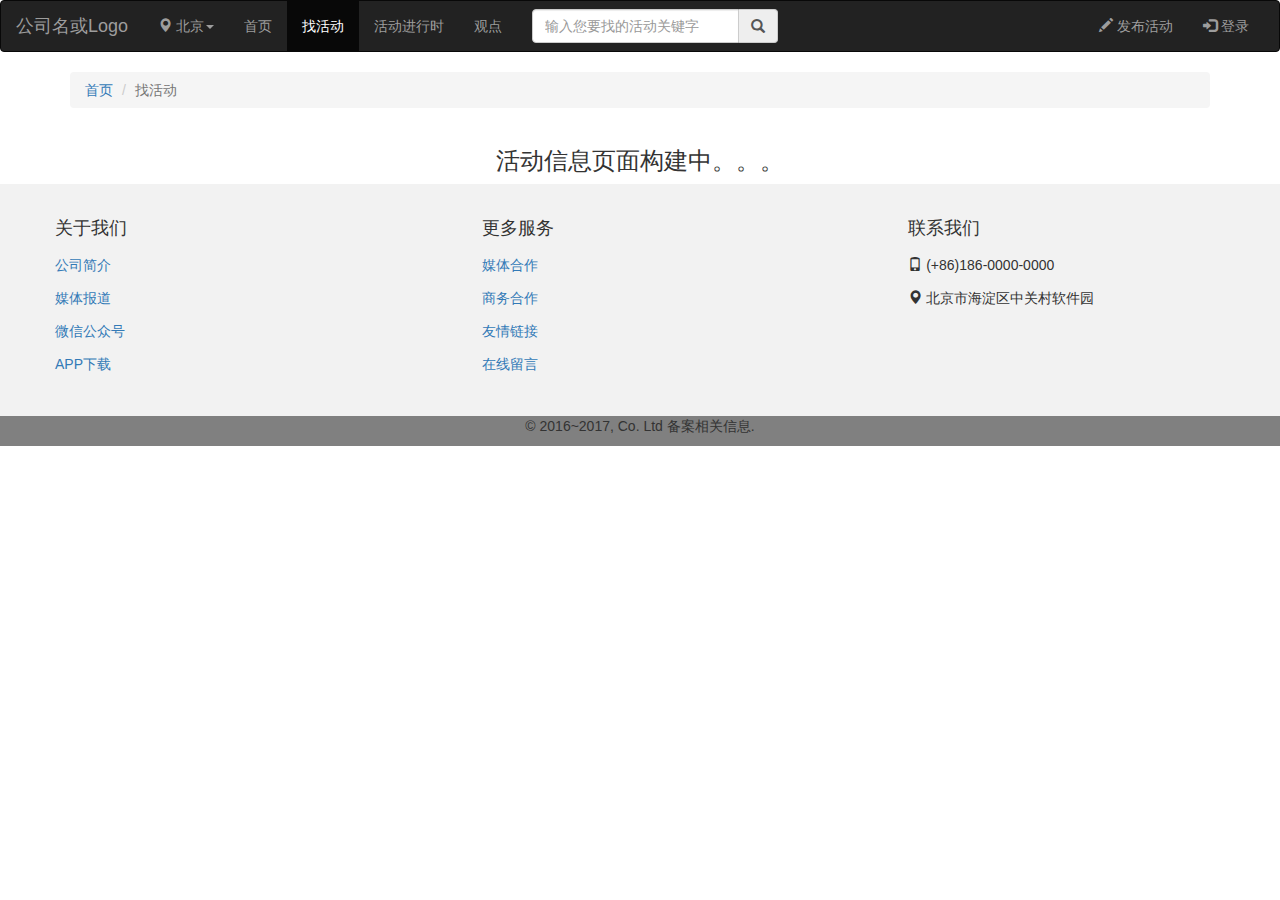
<file: activity_list.html>
<!DOCTYPE html>
<html lang="zh-Hans">
  <head>
    <title>首页</title>
    <meta charset="utf-8">
    <meta name="viewport" content="width=device-width, initial-scale=1">
    
    <link rel="stylesheet" href="http://maxcdn.bootstrapcdn.com/bootstrap/3.3.6/css/bootstrap.min.css">
    <script src="https://ajax.googleapis.com/ajax/libs/jquery/1.12.2/jquery.min.js"></script>
    <script src="http://maxcdn.bootstrapcdn.com/bootstrap/3.3.6/js/bootstrap.min.js"></script>
    
	<!--
    <link rel="stylesheet" href="../css/bootstrap.min.css">
    <script src="../jquery.min.js"></script>
    <script src="../js/bootstrap.min.js"></script>
	-->
    <style>
      /* Add a gray background  color and some padding to the footer */
      footer {
        background-color: #f2f2f2;
        padding: 25px;
      }

      footer ul li {
        list-style: none;
        line-height: 33px;
        cursor: pointer;
      }

      .carousel-inner img {
        width: 100%; /* Set width to 100% */
        min-height: 200px;
      }

      .activity h3  {
        display: inline;
      }

      .activity h4  {
        display: inline;
      }

      .activity-hr {
        margin-top: 0px;
      }

      /* Hide the carousel text when the screen is less than 600 pixels wide */
      @media (max-width: 600px) {
        .carousel-caption {
          display: none; 
        }
      }
    </style>
  </head>
  <body>

    <nav class="navbar navbar-inverse">
    <div class="container-fluid">
      <div class="navbar-header">
        <button type="button" class="navbar-toggle" data-toggle="collapse" data-target="#myNavbar">
          <span class="icon-bar"></span>
          <span class="icon-bar"></span>
          <span class="icon-bar"></span>                        
        </button>
        <a class="navbar-brand" href="#">公司名或Logo</a>
      </div>
      <div class="collapse navbar-collapse" id="myNavbar">
        <ul class="nav navbar-nav">
          <li class="dropdown">
          <a class="dropdown-toggle" data-toggle="dropdown" href=“#”><span class="glyphicon glyphicon-map-marker"></span> 北京<span class="caret"></span></a>
          <ul class="dropdown-menu">
            <li><a href="#">上海</a></li>
            <li><a href="#">成都</a></li>
            <li><a href="#">深圳</a></li>
            <li><a href="#">武汉</a></li>
            <li class="divider"></li>
            <li><a href="cities.html" target="_blank">更多&gt;&gt;</a></li>
          </ul>
          </li>
          <li><a href="index.html">首页</a></li>
          <li class="active"><a href="activities.html">找活动</a></li>
          <li><a href="ongoing.html">活动进行时</a></li>
          <li><a href="views.html">观点</a></li>
        </ul>
        <form class="navbar-form navbar-left" role="search">
          <div class="input-group">
            <input type="text" class="form-control" placeholder="输入您要找的活动关键字">
            <a class="btn input-group-addon" href="search.html" type="submit"><span class="glyphicon glyphicon-search"></span></a>
          </div>

        </form>
        <ul class="nav navbar-nav navbar-right">
          <li><a href="posts.html"><span class="glyphicon glyphicon-pencil"></span> 发布活动</a></li>
          <li><a href="#"><span class="glyphicon glyphicon-log-in"></span> 登录</a></li>
        </ul>
      </div>
    </div>
    </nav>

    <div class="container">
      <ol class="breadcrumb">
        <li><a href="index.html">首页</a></li>
        <li class="active">找活动</li>
      </ol>
    </div>
    <div class="row text-center">
      <h3>活动信息页面构建中。。。</h3>
    </div>


    <!--
    <footer class="container-fluid text-center">
    <div class="col-sm-2 col-xs-2">
      <ul>
        <li class="title"><h4>关于我们</h4></li>
        <li><a href="#" rel="nofollow">公司简介</a></li>
        <li><a href="#" rel="nofollow">媒体报道</a></li>
        <li><a href="#" rel="nofollow">微信公众号</a></li>
        <li><a href="#" rel="nofollow">APP下载</a></li>
      </ul>
    </div>
    <div class="col-sm-2 col-xs-2">
      <ul>
        <li class="title"><h4>更多服务</h4></li>
        <li><a href="#" target="_blank" rel="nofollow">媒体合作</a></li>
        <li><a href="#" target="_blank" rel="nofollow">商务合作</a></li>
        <li><a href="#" target="_blank" rel="nofollow">友情链接</a></li>
        <li><a href="#" target="_blank" rel="nofollow">在线留言</a></li>
      </ul>
    </div>
    <div class="col-sm-4 col-xs-4">
      <ul>
        <li class="title"><h4>联系我们</h4></li>
        <li><span class="glyphicon glyphicon-phone"></span> (+86)186-0000-0000</li>
        <li><span class="glyphicon glyphicon-map-marker"></span> 北京市海淀区中关村软件园</li> 
      </ul>
    </div>
    <div class="col-sm-2 col-xs-2">
      <p>微信公众号</p>
      <img width="100" src="http://placehold.it/180x180" alt=""/>
      <p style="color: #A0A8B7;font-size: 12px;padding: 5px">精彩活动及时推送<br/>查询更方便</p>
    </div>
    <div class="col-sm-2 col-xs-2">
      <p>APP下载</p>
      <img width="100" src="http://placehold.it/180x180" alt=""/>
      <p style="color: #A0A8B7;font-size: 12px;padding: 5px">下载手机端APP<br/>随时随地报名参会</p>
    </div>
    </footer>
    -->
    <footer class="container-fluid">
    <div class="row">
      <div class="col-sm-4 col-xs-4">
        <ul>
          <li class="title"><h4>关于我们</h4></li>
          <li><a href="#" rel="nofollow">公司简介</a></li>
          <li><a href="#" rel="nofollow">媒体报道</a></li>
          <li><a href="#" rel="nofollow">微信公众号</a></li>
          <li><a href="#" rel="nofollow">APP下载</a></li>
        </ul>
      </div>
      <div class="col-sm-4 col-xs-4">
        <ul>
          <li class="title"><h4>更多服务</h4></li>
          <li><a href="#" target="_blank" rel="nofollow">媒体合作</a></li>
          <li><a href="#" target="_blank" rel="nofollow">商务合作</a></li>
          <li><a href="#" target="_blank" rel="nofollow">友情链接</a></li>
          <li><a href="#" target="_blank" rel="nofollow">在线留言</a></li>
        </ul>
      </div>
      <div class="col-sm-4 col-xs-4">
        <ul>
          <li class="title"><h4>联系我们</h4></li>
          <li><span class="glyphicon glyphicon-phone"></span> (+86)186-0000-0000</li>
          <li><span class="glyphicon glyphicon-map-marker"></span> 北京市海淀区中关村软件园</li> 
        </ul>
      </div>
    </div>

    </footer><div class="row" style="background-color: gray;">
    <p class="text-center">&copy; 2016~2017, Co. Ltd 备案相关信息.</p>
  </div>
</body>
</html>
</file>
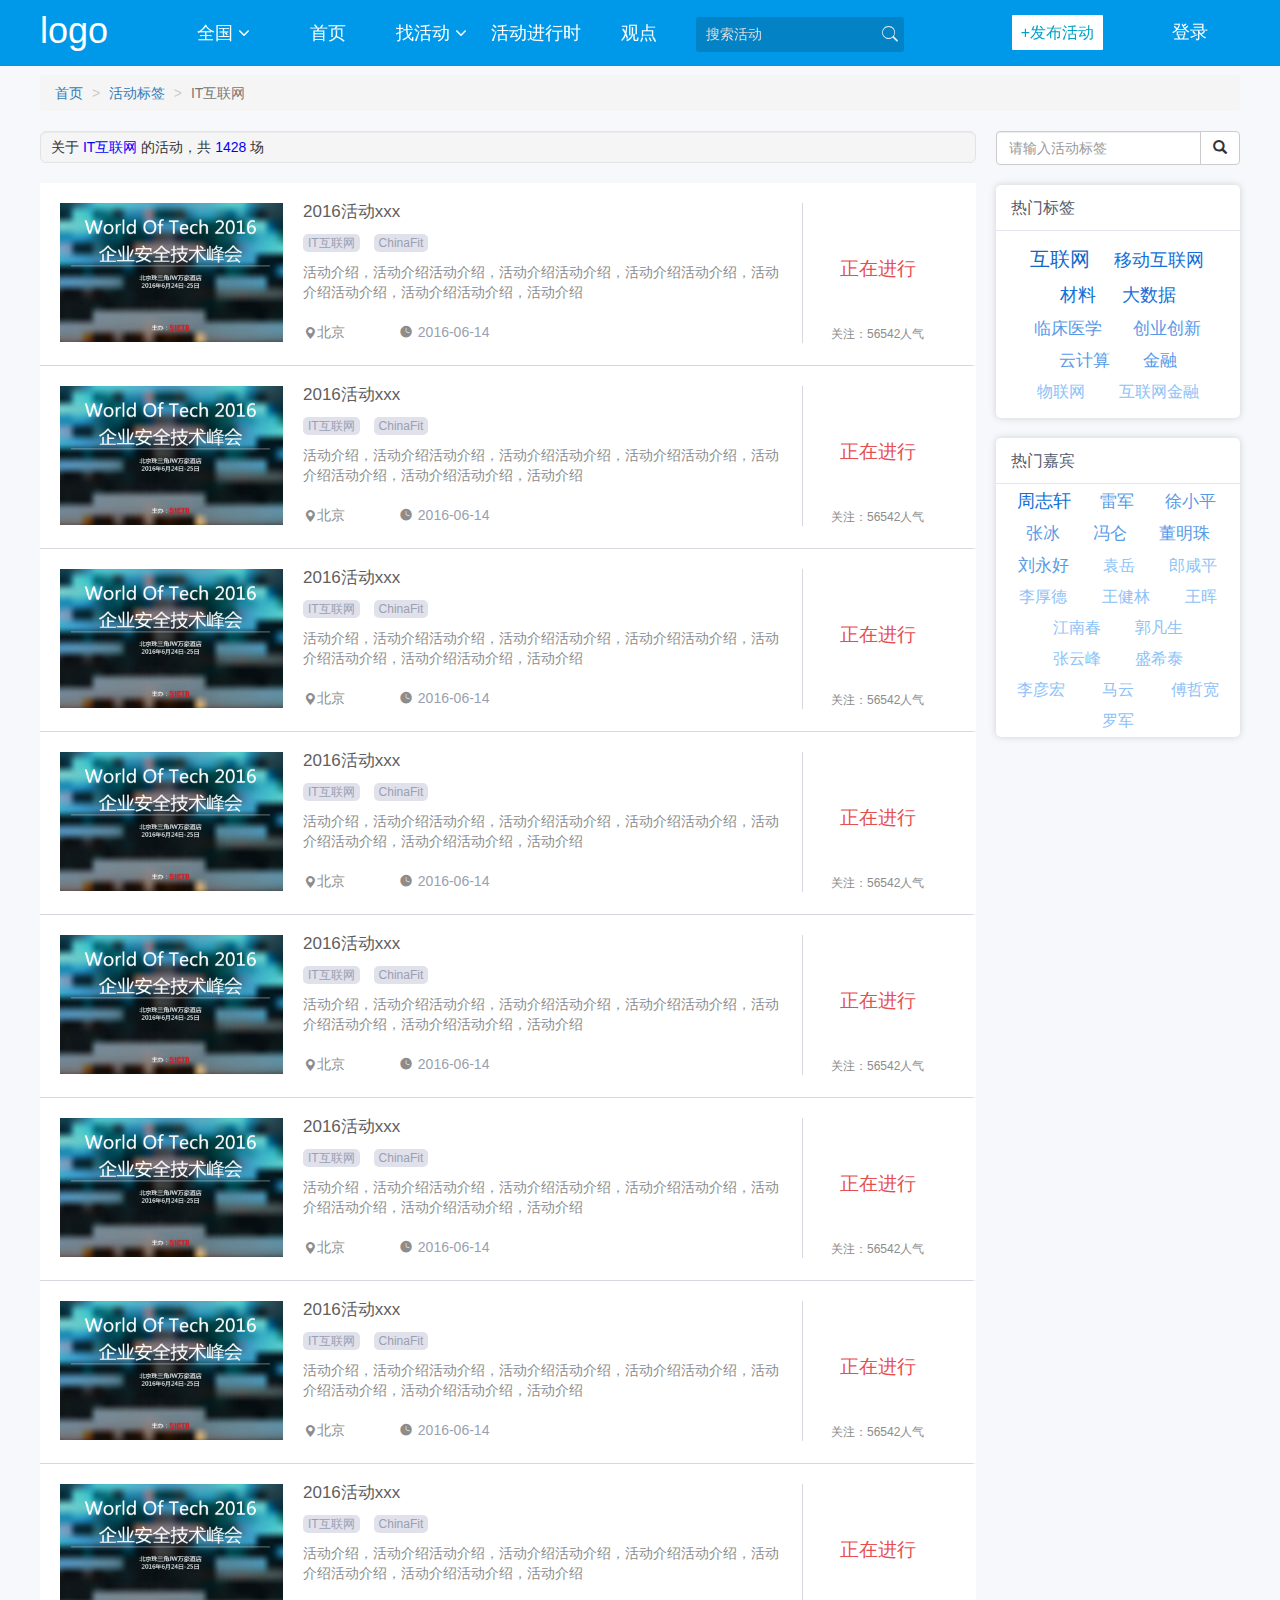
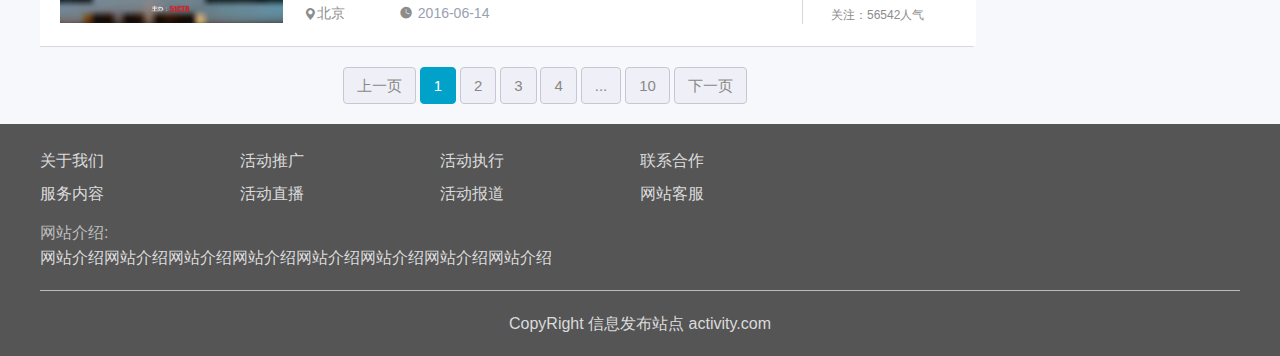
<file: activity_tags.html>
<!DOCTYPE html>
<html>
<head>
    <meta charset="UTF-8">
    <title></title>
	<link href="./static/css/bootstrap.min.css" rel="stylesheet" />
    <link href="./static/css/bootstrap-datepicker3.css" rel="stylesheet" />
    
    <link href="./static/css/font-awesome.min.css" rel="stylesheet">
    <link rel="stylesheet" href="./static/css/base.css">
	<link rel="stylesheet" href="./static/css/activityList.css"/>
	<link rel="stylesheet" href="./static/css/jqcloud.css" >

    <script src="./static/js/com.js"></script>
</head>
<style>
</style>
<body>



<script type="text/javascript">util.topnav()</script>


	<div class="content">
		<div class="container">
		  <ol class="breadcrumb">
			<li><a href="index.html">首页</a></li>
			<li><a href="activity_tags.html">活动标签</a></li>
			<li class="active">IT互联网</li>
		  </ol>
		  
		
		    
			

			<div class="content_left">
			  <div class="well well-lg">
		        <p style="margin: 5px 10px;">关于 <span style="color: blue;">IT互联网</span> 的活动，共 <span style="color: blue;">1428</span> 场
		      </div>
				<div class="all_events" style="float: left; ">
					<div class='col-sm-12 col-xs-12 meeting_list' data-href="/event-146345290.html">
						<div class='col-sm-3 col-xs-3'>
							<a href='./activity_detail.html' target="_blank">
								<img width='100%' src='./static/img/activity_sample.jpg'
									alt='2016活动xxx' />
							</a>
						</div>

						<div class='col-sm-7 col-xs-7 detail'>
							<h3 class='meeting_name'>
								<a href="./activity_detail.html" target="_blank">2016活动xxx</a>
							</h3>
							<p class='meeting_tag'>

								<a target="_blank" href="./activity_category.html">IT互联网</a>

								<a target="_blank" href="./activity_category.html">ChinaFit</a>

							</p>
							<p class='meeting_des'>活动介绍，活动介绍活动介绍，活动介绍活动介绍，活动介绍活动介绍，活动介绍活动介绍，活动介绍活动介绍，活动介绍	</p>
							<p class='addr'>
								<span>
									<a href='/beijing/' target="_blank">
										<font class='m_iconfont'>&#xe609;</font>北京
									</a>
								</span>
								<span>
									<font style='color: #8C8C8C; font-size: 16px;' class='m_iconfont'>&#xe608;&nbsp;</font>2016-06-14
								</span>
							</p>
						</div>

						<!--标准-->

						<div class="col-sm-2 col-xs-2 price text-center">
							<p style="line-height: 80px">
								<span>正在进行</span>
							</p>
							<p>关注：56542人气</p>
						</div>
					</div>
					
					<div class='col-sm-12 col-xs-12 meeting_list' data-href="/event-146345290.html">
						<div class='col-sm-3 col-xs-3'>
							<a href='./activity_detail.html' target="_blank">
								<img width='100%' src='./static/img/activity_sample.jpg'
									alt='2016活动xxx' />
							</a>
						</div>

						<div class='col-sm-7 col-xs-7 detail'>
							<h3 class='meeting_name'>
								<a href="./activity_detail.html" target="_blank">2016活动xxx</a>
							</h3>
							<p class='meeting_tag'>

								<a target="_blank" href="./activity_category.html">IT互联网</a>

								<a target="_blank" href="./activity_category.html">ChinaFit</a>

							</p>
							<p class='meeting_des'>活动介绍，活动介绍活动介绍，活动介绍活动介绍，活动介绍活动介绍，活动介绍活动介绍，活动介绍活动介绍，活动介绍	</p>
							<p class='addr'>
								<span>
									<a href='/beijing/' target="_blank">
										<font class='m_iconfont'>&#xe609;</font>北京
									</a>
								</span>
								<span>
									<font style='color: #8C8C8C; font-size: 16px;' class='m_iconfont'>&#xe608;&nbsp;</font>2016-06-14
								</span>
							</p>
						</div>

						<!--标准-->

						<div class="col-sm-2 col-xs-2 price text-center">
							<p style="line-height: 80px">
								<span>正在进行</span>
							</p>
							<p>关注：56542人气</p>
						</div>
					</div>
					
					<div class='col-sm-12 col-xs-12 meeting_list' data-href="/event-146345290.html">
						<div class='col-sm-3 col-xs-3'>
							<a href='./activity_detail.html' target="_blank">
								<img width='100%' src='./static/img/activity_sample.jpg'
									alt='2016活动xxx' />
							</a>
						</div>

						<div class='col-sm-7 col-xs-7 detail'>
							<h3 class='meeting_name'>
								<a href="./activity_detail.html" target="_blank">2016活动xxx</a>
							</h3>
							<p class='meeting_tag'>

								<a target="_blank" href="./activity_category.html">IT互联网</a>

								<a target="_blank" href="./activity_category.html">ChinaFit</a>

							</p>
							<p class='meeting_des'>活动介绍，活动介绍活动介绍，活动介绍活动介绍，活动介绍活动介绍，活动介绍活动介绍，活动介绍活动介绍，活动介绍	</p>
							<p class='addr'>
								<span>
									<a href='/beijing/' target="_blank">
										<font class='m_iconfont'>&#xe609;</font>北京
									</a>
								</span>
								<span>
									<font style='color: #8C8C8C; font-size: 16px;' class='m_iconfont'>&#xe608;&nbsp;</font>2016-06-14
								</span>
							</p>
						</div>

						<!--标准-->

						<div class="col-sm-2 col-xs-2 price text-center">
							<p style="line-height: 80px">
								<span>正在进行</span>
							</p>
							<p>关注：56542人气</p>
						</div>
					</div>
					
					<div class='col-sm-12 col-xs-12 meeting_list' data-href="/event-146345290.html">
						<div class='col-sm-3 col-xs-3'>
							<a href='./activity_detail.html' target="_blank">
								<img width='100%' src='./static/img/activity_sample.jpg'
									alt='2016活动xxx' />
							</a>
						</div>

						<div class='col-sm-7 col-xs-7 detail'>
							<h3 class='meeting_name'>
								<a href="./activity_detail.html" target="_blank">2016活动xxx</a>
							</h3>
							<p class='meeting_tag'>

								<a target="_blank" href="./activity_category.html">IT互联网</a>

								<a target="_blank" href="./activity_category.html">ChinaFit</a>

							</p>
							<p class='meeting_des'>活动介绍，活动介绍活动介绍，活动介绍活动介绍，活动介绍活动介绍，活动介绍活动介绍，活动介绍活动介绍，活动介绍	</p>
							<p class='addr'>
								<span>
									<a href='/beijing/' target="_blank">
										<font class='m_iconfont'>&#xe609;</font>北京
									</a>
								</span>
								<span>
									<font style='color: #8C8C8C; font-size: 16px;' class='m_iconfont'>&#xe608;&nbsp;</font>2016-06-14
								</span>
							</p>
						</div>

						<!--标准-->

						<div class="col-sm-2 col-xs-2 price text-center">
							<p style="line-height: 80px">
								<span>正在进行</span>
							</p>
							<p>关注：56542人气</p>
						</div>
					</div>
					
					<div class='col-sm-12 col-xs-12 meeting_list' data-href="/event-146345290.html">
						<div class='col-sm-3 col-xs-3'>
							<a href='./activity_detail.html' target="_blank">
								<img width='100%' src='./static/img/activity_sample.jpg'
									alt='2016活动xxx' />
							</a>
						</div>

						<div class='col-sm-7 col-xs-7 detail'>
							<h3 class='meeting_name'>
								<a href="./activity_detail.html" target="_blank">2016活动xxx</a>
							</h3>
							<p class='meeting_tag'>

								<a target="_blank" href="./activity_category.html">IT互联网</a>

								<a target="_blank" href="./activity_category.html">ChinaFit</a>

							</p>
							<p class='meeting_des'>活动介绍，活动介绍活动介绍，活动介绍活动介绍，活动介绍活动介绍，活动介绍活动介绍，活动介绍活动介绍，活动介绍	</p>
							<p class='addr'>
								<span>
									<a href='/beijing/' target="_blank">
										<font class='m_iconfont'>&#xe609;</font>北京
									</a>
								</span>
								<span>
									<font style='color: #8C8C8C; font-size: 16px;' class='m_iconfont'>&#xe608;&nbsp;</font>2016-06-14
								</span>
							</p>
						</div>

						<!--标准-->

						<div class="col-sm-2 col-xs-2 price text-center">
							<p style="line-height: 80px">
								<span>正在进行</span>
							</p>
							<p>关注：56542人气</p>
						</div>
					</div>

					<div class='col-sm-12 col-xs-12 meeting_list' data-href="/event-146345290.html">
						<div class='col-sm-3 col-xs-3'>
							<a href='./activity_detail.html' target="_blank">
								<img width='100%' src='./static/img/activity_sample.jpg'
									alt='2016活动xxx' />
							</a>
						</div>

						<div class='col-sm-7 col-xs-7 detail'>
							<h3 class='meeting_name'>
								<a href="./activity_detail.html" target="_blank">2016活动xxx</a>
							</h3>
							<p class='meeting_tag'>

								<a target="_blank" href="./activity_category.html">IT互联网</a>

								<a target="_blank" href="./activity_category.html">ChinaFit</a>

							</p>
							<p class='meeting_des'>活动介绍，活动介绍活动介绍，活动介绍活动介绍，活动介绍活动介绍，活动介绍活动介绍，活动介绍活动介绍，活动介绍	</p>
							<p class='addr'>
								<span>
									<a href='/beijing/' target="_blank">
										<font class='m_iconfont'>&#xe609;</font>北京
									</a>
								</span>
								<span>
									<font style='color: #8C8C8C; font-size: 16px;' class='m_iconfont'>&#xe608;&nbsp;</font>2016-06-14
								</span>
							</p>
						</div>

						<!--标准-->

						<div class="col-sm-2 col-xs-2 price text-center">
							<p style="line-height: 80px">
								<span>正在进行</span>
							</p>
							<p>关注：56542人气</p>
						</div>
					</div>
					
					<div class='col-sm-12 col-xs-12 meeting_list' data-href="/event-146345290.html">
						<div class='col-sm-3 col-xs-3'>
							<a href='./activity_detail.html' target="_blank">
								<img width='100%' src='./static/img/activity_sample.jpg'
									alt='2016活动xxx' />
							</a>
						</div>

						<div class='col-sm-7 col-xs-7 detail'>
							<h3 class='meeting_name'>
								<a href="./activity_detail.html" target="_blank">2016活动xxx</a>
							</h3>
							<p class='meeting_tag'>

								<a target="_blank" href="./activity_category.html">IT互联网</a>

								<a target="_blank" href="./activity_category.html">ChinaFit</a>

							</p>
							<p class='meeting_des'>活动介绍，活动介绍活动介绍，活动介绍活动介绍，活动介绍活动介绍，活动介绍活动介绍，活动介绍活动介绍，活动介绍	</p>
							<p class='addr'>
								<span>
									<a href='/beijing/' target="_blank">
										<font class='m_iconfont'>&#xe609;</font>北京
									</a>
								</span>
								<span>
									<font style='color: #8C8C8C; font-size: 16px;' class='m_iconfont'>&#xe608;&nbsp;</font>2016-06-14
								</span>
							</p>
						</div>

						<!--标准-->

						<div class="col-sm-2 col-xs-2 price text-center">
							<p style="line-height: 80px">
								<span>正在进行</span>
							</p>
							<p>关注：56542人气</p>
						</div>
					</div>
					
					<div class='col-sm-12 col-xs-12 meeting_list' data-href="/event-146345290.html">
						<div class='col-sm-3 col-xs-3'>
							<a href='./activity_detail.html' target="_blank">
								<img width='100%' src='./static/img/activity_sample.jpg'
									alt='2016活动xxx' />
							</a>
						</div>

						<div class='col-sm-7 col-xs-7 detail'>
							<h3 class='meeting_name'>
								<a href="./activity_detail.html" target="_blank">2016活动xxx</a>
							</h3>
							<p class='meeting_tag'>

								<a target="_blank" href="./activity_category.html">IT互联网</a>

								<a target="_blank" href="./activity_category.html">ChinaFit</a>

							</p>
							<p class='meeting_des'>活动介绍，活动介绍活动介绍，活动介绍活动介绍，活动介绍活动介绍，活动介绍活动介绍，活动介绍活动介绍，活动介绍	</p>
							<p class='addr'>
								<span>
									<a href='/beijing/' target="_blank">
										<font class='m_iconfont'>&#xe609;</font>北京
									</a>
								</span>
								<span>
									<font style='color: #8C8C8C; font-size: 16px;' class='m_iconfont'>&#xe608;&nbsp;</font>2016-06-14
								</span>
							</p>
						</div>

						<!--标准-->

						<div class="col-sm-2 col-xs-2 price text-center">
							<p style="line-height: 80px">
								<span>正在进行</span>
							</p>
							<p>关注：56542人气</p>
						</div>
					</div>

				</div><!-- end all meeting -->
				
				
				
			</div>
			<div class=" content_right">
				<div class="fixed_div content_right_child">
					<form class="form-inline" style="margin-bottom: 20px;">
			          <div class="input-group">
                        <input type="text" class="form-control" placeholder="请输入活动标签" style="width: 205px;">
                          <span class="input-group-btn">
                            <button class="btn btn-default" type="submit"><span class="glyphicon glyphicon-search"></span></button>
                          </span>
                      </div>
			        </form>
					

					<div class="hot_theme">
						<p>热门标签</p>
						<div id="hot_tags" class="jqcloud" style="padding: 10px;">

							<span>
								<a target="_blank" href="tag" lang="116">互联网</a>
							</span>

							<span>
								<a target="_blank" href="tag" lang="95">移动互联网</a>
							</span>

							<span>
								<a target="_blank" href="tag" lang="94">材料</a>
							</span>

							<span>
								<a target="_blank" href="tag" lang="93">大数据</a>
							</span>

							<span>
								<a target="_blank" href="tag" lang="71">临床医学</a>
							</span>

							<span>
								<a target="_blank" href="tag" lang="67">创业创新</a>
							</span>

							<span>
								<a target="_blank" href="tag" lang="60">云计算</a>
							</span>

							<span>
								<a target="_blank" href="tag" lang="59">金融</a>
							</span>

							<span>
								<a target="_blank" href="tag" lang="54">物联网</a>
							</span>

							<span>
								<a target="_blank" href="tag" lang="53">互联网金融</a>
							</span>

						</div>
					</div>
					<div class="hot_theme">
						<p>热门嘉宾</p>
						<div id="hot_guests" class="jqcloud">

							<span>
								<a target="_blank" href='/guest-077068065120079068099119.html' lang="23">周志轩</a>
							</span>

							<span>
								<a target="_blank" href='/guest-077068065121077084077050.html' lang="19">雷军</a>
							</span>

							<span>
								<a target="_blank" href='/guest-077068065048077068107121.html' lang="17">徐小平</a>
							</span>

							<span>
								<a target="_blank" href='/guest-077068065049077084107121.html' lang="17">张冰</a>
							</span>

							<span>
								<a target="_blank" href='/guest-077068065120079068089119.html' lang="16">冯仑</a>
							</span>

							<span>
								<a target="_blank" href='/guest-077068065121079068103119.html' lang="15">董明珠</a>
							</span>

							<span>
								<a target="_blank" href='/guest-077068065121077122099119.html' lang="15">刘永好</a>
							</span>

							<span>
								<a target="_blank" href='/guest-077068065120079068085048.html' lang="14">袁岳</a>
							</span>

							<span>
								<a target="_blank" href='/guest-077068065120078122107048.html' lang="13">郎咸平</a>
							</span>

							<span>
								<a target="_blank" href='/guest-077068065120079068089052.html' lang="13">李厚德</a>
							</span>

							<span>
								<a target="_blank" href='/guest-077068065121079084065119.html' lang="12">王健林</a>
							</span>

							<span>
								<a target="_blank" href='/guest-077068065121078084065048.html' lang="12">王晖</a>
							</span>

							<span>
								<a target="_blank" href='/guest-077068065122079084065121.html' lang="12">江南春</a>
							</span>

							<span>
								<a target="_blank" href='/guest-077068065122078122065052.html' lang="12">郭凡生</a>
							</span>

							<span>
								<a target="_blank" href='/guest-077068065048079068081119.html' lang="12">张云峰</a>
							</span>

							<span>
								<a target="_blank" href='/guest-077068065053077122073048.html' lang="12">盛希泰</a>
							</span>

							<span>
								<a target="_blank" href='/guest-077068065121079084065048.html' lang="11">李彦宏</a>
							</span>

							<span>
								<a target="_blank" href='/guest-077068065121078122099052.html' lang="11">马云</a>
							</span>

							<span>
								<a target="_blank" href='/guest-077068065121077084085119.html' lang="11">傅哲宽</a>
							</span>

							<span>
								<a target="_blank" href='/guest-077068065053078068107119.html' lang="11">罗军</a>
							</span>

						</div>
					</div>
					
				</div>
			</div>
		</div>
	</div>




	<!-- footer html template -->
<script type="text/javascript">
  util.paginationhtml();
  util.footerhtml()
  </script>

  <script src="./static/js/jquery-1.12.4.min.js"></script>
  <script src="./static/js/bootstrap.min.js"></script>
  <script src="./static/js/bootstrap-datepicker.min.js"></script>
    <script src="./static/js/bootstrap-datepicker.zh-CN.min.js"></script>
  <script src="./static/js/jquery.lazyload.min.js"></script>
  <script src="./static/js/index.js"></script>
  <script src="./static/js/activityList.js"></script> 
  <script src="./static/js/jqcloud-1.0.4.min.js"></script>   



<script type="text/javascript">
/// 右侧 停靠
var right_child=$(".content_right").offset().top-66;// 减去固定导航栏高度66px
var child_width=$(".content_right").width()
$.event.add(window, "scroll", function() {
    var sTop=document.documentElement.scrollTop+document.body.scrollTop;
    if(sTop>=right_child){
        $(".content_right_child").css({position:"fixed",top:"70px","z-index":"1000","width":child_width})
    }else{
        $(".content_right_child").css({position:"","width":'',"top":''})
    }
});
// 日期
$('.date').datepicker({
  language: "zh-CN",
  format: "dd",
  autoclose: true,
});


$("#hot_tags a").each(function (i) {
    var size=$("#hot_tags a")[0].lang/10
    $($("#hot_tags span")[i]).addClass("w"+parseInt($("#hot_tags a")[i].lang/size))
})
$("#hot_guests a").each(function (i) {
    var size=$("#hot_guests a")[0].lang/8
    $($("#hot_guests span")[i]).addClass("w"+parseInt($("#hot_guests a")[i].lang/size))
})

</script>
</body>
</html>
</file>
<file: static/css/base.css>
﻿body{
    font-family: 'Hiragino Sans GB',"Microsoft Yahei","微软雅黑",SimHei,Tahoma,Arial,Helvetica !important;
    background: #f7f8fb !important;
}
@font-face {
    font-family: "home_pagefont";
    /*src: url("../fonts/all_iconfont.ttf");*/
    font-family: "home_pagefont";
    src: url('../fonts/all_iconfont.eot'); /* IE9*/
    src: url('../fonts/all_iconfont.eot?#iefix') format('embedded-opentype'), /* IE6-IE8 */
    url('../fonts/all_iconfont.ttf') format('truetype') /* chrome、firefox、opera、Safari, Android, iOS 4.2+*/
}
.m_iconfont{
    font-family: "home_pagefont";
}
body{
 	/* min-height: 2000px; */
  	padding-top: 75px !important;/* fixed top*/
}

.breadcrumb > li + li:before {
    padding: 0 5px;
    color: #ccc;
    content: ">\00a0";
}

.menu-head {
    width: 5%;
    font-weight: bold;
    display: inline-block;
    padding: 0 5px;
    color:#5b6265
}
      
.dropdown2-menu {
    background: #eee;
    padding: 12px 12px 3px;
    border-radius: 5px;
    margin-bottom: 10px;
}

.dropdown2-menu ul li a {
    color: #4a4a4a;
}
      
.dropdown2-menu ul li.active {
    background-color: #0099e9;
    border-radius: 3px;
}
    
      
.dropdown2-menu ul li.active a {
    color: white;
}
      
.dropdown2-menu ul li:hover {
    background-color: #0099e9;
    border-radius: 3px;
}
      
.dropdown2-menu ul li:hover a {
    color: white;
}
a:hover{
    text-decoration: none !important;
}
.nav a:hover{
    text-decoration: none !important;
    color: #fff !important;
}
/*background: #00A2CA;*/
.nav{
    width: 100%;
    background: #0099E9;
    height: 66px;
    /* position: relative; */
    z-index: 9990;
}
.nav>div>div{
    height: 65px;
    line-height: 65px;
    padding: 0 !important;
}
.nav ul{
    padding: 0;
    margin: 0;

}
.nav ul li{
    display: inline-block;
    text-align: center;
    color: #fff;
    width: 100px;
    box-sizing: border-box;
    *float: left;
}
.ordersearch{
    width:auto !important;
    padding:0 0 0 20px;
}

.nav ul li a{
    color: #fff;
    font-size: 18px;
}
.nav ul .menue:hover{
    background: #0382C5;
    cursor: pointer;
}
.nav ul .menue_right{
    float:right
}
.nav form input{
    line-height: normal !important;
    height: 35px;
    -webkit-border-radius: 20px;
    -moz-border-radius: 20px;
    border-radius: 3px;
    border: none;
    background: #0382C5;
    width: 90%;
    color: #fff;
    padding-left: 10px;
    outline: none;
    padding-right: 30px;
    font-size: 14px;
}
.nav form input::-webkit-input-placeholder{
    color: #dddddd;
    font-size: 14px;
}
.nav .none{
    width: 10%;
}
.nav .postevent{
    width:15% !important;
    float:right;
}
.nav .postevent a{
    font-size: 16px;
    background: #fff;
    padding: 9px;
    -webkit-border-radius: 1px;
    -moz-border-radius: 1px;
    border-radius: 1px; 
    color:#00A2CA;
}
.nav .postevent a:hover{
    background: #388A9E;
    color:#fff;
}
.nav .search{
    width: 21%;
    position: relative;
}
.nav .business,.findactivity{
    position: relative;
}

.m-search {
    position: relative;
    right: 23px;
    color: #E7EEF4;
    font-size: 18px;
    cursor: pointer;
}
.fa-navicon{
    position: absolute;
    right: 15px;
    color: #fff;
    top: 22px;
    font-size: 25px;
    display: none;
    cursor: pointer;
}
.fa-navicon:hover{
    color: #e7e7e7;
}

.business_menue,.findactivity_menue{
    position: absolute;
    top: 66px;
    left: 0;
    width: 450px;
    background: rgba(3,130,197,0.88);
    *background: rgba(3,130,197,0.88);
    -background: rgba(3,130,197,0.88);
    -webkit-border-radius: 0px;
    -moz-border-radius: 0px;
    border-radius: 0px;
    color: #000;
    text-align: left;
    padding: 10px 10px 10px 20px;
    box-shadow: 0 0 7px 1px rgba(118, 118, 118, 0.44);
    /*visibility: hidden;*/
    display: none;
    /* border: 1px solid #BA450D; */
    -webkit-transition: all .1s linear;
    -moz-transition: all .1s linear;
    -ms-transition: all .1s linear;
    -o-transition: all .1s linear;
    transition: all .1s linear;
    z-index: 9999;
    cursor: auto;
}
.business:hover .business_menue{
    display: block;
}
.findactivity:hover .findactivity_menue{
    display: block;
}
.business_menue a , .findactivity_menue a{
    color: #fff !important;
    font-size: 14px !important;
}

.business_menue>div,.findactivity_menue>div{
    padding: 0 !important;
    height: 30px;
    line-height: 30px;
    font-size: 16px;
}
.business_menue span, .findactivity_menue span{
    padding: 0 !important;
}

.business_menue a:hover , .findactivity_menue a:hover{
    color: #2090CB !important;
    background: #fff;
    text-decoration: none !important;
    padding: 1px 4px;
    border-radius: 3px;
}
.login ol li a:hover{
    color: #0067B0 !important;
    text-decoration: none !important;
}
.time{
    border: 1px solid #D7D7D7;
    border-left: none;
    border-right: none;
    margin: 10px 0 0 !important;
    height:45px !important;
    line-height: 45px !important;
}
.industry,.time,.city{
    margin: 0px 0;
    height:35px !important;
    line-height: 34px !important;
}
.login{
    position: relative;
    float:right
}
.login ol{
    padding: 0;
    margin: 0;
    position: absolute;
    top: 65px;
    left: 0;
    background: #FFF;
    line-height: 0;
    display: none;
    box-shadow: 0 0 7px 1px rgba(159, 159, 159, 0.31);
    z-index: 10;
}
.login ol li{
    list-style: none;
    width: 100%;
    border-bottom: 1px solid #F4F3F8;
    height: 35px;
    line-height: 35px;
}
.login ol li a{
    color: #7B8294 !important;
    font-size: 14px;
}

/*footer*/
.footer{
    background: #555555;
    padding: 20px 0 5px;
}
.footer ul{
	padding: 0px;
}
.footer1 ul li{
    list-style: none;
    line-height: 33px;
    cursor: pointer;
}
.footer1{
    padding: 0;
}
.footer1 ul li a{
    color: #DBDBDB !important;
    font-size: 16px;
}
.footer1 ul li a:hover{
    color: #4693E3 !important;
}
.contact ul li a:hover{
    color: #A0A8B7 !important;
}
.footer1 ul .title {
    color: #000;font-size: 17px
}
.contact span{
    display: inline-block;
    padding-left: 10px;
    font-size: 12px;
}
.contact .fa,.contact .Phone{
    font-size: 2.2em;
    position: relative;
    top: -4px;
    padding: 0;
    color: #7C8395;
}
.contact .Phone{
    font-size: 1.5em;
    top: -15px;
}
.weixin{
    text-align: center;
}

 .weixin p{
    color: #DDE1EC;font-size: 16px;
     padding: 0 !important;
}
.introduce{
    clear: both;
}
.introduce p,.introduce p a{
    color: #DBDBDB;
    font-size: 16px;
    line-height: 25px;
    margin-bottom: 15px;
}
.container {
    width: 1200px !important;
    padding-right: 0px;
    padding-left: 0px;
}
.bannnerImg{
    width: 900px;
}
.bannnerImg ul li img{
    width: 900px;
}

@media (max-width:1200px) {
    .nav{
        width:1200px;
    }
}

.pagination{
    width: 82%;
    text-align: center;
}
.pagination-full {
    width: 100%;
    text-align: center;
    margin: 20px 0;
    display: inline-block;
}
.pagination ul{
   display: inline-block;
    margin: 0 auto;
}
.pagination ul li,
.pagination-full ul li{
    display: inline-block;
    border: 1px solid #C7C7D3;
    border-radius: 4px;
    background: #EFEFF7;
    cursor: pointer;
    +float: left;
}
.pagination ul li a,
.pagination-full ul li a{
    color: #888886 !important;
    font-size: 15px;
    display: inline-block;
    padding: 7px 13px;
}
.pagination ul .page_active,
.pagination-full ul .page_active{
    background: #00A2CA;
    border: 1px solid #00A2CA;
    }
.pagination ul .page_active a,
.pagination-full ul .page_active a{
    color: #fff !important;
}

.bread_nav  a:hover{
    color: #3391E8 !important;
}
.pagination ul li:hover,
.pagination-full ul li:hover{
    border: 1px solid #00A2CA;
}
.erweima{
    display: inline-block;float:left;margin-top: 8px;
    margin-right: 15px;
    padding: 0 !important;
}
.kefu{
    position: absolute;
    top: 100%;
    display: none;
}
a:active{
    text-decoration: none;
}
a:visited{
    text-decoration: none;
}
a:link{
    text-decoration: none;
}
.container{
    +width: 1200px;
}
.col-sm-9{
    *width: 70%;
    -width: 70%;
}
input[type='text']:focus,textarea:focus,select:focus{border-color:rgba(102,175,233,.6) !important;box-shadow:inset 0 1px 1px rgba(0,0,0,.075),0 0 8px rgba(102,175,233,.6) !important;outline: none}


.bread_nav {
    margin: 10px 0 15px !important;
    color: #BDC4D2 !important;
    padding: 8px 15px !important;
    border-radius: 5px;
     background: #F5F5F5 !important;
}
.bread_nav  a{
    color: #BDC4D2 !important;
}
.bread_nav h1{
    display: inline !important;
    font-size: 14px !important;
    color:#555 !important;
}
.bread_nav_right{
	color:#555 !important;
    display: inline-block;
    float: right;
}
</file>
<file: static/css/index.css>
.carousel .carousel-control{
	display:none;
}
.carousel:hover .carousel-control{
	display:block;
}
.carousel-inner>.item>a>img, .carousel-inner>.item>img{
	width:100%;
	max-width:1200px;
	max-height:500px;
}
.carousel-caption a{
	color:#fff;
}
.carousel-caption:hover a{
	color:#008000;
}
/*内容*/
.content{
    padding-bottom: 50px;
}
.content div{
    /*border: 1px solid red;*/
    padding: 0;
}
.content h3,.content h4{
    display: inline;
}
.content>div{
    margin-top: 20px;
    float: left;
}
.content a:hover{
    color: #44A859 !important;
}
.meeting_cat,.recent_meeting{
    border-bottom: 1px solid #D9DFEB;
    margin-bottom: 18px;
    padding-bottom: 10px !important;
}
.meeting_cat .more{
    float: right;margin-top: 10px;color: #C2C8D5 !important;
    font-size: 13px;
    cursor: pointer;
}
.meeting_cat h3 a,.meeting_cat span a{
    color: #0099E9 !important;
    font-size: 22px;
    padding-right: 30px;
    padding-left: 0;
}
.hot_guest span .jiabin,.hot_guest span .sponsor{
    padding: 0 5px 12px;
    color: #7C8290 !important;
    cursor: pointer;
}
.hot_guest span .Choose{
    color: #1067C8 !important;
    border-bottom: 2px solid #1067C8;
}

.all_meetings{
    padding: 5px !important;
    *float: left;
    *width: 180px;
}
.normal{
    /**width: 70%;*/
}
.meeting_cat h4 a{
    color: #0099E9  !important;
    font-size: 15px ;
    padding: 0 7px;
}
.meet_child{
    position: relative;
    overflow: hidden;
    max-height: 115px;
}
.normal .meetings:hover .meeting_name{
    color: #1067C8 !important;
}
.meet_child>p{
    width: 100%;
    height: 25px;
    background: #a5a5a5 \0;
    background: rgba(0, 0, 0, 0.36);
    color: #fff;
    line-height: 25px;
    padding: 0 8px;
    position: absolute;
    bottom: 0;
    left: 0;
    z-index: 10;
    margin: 0;
}
.meet_child >p>span{
    display: inline-block;
    text-align: left;
}
.meetings{
    background: #FFF;
    padding-bottom: 5px !important;
    -webkit-border-radius: 5px;
    -moz-border-radius: 5px;
    border-radius: 5px;
    box-shadow: 0 0 1px 1px rgba(183, 183, 183, 0.2);
    border: 1px solid #EAECF5 \0;
}
.meet_child img{
    border-top-left-radius: 5px;
    border-top-right-radius: 5px;
}
.normal .meetings .meeting_name{
    font-size: 14px;
    padding: 5px 5px 0;
    color: #7C8290 !important;
    margin: 0;
    height: 49px;
    width: 100%;
    text-overflow: -o-ellipsis-lastline;
    overflow: hidden;
    text-overflow: ellipsis;
    display: -webkit-box;
    -webkit-line-clamp: 2;
    -webkit-box-orient: vertical;
}
.meeting_des{
    color: #7C8290 !important;
    padding: 0 10px;
    height: 40px ;
    width: 100%;
    text-overflow: -o-ellipsis-lastline;
    overflow: hidden;
    text-overflow: ellipsis;
    display: -webkit-box;
    -webkit-line-clamp: 2;
    -webkit-box-orient: vertical;
    margin-bottom: 14px;
}
.normal .all_meetings{
   /*  margin-bottom: 2px; */
}
.recent_meeting{
    color: #7C8290 !important;
    font-size: 18px;
    margin-bottom: 23px;
}
.recent{
    padding: 0;
    margin: 0;
    background: #fff;
    -webkit-border-radius: 5px;
    -moz-border-radius: 5px;
    border-radius: 5px;
    padding: 0 8px;
    box-shadow: 0 0 1px 1px rgba(183, 183, 183, 0.2);
}
.recent li>span{
    display: inline-block;
    max-width: 100%;
    white-space: nowrap;
    text-overflow: ellipsis;
    overflow: hidden;
}
.recent li{
    list-style: none;
    width: 100%;
    padding: 10px 0;
    border-bottom: 1px solid #D9DFEB;
    white-space: nowrap;
    text-overflow: ellipsis;
    overflow: hidden;
}
.recent li a{
    color: #7C8290 !important;
    font-size: 14px;
}
.recent .recent_last{
	border:none;
}
.recent li.showAll{
	white-space:normal !important;
}
.recent_detail{
    padding:6px 7px  6px 0 !important;
    display: none;
    position: relative;
}
.recent_detail img{
    /*display: inline-block;*/
}
.recent_detail p.wholetitle{
	color:#000
}
.recent_detail p{
    /* float: right; */
    /*padding:20px 0px 0 7px;*/
    color: #B8BAC7 ;
     margin-bottom: 0px;
    /*position: absolute;
    bottom: 5px;
    right: 10%; */
}
.meeting_cat>a:hover{
    color: #1067C8 !important;
}
.load_more{
	width:100%;
	text-align:center;
	height:40px;line-height:40px;overflow:hidden;
}
.load_more a{
	cursor: pointer;
}
.choose{
    color: #1067C8 !important;
}
.line {
    color: #7C8290;
}
/*热门嘉宾*/
.all_guest,.all_sponsor{
    background: #FFF;
    border-radius: 5px;
    min-height: 220px;
    /*border: 1px solid red;*/
}
.all_sponsor{
    padding:20px 15px 15px !important;
    position: relative;
    display: none;
}
.all_sponsor .guest{
    padding: 0 10px !important;
    overflow: hidden;
    border-radius: 5px;
}
.mengban{
    height: 100%;
    width: 175px;
    background: rgba(0, 0, 0, 0.51);
    background: #000 \0;
    position: absolute;
    top: 0;
    left:10px;
    border-radius: 5px;
    text-align: justify;
    padding: 0 8px !important;
    display: none;
    cursor: pointer;
}
.spon{
    position: absolute;
    bottom: 5px;
    right: 8px;
}
.all_sponsor .guest p{
    color: #525A6F !important;
    font-size: 15px;
}
.guest>.mengban>p{
    border-bottom: 1px solid #858C9E;
    color: #858C9E !important;
}
.guest>.mengban>span{
    display: block;
    max-width: 100%;
    white-space: nowrap;
    text-overflow: ellipsis;
    overflow: hidden;
}
.guest>.mengban>span>a{
    color: #fff !important;
    line-height: 2;
}

.guest{
    padding: 20px 2px 3px !important;
    text-align: center;
}
.guest p{
    padding: 17px 0 5px;
    margin: 0;
    color: #000 !important;
    font-size: 18px;
}
.guest p span{
    color: #7B8292 !important;
    font-size: 14px;
}

.sponsor:hover{
    border-bottom: 2px solid #1067C8 !important;
}
.jiabin:hover{
    border-bottom: 2px solid #1067C8 !important;
}
.gues_pic{
    width: 60%;
    border-radius: 60%;
    margin: 0 auto;
    overflow: hidden;
}
.gues_pic>img{
    width: 100%;
}
.guest p span{
    display: inline-block;
    width: 100%;
    text-overflow: ellipsis;
    overflow: hidden;
    white-space: nowrap;
    margin: 0;
}
.meetings:hover{
    box-shadow: 0 0 8px 1px rgba(183, 183, 183, 0.3);
}
</file>
<file: static/js/ckeditor/samples/css/samples.css>
/**
 * @license Copyright (c) 2003-2016, CKSource - Frederico Knabben. All rights reserved.
 * For licensing, see LICENSE.md or http://ckeditor.com/license
 */
@media (max-width: 900px) {
  .global-is-mobile-hidden {
    display: none !important;
  }
}
article,
aside,
details,
figcaption,
figure,
footer,
header,
hgroup,
main,
menu,
nav,
section {
  display: block;
}
body,
html {
  margin: 0;
  padding: 0;
  font: 16px / 1.8 Arial, 'Helvetica Neue', Helvetica, sans-serif;
  font-weight: 300;
  color: #575757;
}
.grid-width-10 {
  width: 10%;
}
.grid-width-20 {
  width: 20%;
}
.grid-width-30 {
  width: 30%;
}
.grid-width-40 {
  width: 40%;
}
.grid-width-50 {
  width: 50%;
}
.grid-width-60 {
  width: 60%;
}
.grid-width-70 {
  width: 70%;
}
.grid-width-80 {
  width: 80%;
}
.grid-width-90 {
  width: 90%;
}
.grid-width-100 {
  width: 100%;
}
@media (max-width: 900px) {
  .grid-width-10,
  .grid-width-20,
  .grid-width-30,
  .grid-width-40,
  .grid-width-50,
  .grid-width-60,
  .grid-width-70,
  .grid-width-80,
  .grid-width-90,
  .grid-width-100 {
    width: 100%;
  }
}
*[class*="grid-width"] {
  -webkit-box-sizing: border-box;
  -moz-box-sizing: border-box;
  box-sizing: border-box;
  padding-left: 4%;
  padding-right: 4%;
  float: left;
}
*[class*="grid-width"]:after,
.grid-container:after,
*[class*="grid-width"]:before,
.grid-container:before {
  content: '';
  display: block;
  overflow: hidden;
  visibility: hidden;
  font-size: 0;
  line-height: 0;
  width: 0;
  height: 0;
}
*[class*="grid-width"]:after,
.grid-container:after {
  clear: both;
}
.grid-container {
  -webkit-box-sizing: border-box;
  -moz-box-sizing: border-box;
  box-sizing: border-box;
  margin-left: auto;
  margin-right: auto;
}
.grid-container-nested *[class*="grid-width"]:first-child {
  padding-left: 0;
}
.grid-container-nested *[class*="grid-width"]:last-child {
  padding-right: 0;
}
@media (max-width: 900px) {
  .grid-container-nested *[class*="grid-width"]:first-child {
    padding-left: 4%;
  }
  .grid-container-nested *[class*="grid-width"]:last-child {
    padding-right: 4%;
  }
}
.header-a {
  min-height: 140px;
  overflow: hidden;
}
.header-a .header-a-logo {
  margin: 40px 0 0;
}
@media (max-width: 900px) {
  .header-a .header-a-logo {
    text-align: center;
  }
}
.header-a .header-a-logo img {
  border: transparent;
}
.navigation-a {
  height: 30px;
  background: #3d3d3d;
  position: absolute;
  left: 0;
  right: 0;
  top: 0;
  padding: 0;
  overflow: hidden;
}
@media (max-width: 900px) {
  .navigation-a {
    text-align: center;
  }
}
.navigation-a ul {
  list-style: none;
  margin: 0;
  overflow: hidden;
}
.navigation-a ul li,
.navigation-a ul li a {
  display: inline-block;
}
@media (max-width: 900px) {
  .navigation-a ul {
    width: auto;
    text-overflow: ellipsis;
    white-space: nowrap;
    display: inline-block;
    float: none;
  }
  .navigation-a ul:before,
  .navigation-a ul:after {
    display: none;
  }
}
.navigation-a ul.navigation-a-left {
  text-align: left;
}
@media (max-width: 900px) {
  .navigation-a ul.navigation-a-left {
    padding-right: 0;
  }
}
.navigation-a ul.navigation-a-right {
  text-align: right;
}
@media (max-width: 900px) {
  .navigation-a ul.navigation-a-right {
    padding-left: 23px;
  }
}
.navigation-a ul li + li {
  margin-left: 23px;
}
.navigation-a ul li a {
  font-size: 10px;
  font-size: 0.625rem;
  line-height: 18px;
  line-height: 1.13rem;
  line-height: 30px;
  float: left;
  color: #dddddd;
  font-weight: bold;
  text-decoration: none;
  text-transform: uppercase;
}
.navigation-a ul li a:hover {
  cursor: pointer;
  color: #ffffff;
}
.icon-navigation-a-github:before,
.icon-navigation-a-github:after {
  background-image: url("[data-uri]");
}
.navigation-b {
  text-align: right;
  margin: 52px 0 0;
  overflow: visible;
}
@media (max-width: 900px) {
  .navigation-b {
    text-align: center;
    margin-top: 20px;
    padding: 0;
  }
}
.navigation-b ul {
  padding: 0;
  list-style: none;
  margin: 0;
  overflow: visible;
}
.navigation-b ul li,
.navigation-b ul li a {
  display: inline-block;
}
@media (max-width: 900px) {
  .navigation-b ul {
    display: table;
    width: 100%;
    padding-bottom: 1.5em;
  }
}
@media (max-width: 900px) {
  .navigation-b ul li {
    display: table-row;
  }
}
.navigation-b ul li + li {
  margin-left: 20px;
}
@media (max-width: 900px) {
  .navigation-b ul li + li {
    margin-left: 0;
  }
}
.navigation-b ul li a {
  -webkit-box-sizing: border-box;
  -moz-box-sizing: border-box;
  box-sizing: border-box;
  text-transform: uppercase;
  text-decoration: none;
  outline: none;
}
@media (max-width: 900px) {
  .navigation-b ul li a {
    width: 100%;
    -webkit-border-radius: 0;
    -webkit-background-clip: padding-box;
    -moz-border-radius: 0;
    -moz-background-clip: padding;
    border-radius: 0;
    background-clip: padding-box;
  }
}
.footer-a {
  font-size: 13px;
  font-size: 0.8125rem;
  line-height: 23.4px;
  line-height: 1.46rem;
  padding-top: 2.25em;
  padding-bottom: 2.25em;
  overflow: hidden;
  color: #8a8a8a;
}
.footer-a a {
  color: #27c0d8;
  text-decoration: none;
  border-bottom: 1px dotted #27c0d8;
}
.footer-a a:hover {
  color: #23adc2;
}
.footer-a p {
  margin: 0;
  display: inline-block;
  text-align: center;
}
.content {
  font-size: 14px;
  font-size: 0.875rem;
  line-height: 25.2px;
  line-height: 1.57rem;
  overflow: hidden;
  padding-top: 1.5em;
  padding-bottom: 1.5em;
}
.content p {
  margin: 0.75em 0;
}
.content ul,
.content ol,
.content pre,
.content blockquote,
.content textarea:not([class^="cke"]),
.content .cke {
  margin: 1.875em 0;
}
.content code,
.content kbd {
  -webkit-border-radius: 3px;
  -webkit-background-clip: padding-box;
  -moz-border-radius: 3px;
  -moz-background-clip: padding;
  border-radius: 3px;
  background-clip: padding-box;
  padding: 3px 4px;
}
.content pre,
.content code,
.content kbd,
.content blockquote {
  background: #f5f5f5;
}
.content blockquote,
.content pre {
  background: none;
  border-left: 4px solid #27c0d8;
  padding: 1.5em 2.25em;
}
.content p a,
.content ul a,
.content ol a,
.content blockquote a,
.content h1 a,
.content h2 a,
.content h3 a,
.content h4 a,
.content h5 a {
  color: #27c0d8;
  text-decoration: none;
  border-bottom: 1px dotted #27c0d8;
}
.content p a:hover,
.content ul a:hover,
.content ol a:hover,
.content blockquote a:hover,
.content h1 a:hover,
.content h2 a:hover,
.content h3 a:hover,
.content h4 a:hover,
.content h5 a:hover {
  color: #23adc2;
}
.content h1,
.content h2,
.content h3,
.content h4,
.content h5 {
  color: #000;
  font-weight: 100;
}
.content h1 code,
.content h2 code,
.content h3 code,
.content h4 code,
.content h5 code,
.content h1 kbd,
.content h2 kbd,
.content h3 kbd,
.content h4 kbd,
.content h5 kbd {
  font-size: inherit;
}
.content h1 a.content-heading-anchor,
.content h2 a.content-heading-anchor,
.content h3 a.content-heading-anchor,
.content h4 a.content-heading-anchor,
.content h5 a.content-heading-anchor {
  font-weight: 100;
  vertical-align: middle;
  opacity: 0;
  border: 0;
}
.content h1:hover a.content-heading-anchor,
.content h2:hover a.content-heading-anchor,
.content h3:hover a.content-heading-anchor,
.content h4:hover a.content-heading-anchor,
.content h5:hover a.content-heading-anchor {
  opacity: 1;
}
.content h1:target a,
.content h2:target a,
.content h3:target a,
.content h4:target a,
.content h5:target a {
  -webkit-animation: targetLinkOpacity 0.5s linear alternate;
  -moz-animation: targetLinkOpacity 0.5s linear alternate;
  -o-animation: targetLinkOpacity 0.5s linear alternate;
  animation: targetLinkOpacity 0.5s linear alternate;
  opacity: 1;
}
.content input,
.content select,
.content textarea:not([class^="cke"]) {
  -webkit-border-radius: 3px;
  -webkit-background-clip: padding-box;
  -moz-border-radius: 3px;
  -moz-background-clip: padding;
  border-radius: 3px;
  background-clip: padding-box;
  -webkit-box-shadow: inset 0 1px 1px rgba(0, 0, 0, 0.08);
  -moz-box-shadow: inset 0 1px 1px rgba(0, 0, 0, 0.08);
  box-shadow: inset 0 1px 1px rgba(0, 0, 0, 0.08);
  font: inherit;
  color: inherit;
  border: 1px solid #d9d9d9;
  padding: .2em .5em;
}
.content input:focus,
.content select:focus,
.content textarea:not([class^="cke"]):focus {
  border-color: #66afe9;
  outline: 0;
  -webkit-box-shadow: inset 0 1px 1px rgba(0, 0, 0, 0.08), 0 0 8px #93c6ef;
  -moz-box-shadow: inset 0 1px 1px rgba(0, 0, 0, 0.08), 0 0 8px #93c6ef;
  box-shadow: inset 0 1px 1px rgba(0, 0, 0, 0.08), 0 0 8px #93c6ef;
}
.content abbr {
  border-bottom: 1px dotted #666;
  cursor: pointer;
}
.content blockquote {
  font-style: italic;
  font-family: Georgia, Times, "Times New Roman", serif;
  font-size: 16px;
  font-size: 1rem;
  line-height: 28.8px;
  line-height: 1.8rem;
}
.content em {
  font-style: italic;
}
.content h1 {
  font-size: 36px;
  font-size: 2.25rem;
  line-height: 64.8px;
  line-height: 4.05rem;
  margin: 1.125em 0 0;
}
.content h2 {
  font-size: 27.2px;
  font-size: 1.7rem;
  line-height: 48.96px;
  line-height: 3.06rem;
  margin: 0.9em 0 0;
}
.content h3 {
  font-size: 24px;
  font-size: 1.5rem;
  line-height: 43.2px;
  line-height: 2.7rem;
  font-weight: 500;
  margin: 0.75em 0 0;
}
.content h4 {
  font-size: 19.2px;
  font-size: 1.2rem;
  line-height: 34.56px;
  line-height: 2.16rem;
  font-weight: 500;
  margin: 0.75em 0 0;
}
.content h5 {
  font-size: 17.6px;
  font-size: 1.1rem;
  line-height: 31.68px;
  line-height: 1.98rem;
  font-weight: 500;
  margin: 0.75em 0 0;
}
.content hr {
  border: 0;
  border-top: 4px solid #d9d9d9;
  margin: 1.5em 0;
}
.content input[type="text"] {
  height: 1.8em;
  line-height: 1.8em;
}
.content input[type="button"] {
  -webkit-appearance: button;
  -moz-appearance: button;
  appearance: button;
}
.content kbd {
  font-size: 12px;
  font-size: 0.75rem;
  line-height: 21.6px;
  line-height: 1.35rem;
  font-family: Arial, 'Helvetica Neue', Helvetica, sans-serif;
  padding: 2px 6px;
  -webkit-box-shadow: 0 0 4px #ffffff inset, 0 2px 0 #d9d9d9;
  -moz-box-shadow: 0 0 4px #ffffff inset, 0 2px 0 #d9d9d9;
  box-shadow: 0 0 4px #ffffff inset, 0 2px 0 #d9d9d9;
}
.content p img {
  vertical-align: middle;
}
.content p pre {
  padding: 1.5em;
}
.content pre {
  padding: 0;
  border: 0;
  tab-size: 4;
  -o-tab-size: 4;
  -moz-tab-size: 4;
}
.content pre,
.content code {
  font-size: 11.89px;
  font-size: 0.743rem;
  line-height: 21.4px;
  line-height: 1.34rem;
  font-family: Consolas, Menlo, Monaco, Lucida Console, Liberation Mono, DejaVu Sans Mono, Bitstream Vera Sans Mono, Courier New, monospace, serif;
}
.content pre a,
.content code a {
  border: 0;
}
.content pre code {
  padding: 0.75em;
  display: block;
}
.content strong {
  color: #000;
}
.content ul ul,
.content ol ul,
.content ul ol,
.content ol ol {
  margin: 0.75em 0;
}
.content ul li,
.content ol li {
  font-size: 14px;
  font-size: 0.875rem;
  line-height: 30.24px;
  line-height: 1.89rem;
}
.content textarea:not([class^="cke"]) {
  width: 100%;
}
.content div.todo {
  border: 2px dotted #444;
  padding: 10px;
  margin: 60px 0 10px 0;
  /* Remove me some day */
}
.content div.todo:before {
  content: "TODO";
  font-weight: bold;
}
body a.button-a,
body button.button-a,
body input.button-a {
  -webkit-border-radius: 3px;
  -webkit-background-clip: padding-box;
  -moz-border-radius: 3px;
  -moz-background-clip: padding;
  border-radius: 3px;
  background-clip: padding-box;
  font-size: 14px;
  font-size: 0.875rem;
  line-height: 25.2px;
  line-height: 1.57rem;
  height: 36px;
  line-height: 36px;
  padding: 0 1.1em;
  font-weight: 700;
  color: #3e3e3e;
  white-space: nowrap;
  text-decoration: none;
  display: inline-block;
  cursor: pointer;
  border: 0;
  vertical-align: middle;
  margin: 1px 0;
  background: transparent;
}
body a.button-a.icon-pos-left,
body button.button-a.icon-pos-left,
body input.button-a.icon-pos-left {
  padding-left: .8em;
}
body a.button-a.icon-pos-right,
body button.button-a.icon-pos-right,
body input.button-a.icon-pos-right {
  padding-right: .8em;
}
body a.button-a.button-a-no-text,
body button.button-a.button-a-no-text,
body input.button-a.button-a-no-text {
  -webkit-border-radius: 100px;
  -webkit-background-clip: padding-box;
  -moz-border-radius: 100px;
  -moz-background-clip: padding;
  border-radius: 100px;
  background-clip: padding-box;
  width: 36px;
  padding: 0;
  text-indent: -999px;
  overflow: hidden;
  position: relative;
  text-align: center;
}
body a.button-a.button-a-no-text:before,
body button.button-a.button-a-no-text:before,
body input.button-a.button-a-no-text:before {
  position: absolute;
  left: 50%;
  top: 50%;
  margin: -9px 0 0 -9px;
}
@media (max-width: 900px) {
  body a.button-a.button-a-mobile-collapsed,
  body button.button-a.button-a-mobile-collapsed,
  body input.button-a.button-a-mobile-collapsed {
    -webkit-border-radius: 100px;
    -webkit-background-clip: padding-box;
    -moz-border-radius: 100px;
    -moz-background-clip: padding;
    border-radius: 100px;
    background-clip: padding-box;
    width: 36px;
    padding: 0;
    text-indent: -999px;
    overflow: hidden;
    position: relative;
    text-align: center;
  }
  body a.button-a.button-a-mobile-collapsed:before,
  body button.button-a.button-a-mobile-collapsed:before,
  body input.button-a.button-a-mobile-collapsed:before {
    position: absolute;
    left: 50%;
    top: 50%;
    margin: -9px 0 0 -9px;
  }
  body a.button-a.button-a-mobile-collapsed:before,
  body button.button-a.button-a-mobile-collapsed:before,
  body input.button-a.button-a-mobile-collapsed:before {
    position: absolute;
    left: 50%;
    top: 50%;
    margin: -9px 0 0 -9px;
  }
}
body a.button-a:active,
body button.button-a:active,
body input.button-a:active,
body a.button-a:hover,
body button.button-a:hover,
body input.button-a:hover {
  color: #fff;
  background: #23adc2;
}
body a.button-a:focus,
body button.button-a:focus,
body input.button-a:focus {
  border-color: #66afe9;
  outline: 0;
  -webkit-box-shadow: inset 0 1px 1px rgba(0, 0, 0, 0.075), 0 0 8px #93c6ef;
  -moz-box-shadow: inset 0 1px 1px rgba(0, 0, 0, 0.075), 0 0 8px #93c6ef;
  box-shadow: inset 0 1px 1px rgba(0, 0, 0, 0.075), 0 0 8px #93c6ef;
}
body a.button-a-soft,
body button.button-a-soft,
body input.button-a-soft {
  background: #e7e7e7;
}
body a.button-a-soft:active,
body button.button-a-soft:active,
body input.button-a-soft:active,
body a.button-a-soft:hover,
body button.button-a-soft:hover,
body input.button-a-soft:hover {
  color: #3e3e3e;
  background: #cecece;
}
body a.button-a-background,
body button.button-a-background,
body input.button-a-background,
body a.navigation-b ul li a:hover,
body button.navigation-b ul li a:hover,
body input.navigation-b ul li a:hover {
  color: #fff;
  background: #27c0d8;
}
body a.button-a-background:active,
body button.button-a-background:active,
body input.button-a-background:active,
body a.button-a-background:hover,
body button.button-a-background:hover,
body input.button-a-background:hover,
body a.navigation-b ul li a:hover:active,
body button.navigation-b ul li a:hover:active,
body input.navigation-b ul li a:hover:active,
body a.navigation-b ul li a:hover:hover,
body button.navigation-b ul li a:hover:hover,
body input.navigation-b ul li a:hover:hover {
  color: #fff;
  background: #23adc2;
}
.balloon-a {
  font-size: 12px;
  font-size: 0.75rem;
  line-height: 21.6px;
  line-height: 1.35rem;
  -webkit-border-radius: 3px;
  -webkit-background-clip: padding-box;
  -moz-border-radius: 3px;
  -moz-background-clip: padding;
  border-radius: 3px;
  background-clip: padding-box;
  border-bottom: 3px solid #d4d4d4;
  background: #ebebeb;
  display: inline-block;
  white-space: nowrap;
  padding: .4em 1.2em .2em;
  font-weight: 700;
  position: relative;
  z-index: 1000;
  text-transform: none;
  color: #575757;
}
.balloon-a:hover {
  color: #575757;
}
.balloon-a:before {
  content: '';
  width: 0;
  height: 0;
  border-style: solid;
  position: absolute;
}
.balloon-a-ne:before,
.balloon-a-nw:before {
  top: -13px;
  border-width: 0 9px 15.6px 9px;
  border-color: transparent transparent #ebebeb transparent;
}
.balloon-a-se:before,
.balloon-a-sw:before {
  bottom: -13px;
  border-width: 15.6px 9px 0 9px;
  border-color: #ebebeb transparent transparent transparent;
}
.balloon-a-nw:before,
.balloon-a-sw:before {
  left: 20px;
}
.balloon-a-ne:before,
.balloon-a-se:before {
  right: 20px;
}
.icon-pos-left:before,
.icon-pos-right:after {
  content: '';
  display: inline-block;
  width: 18px;
  height: 18px;
  vertical-align: middle;
  background-repeat: no-repeat;
}
.icon-pos-left:before {
  margin-right: 10px;
}
.icon-pos-right:after {
  margin-left: 10px;
}
.icon-download:before,
.icon-download:after {
  background-image: url("[data-uri]");
}
.icon-question-mark:before,
.icon-question-mark:after {
  background-image: url("[data-uri]");
}
.icon-close:before,
.icon-close:after {
  background-image: url("[data-uri]");
}
.ie8 .switch > * {
  vertical-align: middle;
}
.ie8 .switch input[type="radio"] {
  margin: 0 0.25em;
  display: inline-block;
}
.ie8 .switch label {
  margin-left: 0 !important;
  margin-right: 0 !important;
}
.ie8 .switch label[data-for="1"] {
  float: left;
}
.ie8 .switch label[data-for="2"] {
  float: right;
}
.ie8 .switch .switch-inner {
  display: none;
}
.switch {
  font-size: 14px;
  font-size: 0.875rem;
  line-height: 25.2px;
  line-height: 1.57rem;
  font-weight: bold;
  background-color: #27c0d8;
  overflow: hidden;
  display: inline-block;
  padding: 0.75em 0.25em;
  color: #fff;
  -webkit-border-radius: 3px;
  -webkit-background-clip: padding-box;
  -moz-border-radius: 3px;
  -moz-background-clip: padding;
  border-radius: 3px;
  background-clip: padding-box;
  position: relative;
}
.switch input[type="radio"] {
  display: none;
}
.switch label {
  position: relative;
  z-index: 2;
  float: left;
  cursor: pointer;
  padding: 0 0.75em;
}
.switch label:hover {
  text-decoration: underline;
}
.switch .switch-inner {
  float: left;
  background-color: #FFF;
  height: 1.5em;
  width: 4.125em;
  padding: 2px;
  margin: 0 0.25em;
  -webkit-border-radius: 5.5px;
  -webkit-background-clip: padding-box;
  -moz-border-radius: 5.5px;
  -moz-background-clip: padding;
  border-radius: 5.5px;
  background-clip: padding-box;
}
.switch .switch-inner .handler {
  overflow: hidden;
  position: relative;
  display: block;
  height: 1.5em;
  width: 1.5em;
  background: #25b4cb;
  -webkit-border-radius: 4.5px;
  -webkit-background-clip: padding-box;
  -moz-border-radius: 4.5px;
  -moz-background-clip: padding;
  border-radius: 4.5px;
  background-clip: padding-box;
}
.switch .switch-inner .handler:before {
  content: '';
  display: block;
  position: absolute;
  top: 0;
  right: 0;
  bottom: 3px;
  left: 0;
  background-color: #34c4da;
  -webkit-border-bottom-left-radius: 4.5px;
  -moz-border-radius-bottomleft: 4.5px;
  border-bottom-left-radius: 4.5px;
  -webkit-border-bottom-right-radius: 4.5px;
  -webkit-background-clip: padding-box;
  -moz-border-radius-bottomright: 4.5px;
  -moz-background-clip: padding;
  border-bottom-right-radius: 4.5px;
  background-clip: padding-box;
}
.switch:hover .switch-inner .handler:before {
  background: #45c9dd;
}
.switch input[data-num="2"]:checked ~ .switch-inner > .handler {
  margin-left: auto;
}
.switch input[data-num="2"]:checked ~ label[data-for="1"] {
  padding-right: 5.125em;
  margin-right: -4.375em;
}
.switch input[data-num="1"]:checked ~ label[data-for="2"] {
  padding-left: 5.125em;
  margin-left: -4.375em;
}
.toggler {
  -webkit-user-select: none;
  -moz-user-select: none;
  -ms-user-select: none;
  user-select: none;
}
.toggler label {
  cursor: pointer;
}
.toggler [data-collapse] {
  display: inherit;
}
.toggler [data-expand] {
  display: none;
}
.toggler.collapsed [data-collapse] {
  display: none;
}
.toggler.collapsed [data-expand] {
  display: inherit;
}
.toggler-container {
  overflow: hidden;
}
.toggler-container.collapsed {
  height: 0;
}
.icon-toggler-expanded:before,
.icon-toggler-collapsed:before,
.icon-toggler-expanded:after,
.icon-toggler-collapsed:after {
  background-image: url("[data-uri]");
}
.icon-toggler-expanded.icon-light:before,
.icon-toggler-collapsed.icon-light:before,
.icon-toggler-expanded.icon-light:after,
.icon-toggler-collapsed.icon-light:after {
  background-image: url("[data-uri]");
}
.icon-toggler-expanded:before,
.icon-toggler-expanded:after {
  background-position: top left;
}
.icon-toggler-collapsed:before,
.icon-toggler-collapsed:after {
  background-position: bottom left;
}
.modal {
  padding: 20px;
  border-radius: 3px;
  background-color: white;
  max-width: 700px;
  -webkit-box-sizing: border-box;
  -moz-box-sizing: border-box;
  box-sizing: border-box;
  width: 80% !important;
  top: 50% !important;
  -webkit-transform: translate(-50%, -50%) !important;
  -moz-transform: translate(-50%, -50%) !important;
  -o-transform: translate(-50%, -50%) !important;
  -ms-transform: translate(-50%, -50%) !important;
  transform: translate(-50%, -50%) !important;
}
.modal-close {
  -webkit-border-radius: 100px;
  -webkit-background-clip: padding-box;
  -moz-border-radius: 100px;
  -moz-background-clip: padding;
  border-radius: 100px;
  background-clip: padding-box;
  cursor: pointer;
  height: 18px;
  width: 18px;
  position: absolute;
  top: 10px;
  right: 10px;
  font-size: 17px;
  text-align: center;
  line-height: 19px;
  background: #cccccc;
}
main .grid-container,
header .grid-container,
.navigation-a > div,
footer > div {
  max-width: 968px;
}
.header-a {
  margin-top: 30px;
}
.footer-a {
  border-top: 1px solid #d9d9d9;
}
.adjoined-top {
  background-color: #27c0d8;
  color: #fff;
}
.adjoined-top .content h1,
.adjoined-top .content h2,
.adjoined-top .content h3,
.adjoined-top .content h4,
.adjoined-top .content h5 {
  color: #fff;
}
.adjoined-top .content p {
  font-size: 18px;
  font-size: 1.125rem;
  line-height: 32.4px;
  line-height: 2.02rem;
  font-weight: 100;
}
.adjoined-top .content p a {
  text-decoration: none;
  border-bottom: 1px dotted #fff;
  color: inherit;
}
.adjoined-top .content p a:hover {
  color: #e6e6e6;
}
.adjoined-top .content button {
  color: #fff;
}
.adjoined-top .content strong {
  color: #fff;
}
.adjoined-top .content code {
  font-size: inherit;
  color: #27c0d8;
}
.adjoined-bottom {
  position: relative;
}
.adjoined-bottom:before {
  z-index: -1;
  content: '';
  background: #27c0d8;
  position: absolute;
  top: 0;
  left: 0;
  right: 0;
  height: 50%;
}
main .grid-container,
header .grid-container,
.navigation-a > div,
footer > div {
  max-width: 1052px;
}
main .grid-container.freed-width {
  max-width: none;
}
.switch {
  background: #25b4cb;
  float: right;
  overflow: visible;
}
.switch .balloon-a {
  position: absolute;
  top: -40px;
  right: 50%;
  margin-right: -15px;
  background: #FFEFC1;
  border-bottom-color: #DCDCA4;
}
.switch .balloon-a:before {
  border-color: #FFEFC1 transparent transparent transparent;
}
#toolbar .editors-container {
  overflow: hidden;
  height: 0;
  transition: height 200ms;
}
#toolbar .editors-container.active {
  height: auto;
}
#main #editor {
  background: #FFF;
  padding: 2% 4%;
  border: dashed 5px #27c0d8;
}
div.cke a.cke_button,
div.cke .cke_combo_button {
  border-bottom: none;
}
div.cke a.cke_button.cke_combo_button,
div.cke .cke_combo_button.cke_combo_button {
  border-bottom: 1px solid #a6a6a6;
}
#main .adjoined-top:before {
  height: 335px;
}
#toolbar .adjoined-top:before {
  height: 219px;
}
#toolbar .adjoined-top .grid-container-nested {
  height: 147px;
}
.content .grid-switch-magic {
  margin: 3.5em 0 0;
}
#info-box {
  padding-bottom: 0;
}
#info-box > div {
  width: 100%;
  text-align: right;
}
#info-box > div .toggler {
  padding-right: 0;
}
#info-box > div .toggler:hover {
  background: transparent;
  color: #000;
}
#info-box > div .toggler:hover > label {
  text-decoration: underline;
}
#info-box > div h2 {
  float: left;
  margin-top: 0;
}
#info-box > div#instructions-container {
  text-align: left;
}
#toolbarModifierWrapper {
  overflow: hidden;
  height: 0;
  opacity: 0;
  transition: height 200ms;
}
#toolbarModifierWrapper.active {
  height: auto;
  opacity: 1;
}
header {
  overflow: visible;
}
header div.grid-container {
  overflow: visible;
}
header .navigation-b {
  overflow: visible;
}
header .navigation-b ul {
  overflow: visible;
}
header .navigation-b a {
  position: relative;
}
header .balloon-a {
  position: absolute;
  top: 48px;
  left: 50%;
  margin-left: -35px;
}
@media (max-width: 1140px) {
  header .balloon-a {
    left: auto;
    margin-left: auto;
    right: 50%;
    margin-right: -35px;
  }
  header .balloon-a:before {
    left: auto;
    right: 22px;
  }
}
@media (max-width: 900px) {
  header .balloon-a {
    display: none;
  }
}
#toolbar .cke_toolbar {
  pointer-events: none;
  -webkit-user-select: none;
  -moz-user-select: none;
  -ms-user-select: none;
  user-select: none;
  cursor: default;
}
.some-toolbar-active .cke_toolbar {
  zoom: 1;
  filter: alpha(opacity=50);
  -webkit-opacity: 0.5;
  -moz-opacity: 0.5;
  opacity: 0.5;
}
.cke_toolbar.active {
  position: relative;
  zoom: 1;
  filter: alpha(opacity=100);
  -webkit-opacity: 1;
  -moz-opacity: 1;
  opacity: 1;
}
.cke_toolbar.active:after {
  content: '';
  display: block;
  position: absolute;
  top: 0;
  right: 6px;
  bottom: 5px;
  left: 0;
  -webkit-border-radius: 5px;
  -webkit-background-clip: padding-box;
  -moz-border-radius: 5px;
  -moz-background-clip: padding;
  border-radius: 5px;
  background-clip: padding-box;
  -webkit-box-shadow: 0px 0px 15px 3px #fff4b0;
  -moz-box-shadow: 0px 0px 15px 3px #fff4b0;
  box-shadow: 0px 0px 15px 3px #fff4b0;
}
.cke_toolbar.active .cke_toolgroup {
  -webkit-box-shadow: none;
  -moz-box-shadow: none;
  box-shadow: none;
  border-color: #e3c300;
}
.cke_toolbar.active .cke_combo,
.cke_toolbar.active .cke_toolgroup {
  position: relative;
  z-index: 2;
}
.cke_toolbar.active .cke_combo_button {
  -webkit-box-shadow: none;
  -moz-box-shadow: none;
  box-shadow: none;
}
.unselectable {
  -webkit-user-select: none;
  -moz-user-select: none;
  -ms-user-select: none;
  user-select: none;
}
.toolbar {
  padding: 5px 0;
  margin-bottom: 2.4em;
  overflow: hidden;
  background: #fff;
}
.toolbar button.button-a.cke_button {
  cursor: pointer;
  display: inline-block;
  padding: 4px 6px;
  outline: 0;
  border: 1px solid #a6a6a6;
}
.toolbar button.button-a.hidden {
  display: none;
}
.toolbar button.button-a.left {
  float: left;
  margin-right: 8px;
}
.toolbar button.button-a.right {
  float: right;
  margin-left: 8px;
}
.toolbar button.button-a .highlight {
  color: #ffefc1;
}
.configContainer.hidden,
.toolbarModifier.hidden,
.toolbarModifier-hints.hidden {
  display: none;
}
.toolbarModifier :focus,
.toolbar button:focus,
.configContainer textarea.configCode:focus {
  outline: none;
}
div.toolbarModifier {
  padding: 0;
  overflow: hidden;
  width: 100%;
  position: relative;
  display: table;
  border-collapse: collapse;
}
div.toolbarModifier ::-moz-focus-inner {
  border: 0;
}
div.toolbarModifier .empty {
  display: none;
}
div.toolbarModifier.empty-visible .empty {
  display: table-row;
  zoom: 1;
  filter: alpha(opacity=60);
  -webkit-opacity: 0.6;
  -moz-opacity: 0.6;
  opacity: 0.6;
}
div.toolbarModifier .empty > p {
  line-height: 31px;
}
div.toolbarModifier > ul {
  padding: 0;
  margin: 0;
  border-top: 1px solid #cccccc;
  width: 100%;
}
div.toolbarModifier > ul[data-type="table-header"] {
  display: table-header-group;
}
div.toolbarModifier > ul[data-type="table-body"] {
  display: table-row-group;
}
div.toolbarModifier > ul p {
  padding: 0;
  margin: 0;
}
div.toolbarModifier > ul > li {
  display: table-row;
}
div.toolbarModifier > ul > li[data-type="header"] {
  font-weight: bold;
  user-select: none;
  cursor: default;
}
div.toolbarModifier > ul > li[data-type="group"],
div.toolbarModifier > ul > li[data-type="separator"] {
  border-bottom: 1px solid #cccccc;
}
div.toolbarModifier > ul > li[data-type="subgroup"] {
  border-top: 1px solid #eee;
}
div.toolbarModifier > ul > li[data-type="subgroup"]:first-child {
  border-top: none;
}
div.toolbarModifier > ul > li[data-type="group"].active,
div.toolbarModifier > ul > li[data-type="group"]:hover,
div.toolbarModifier > ul > li[data-type="separator"].active,
div.toolbarModifier > ul > li[data-type="separator"]:hover {
  overflow: hidden;
  z-index: 2;
}
div.toolbarModifier > ul > li[data-type="group"].active,
div.toolbarModifier > ul > li[data-type="separator"].active,
div.toolbarModifier > ul > li[data-type="group"].active:hover,
div.toolbarModifier > ul > li[data-type="separator"].active:hover {
  background: #f0fafb;
}
div.toolbarModifier > ul > li[data-type="group"]:hover,
div.toolbarModifier > ul > li[data-type="separator"]:hover {
  background: #fffbe3;
}
div.toolbarModifier > ul > li[data-type="separator"] {
  background: #f5f5f5;
}
div.toolbarModifier > ul > li[data-type="separator"]:after {
  content: '';
  width: 100%;
}
div.toolbarModifier > ul > li[data-type="separator"] > p {
  padding: 2px 5px;
}
div.toolbarModifier > ul > li > p,
div.toolbarModifier > ul > li > ul {
  display: table-cell;
  vertical-align: middle;
}
div.toolbarModifier > ul > li p {
  padding-left: 5px;
  min-width: 200px;
}
div.toolbarModifier > ul > li p span {
  white-space: nowrap;
  cursor: default;
}
div.toolbarModifier > ul > li p span button {
  font-size: 12.666px;
  margin-right: 5px;
  cursor: pointer;
  background: #fff;
  -webkit-border-radius: 5px;
  -webkit-background-clip: padding-box;
  -moz-border-radius: 5px;
  -moz-background-clip: padding;
  border-radius: 5px;
  background-clip: padding-box;
  border: 1px solid #bbb;
  padding: 0 7px;
  line-height: 12px;
  height: 20px;
}
div.toolbarModifier > ul > li p span button:not(.disabled):hover,
div.toolbarModifier > ul > li p span button:not(.disabled):focus {
  color: #fff;
  background-color: #454545;
  border-color: transparent;
}
div.toolbarModifier > ul > li p span button.move.disabled {
  cursor: default;
  zoom: 1;
  filter: alpha(opacity=20);
  -webkit-opacity: 0.2;
  -moz-opacity: 0.2;
  opacity: 0.2;
}
div.toolbarModifier > ul > li ul {
  border-collapse: collapse;
  padding: 0;
  width: 100%;
}
div.toolbarModifier > ul > li ul li {
  display: table-row;
  list-style-type: none;
  line-height: 1;
}
div.toolbarModifier > ul > li ul li[data-type="subgroup"] {
  border-top: 1px solid #dddddd;
}
div.toolbarModifier > ul > li ul li[data-type="subgroup"]:first-child {
  border-top: 0;
}
div.toolbarModifier > ul > li ul li[data-type="subgroup"] [data-type="button"] {
  -webkit-border-radius: 3px;
  -webkit-background-clip: padding-box;
  -moz-border-radius: 3px;
  -moz-background-clip: padding;
  border-radius: 3px;
  background-clip: padding-box;
  padding: 0 2px;
}
div.toolbarModifier > ul > li ul li[data-type="subgroup"] [data-type="button"]:focus {
  background: rgba(0, 0, 0, 0.04);
}
div.toolbarModifier > ul > li ul li[data-type="subgroup"] [data-type="button"] input {
  vertical-align: middle;
}
div.toolbarModifier > ul > li ul li > p,
div.toolbarModifier > ul > li ul li > ul {
  display: table-cell;
  vertical-align: middle;
}
div.toolbarModifier > ul > li ul li ul {
  padding: 0;
}
div.toolbarModifier > ul > li ul li ul li {
  padding: 0;
  display: inline-block;
  cursor: pointer;
  margin: 2px 5px 2px 0;
}
div.toolbarModifier > ul > li ul li ul li .cke_combo_text {
  cursor: pointer;
  white-space: nowrap;
}
div.toolbarModifier > ul > li ul li ul li .cke_toolgroup,
div.toolbarModifier > ul > li ul li ul li .cke_combo_button {
  cursor: pointer;
  margin: 0;
  vertical-align: middle;
  border: 1px solid #ddd;
  font-size: 11.41px;
  font-size: 0.713rem;
  line-height: 20.54px;
  line-height: 1.28rem;
}
div.toolbarModifier > .codemirror-wrapper {
  overflow-y: auto;
}
div.toolbarModifier-hints {
  float: right;
  width: 350px;
  min-width: 150px;
  overflow-y: auto;
  margin-left: 1.5em;
}
div.toolbarModifier-hints h3 {
  font-size: 18.08px;
  font-size: 1.13rem;
  line-height: 32.54px;
  line-height: 2.03rem;
  padding: 0.36em 1.5em;
  background: #f5f5f5;
  border-bottom: 1px solid #dddddd;
  margin-top: 0;
  margin-bottom: 1.2em;
}
div.toolbarModifier-hints dl {
  margin-bottom: 1.2em;
  overflow: hidden;
}
div.toolbarModifier-hints dl .list-header {
  font-weight: bold;
  border: 0;
  padding-bottom: 0.6em;
}
div.toolbarModifier-hints dl > p {
  text-align: center;
}
div.toolbarModifier-hints dl dt {
  float: left;
  width: 9em;
  clear: both;
  text-align: right;
  border-top: 1px solid #dddddd;
  padding-left: 1.5em;
  padding-right: .1em;
  -webkit-box-sizing: border-box;
  -moz-box-sizing: border-box;
  box-sizing: border-box;
}
div.toolbarModifier-hints dl dt code {
  background: none;
  border: none;
  vertical-align: middle;
}
div.toolbarModifier-hints dl dd {
  margin-left: 10em;
  clear: right;
  padding-right: 1.5em;
}
div.toolbarModifier-hints dl dd code {
  line-height: 2.2em;
}
div.toolbarModifier-hints dl dd:after {
  content: '\00a0';
  display: block;
  clear: left;
  float: right;
  height: 0;
  width: 0;
}
.toolbarModifier-hints,
.configContainer textarea.configCode,
.CodeMirror {
  -webkit-border-radius: 3px;
  -webkit-background-clip: padding-box;
  -moz-border-radius: 3px;
  -moz-background-clip: padding;
  border-radius: 3px;
  background-clip: padding-box;
  border: 1px solid #ccc;
  font-size: 13.01px;
  font-size: 0.813rem;
  line-height: 23.42px;
  line-height: 1.46rem;
}
.configContainer textarea.configCode,
.CodeMirror pre,
.CodeMirror-linenumber {
  font-size: 13.01px;
  font-size: 0.813rem;
  line-height: 23.42px;
  line-height: 1.46rem;
  font-family: Consolas, Menlo, Monaco, Lucida Console, Liberation Mono, DejaVu Sans Mono, Bitstream Vera Sans Mono, Courier New, monospace, serif;
}
.CodeMirror pre {
  border: none;
  padding: 0;
  margin: 0;
}
.configContainer textarea.configCode {
  -webkit-box-sizing: border-box;
  -moz-box-sizing: border-box;
  box-sizing: border-box;
  color: #575757;
  padding: 10px;
  width: 100%;
  min-height: 500px;
  margin: 0;
  resize: none;
  outline: none;
  -moz-tab-size: 4;
  tab-size: 4;
  white-space: pre;
  word-wrap: normal;
  overflow: auto;
}
.CodeMirror-hints.toolbar-modifier {
  padding: 0;
  color: #575757;
  font-size: 14px;
  font-size: 0.875rem;
  line-height: 25.2px;
  line-height: 1.57rem;
  font-family: Consolas, Menlo, Monaco, Lucida Console, Liberation Mono, DejaVu Sans Mono, Bitstream Vera Sans Mono, Courier New, monospace, serif;
}
.CodeMirror-hints.toolbar-modifier .CodeMirror-hint-active {
  color: #575757;
  background: #f0fafb;
}
.CodeMirror-hints.toolbar-modifier > li:hover {
  background: #fffbe3;
}
/* Text modifier */
#toolbarModifierWrapper {
  margin-bottom: 1.2em;
}
#toolbarModifierWrapper .invalid .CodeMirror {
  background: #fff8f8;
  border-color: red;
}
#toolbarModifierWrapper .CodeMirror {
  height: auto;
  padding: 0 0.6em;
}
.staticContainer {
  position: fixed;
  top: 0;
  width: 100%;
  z-index: 10;
}
.staticContainer > .grid-container {
  max-width: 1052px;
}
.staticContainer > .grid-container .inner {
  background: #fff;
}
.staticContainer > .grid-container .inner .toolbar {
  margin-bottom: 0;
}
#help {
  position: relative;
  top: -15px;
  left: -5px;
}
#help-content {
  display: none;
}
/*# sourceMappingURL=[data-uri] */
</file>
<file: static/js/ckeditor/samples/toolbarconfigurator/lib/codemirror/neo.css>
/* neo theme for codemirror */

/* Color scheme */

.cm-s-neo.CodeMirror {
  background-color:#ffffff;
  color:#2e383c;
  line-height:1.4375;
}
.cm-s-neo .cm-comment {color:#75787b}
.cm-s-neo .cm-keyword, .cm-s-neo .cm-property {color:#1d75b3}
.cm-s-neo .cm-atom,.cm-s-neo .cm-number {color:#75438a}
.cm-s-neo .cm-node,.cm-s-neo .cm-tag {color:#9c3328}
.cm-s-neo .cm-string {color:#b35e14}
.cm-s-neo .cm-variable,.cm-s-neo .cm-qualifier {color:#047d65}


/* Editor styling */

.cm-s-neo pre {
  padding:0;
}

.cm-s-neo .CodeMirror-gutters {
  border:none;
  border-right:10px solid transparent;
  background-color:transparent;
}

.cm-s-neo .CodeMirror-linenumber {
  padding:0;
  color:#e0e2e5;
}

.cm-s-neo .CodeMirror-guttermarker { color: #1d75b3; }
.cm-s-neo .CodeMirror-guttermarker-subtle { color: #e0e2e5; }
</file>
<file: static/js/ckeditor/samples/old/sample.css>
/*
Copyright (c) 2003-2016, CKSource - Frederico Knabben. All rights reserved.
For licensing, see LICENSE.md or http://ckeditor.com/license
*/

html, body, h1, h2, h3, h4, h5, h6, div, span, blockquote, p, address, form, fieldset, img, ul, ol, dl, dt, dd, li, hr, table, td, th, strong, em, sup, sub, dfn, ins, del, q, cite, var, samp, code, kbd, tt, pre
{
	line-height: 1.5;
}

body
{
	padding: 10px 30px;
}

input, textarea, select, option, optgroup, button, td, th
{
	font-size: 100%;
}

pre
{
	-moz-tab-size: 4;
	tab-size: 4;
}

pre, code, kbd, samp, tt
{
	font-family: monospace,monospace;
	font-size: 1em;
}

body {
	width: 960px;
	margin: 0 auto;
}

code
{
	background: #f3f3f3;
	border: 1px solid #ddd;
	padding: 1px 4px;
	border-radius: 3px;
}

abbr
{
	border-bottom: 1px dotted #555;
	cursor: pointer;
}

.new, .beta
{
	text-transform: uppercase;
	font-size: 10px;
	font-weight: bold;
	padding: 1px 4px;
	margin: 0 0 0 5px;
	color: #fff;
	float: right;
	border-radius: 3px;
}

.new
{
	background: #FF7E00;
	border: 1px solid #DA8028;
	text-shadow: 0 1px 0 #C97626;

	box-shadow: 0 2px 3px 0 #FFA54E inset;
}

.beta
{
	background: #18C0DF;
	border: 1px solid #19AAD8;
	text-shadow: 0 1px 0 #048CAD;
	font-style: italic;

	box-shadow: 0 2px 3px 0 #50D4FD inset;
}

h1.samples
{
	color: #0782C1;
	font-size: 200%;
	font-weight: normal;
	margin: 0;
	padding: 0;
}

h1.samples a
{
	color: #0782C1;
	text-decoration: none;
	border-bottom: 1px dotted #0782C1;
}

.samples a:hover
{
	border-bottom: 1px dotted #0782C1;
}

h2.samples
{
	color: #000000;
	font-size: 130%;
	margin: 15px 0 0 0;
	padding: 0;
}

p, blockquote, address, form, pre, dl, h1.samples, h2.samples
{
	margin-bottom: 15px;
}

ul.samples
{
	margin-bottom: 15px;
}

.clear
{
	clear: both;
}

fieldset
{
	margin: 0;
	padding: 10px;
}

body, input, textarea
{
	color: #333333;
	font-family: Arial, Helvetica, sans-serif;
}

body
{
	font-size: 75%;
}

a.samples
{
	color: #189DE1;
	text-decoration: none;
}

form
{
	margin: 0;
	padding: 0;
}

pre.samples
{
	background-color: #F7F7F7;
	border: 1px solid #D7D7D7;
	overflow: auto;
	padding: 0.25em;
	white-space: pre-wrap; /* CSS 2.1 */
	word-wrap: break-word; /* IE7 */
}

#footer
{
	clear: both;
	padding-top: 10px;
}

#footer hr
{
	margin: 10px 0 15px 0;
	height: 1px;
	border: solid 1px gray;
	border-bottom: none;
}

#footer p
{
	margin: 0 10px 10px 10px;
	float: left;
}

#footer #copy
{
	float: right;
}

#outputSample
{
	width: 100%;
	table-layout: fixed;
}

#outputSample thead th
{
	color: #dddddd;
	background-color: #999999;
	padding: 4px;
	white-space: nowrap;
}

#outputSample tbody th
{
	vertical-align: top;
	text-align: left;
}

#outputSample pre
{
	margin: 0;
	padding: 0;
}

.description
{
	border: 1px dotted #B7B7B7;
	margin-bottom: 10px;
	padding: 10px 10px 0;
	overflow: hidden;
}

label
{
	display: block;
	margin-bottom: 6px;
}

/**
 *	CKEditor editables are automatically set with the "cke_editable" class
 *	plus cke_editable_(inline|themed) depending on the editor type.
 */

/* Style a bit the inline editables. */
.cke_editable.cke_editable_inline
{
	cursor: pointer;
}

/* Once an editable element gets focused, the "cke_focus" class is
   added to it, so we can style it differently. */
.cke_editable.cke_editable_inline.cke_focus
{
	box-shadow: inset 0px 0px 20px 3px #ddd, inset 0 0 1px #000;
	outline: none;
	background: #eee;
	cursor: text;
}

/* Avoid pre-formatted overflows inline editable. */
.cke_editable_inline pre
{
	white-space: pre-wrap;
	word-wrap: break-word;
}

/**
 *	Samples index styles.
 */

.twoColumns,
.twoColumnsLeft,
.twoColumnsRight
{
	overflow: hidden;
}

.twoColumnsLeft,
.twoColumnsRight
{
	width: 45%;
}

.twoColumnsLeft
{
	float: left;
}

.twoColumnsRight
{
	float: right;
}

dl.samples
{
	padding: 0 0 0 40px;
}
dl.samples > dt
{
	display: list-item;
	list-style-type: disc;
	list-style-position: outside;
	margin: 0 0 3px;
}
dl.samples > dd
{
	margin: 0 0 3px;
}
.warning
{
	color: #ff0000;
	background-color: #FFCCBA;
	border: 2px dotted #ff0000;
	padding: 15px 10px;
	margin: 10px 0;
}

.warning.deprecated {
	font-size: 1.3em;
}

/* Used on inline samples */

blockquote
{
	font-style: italic;
	font-family: Georgia, Times, "Times New Roman", serif;
	padding: 2px 0;
	border-style: solid;
	border-color: #ccc;
	border-width: 0;
}

.cke_contents_ltr blockquote
{
	padding-left: 20px;
	padding-right: 8px;
	border-left-width: 5px;
}

.cke_contents_rtl blockquote
{
	padding-left: 8px;
	padding-right: 20px;
	border-right-width: 5px;
}

img.right {
	border: 1px solid #ccc;
	float: right;
	margin-left: 15px;
	padding: 5px;
}

img.left {
	border: 1px solid #ccc;
	float: left;
	margin-right: 15px;
	padding: 5px;
}

.marker
{
	background-color: Yellow;
}
</file>
<file: static/js/ckeditor/samples/toolbarconfigurator/lib/codemirror/codemirror.css>
/* BASICS */

.CodeMirror {
  /* Set height, width, borders, and global font properties here */
  font-family: monospace;
  height: 300px;
  color: black;
}

/* PADDING */

.CodeMirror-lines {
  padding: 4px 0; /* Vertical padding around content */
}
.CodeMirror pre {
  padding: 0 4px; /* Horizontal padding of content */
}

.CodeMirror-scrollbar-filler, .CodeMirror-gutter-filler {
  background-color: white; /* The little square between H and V scrollbars */
}

/* GUTTER */

.CodeMirror-gutters {
  border-right: 1px solid #ddd;
  background-color: #f7f7f7;
  white-space: nowrap;
}
.CodeMirror-linenumbers {}
.CodeMirror-linenumber {
  padding: 0 3px 0 5px;
  min-width: 20px;
  text-align: right;
  color: #999;
  white-space: nowrap;
}

.CodeMirror-guttermarker { color: black; }
.CodeMirror-guttermarker-subtle { color: #999; }

/* CURSOR */

.CodeMirror div.CodeMirror-cursor {
  border-left: 1px solid black;
}
/* Shown when moving in bi-directional text */
.CodeMirror div.CodeMirror-secondarycursor {
  border-left: 1px solid silver;
}
.CodeMirror.cm-fat-cursor div.CodeMirror-cursor {
  width: auto;
  border: 0;
  background: #7e7;
}
.CodeMirror.cm-fat-cursor div.CodeMirror-cursors {
  z-index: 1;
}

.cm-animate-fat-cursor {
  width: auto;
  border: 0;
  -webkit-animation: blink 1.06s steps(1) infinite;
  -moz-animation: blink 1.06s steps(1) infinite;
  animation: blink 1.06s steps(1) infinite;
}
@-moz-keyframes blink {
  0% { background: #7e7; }
  50% { background: none; }
  100% { background: #7e7; }
}
@-webkit-keyframes blink {
  0% { background: #7e7; }
  50% { background: none; }
  100% { background: #7e7; }
}
@keyframes blink {
  0% { background: #7e7; }
  50% { background: none; }
  100% { background: #7e7; }
}

/* Can style cursor different in overwrite (non-insert) mode */
div.CodeMirror-overwrite div.CodeMirror-cursor {}

.cm-tab { display: inline-block; text-decoration: inherit; }

.CodeMirror-ruler {
  border-left: 1px solid #ccc;
  position: absolute;
}

/* DEFAULT THEME */

.cm-s-default .cm-keyword {color: #708;}
.cm-s-default .cm-atom {color: #219;}
.cm-s-default .cm-number {color: #164;}
.cm-s-default .cm-def {color: #00f;}
.cm-s-default .cm-variable,
.cm-s-default .cm-punctuation,
.cm-s-default .cm-property,
.cm-s-default .cm-operator {}
.cm-s-default .cm-variable-2 {color: #05a;}
.cm-s-default .cm-variable-3 {color: #085;}
.cm-s-default .cm-comment {color: #a50;}
.cm-s-default .cm-string {color: #a11;}
.cm-s-default .cm-string-2 {color: #f50;}
.cm-s-default .cm-meta {color: #555;}
.cm-s-default .cm-qualifier {color: #555;}
.cm-s-default .cm-builtin {color: #30a;}
.cm-s-default .cm-bracket {color: #997;}
.cm-s-default .cm-tag {color: #170;}
.cm-s-default .cm-attribute {color: #00c;}
.cm-s-default .cm-header {color: blue;}
.cm-s-default .cm-quote {color: #090;}
.cm-s-default .cm-hr {color: #999;}
.cm-s-default .cm-link {color: #00c;}

.cm-negative {color: #d44;}
.cm-positive {color: #292;}
.cm-header, .cm-strong {font-weight: bold;}
.cm-em {font-style: italic;}
.cm-link {text-decoration: underline;}
.cm-strikethrough {text-decoration: line-through;}

.cm-s-default .cm-error {color: #f00;}
.cm-invalidchar {color: #f00;}

.CodeMirror-composing { border-bottom: 2px solid; }

/* Default styles for common addons */

div.CodeMirror span.CodeMirror-matchingbracket {color: #0f0;}
div.CodeMirror span.CodeMirror-nonmatchingbracket {color: #f22;}
.CodeMirror-matchingtag { background: rgba(255, 150, 0, .3); }
.CodeMirror-activeline-background {background: #e8f2ff;}

/* STOP */

/* The rest of this file contains styles related to the mechanics of
   the editor. You probably shouldn't touch them. */

.CodeMirror {
  position: relative;
  overflow: hidden;
  background: white;
}

.CodeMirror-scroll {
  overflow: scroll !important; /* Things will break if this is overridden */
  /* 30px is the magic margin used to hide the element's real scrollbars */
  /* See overflow: hidden in .CodeMirror */
  margin-bottom: -30px; margin-right: -30px;
  padding-bottom: 30px;
  height: 100%;
  outline: none; /* Prevent dragging from highlighting the element */
  position: relative;
}
.CodeMirror-sizer {
  position: relative;
  border-right: 30px solid transparent;
}

/* The fake, visible scrollbars. Used to force redraw during scrolling
   before actuall scrolling happens, thus preventing shaking and
   flickering artifacts. */
.CodeMirror-vscrollbar, .CodeMirror-hscrollbar, .CodeMirror-scrollbar-filler, .CodeMirror-gutter-filler {
  position: absolute;
  z-index: 6;
  display: none;
}
.CodeMirror-vscrollbar {
  right: 0; top: 0;
  overflow-x: hidden;
  overflow-y: scroll;
}
.CodeMirror-hscrollbar {
  bottom: 0; left: 0;
  overflow-y: hidden;
  overflow-x: scroll;
}
.CodeMirror-scrollbar-filler {
  right: 0; bottom: 0;
}
.CodeMirror-gutter-filler {
  left: 0; bottom: 0;
}

.CodeMirror-gutters {
  position: absolute; left: 0; top: 0;
  z-index: 3;
}
.CodeMirror-gutter {
  white-space: normal;
  height: 100%;
  display: inline-block;
  margin-bottom: -30px;
  /* Hack to make IE7 behave */
  *zoom:1;
  *display:inline;
}
.CodeMirror-gutter-wrapper {
  position: absolute;
  z-index: 4;
  height: 100%;
}
.CodeMirror-gutter-elt {
  position: absolute;
  cursor: default;
  z-index: 4;
}
.CodeMirror-gutter-wrapper {
  -webkit-user-select: none;
  -moz-user-select: none;
  user-select: none;
}

.CodeMirror-lines {
  cursor: text;
  min-height: 1px; /* prevents collapsing before first draw */
}
.CodeMirror pre {
  /* Reset some styles that the rest of the page might have set */
  -moz-border-radius: 0; -webkit-border-radius: 0; border-radius: 0;
  border-width: 0;
  background: transparent;
  font-family: inherit;
  font-size: inherit;
  margin: 0;
  white-space: pre;
  word-wrap: normal;
  line-height: inherit;
  color: inherit;
  z-index: 2;
  position: relative;
  overflow: visible;
  -webkit-tap-highlight-color: transparent;
}
.CodeMirror-wrap pre {
  word-wrap: break-word;
  white-space: pre-wrap;
  word-break: normal;
}

.CodeMirror-linebackground {
  position: absolute;
  left: 0; right: 0; top: 0; bottom: 0;
  z-index: 0;
}

.CodeMirror-linewidget {
  position: relative;
  z-index: 2;
  overflow: auto;
}

.CodeMirror-widget {}

.CodeMirror-code {
  outline: none;
}

/* Force content-box sizing for the elements where we expect it */
.CodeMirror-scroll,
.CodeMirror-sizer,
.CodeMirror-gutter,
.CodeMirror-gutters,
.CodeMirror-linenumber {
  -moz-box-sizing: content-box;
  box-sizing: content-box;
}

.CodeMirror-measure {
  position: absolute;
  width: 100%;
  height: 0;
  overflow: hidden;
  visibility: hidden;
}
.CodeMirror-measure pre { position: static; }

.CodeMirror div.CodeMirror-cursor {
  position: absolute;
  border-right: none;
  width: 0;
}

div.CodeMirror-cursors {
  visibility: hidden;
  position: relative;
  z-index: 3;
}
.CodeMirror-focused div.CodeMirror-cursors {
  visibility: visible;
}

.CodeMirror-selected { background: #d9d9d9; }
.CodeMirror-focused .CodeMirror-selected { background: #d7d4f0; }
.CodeMirror-crosshair { cursor: crosshair; }
.CodeMirror ::selection { background: #d7d4f0; }
.CodeMirror ::-moz-selection { background: #d7d4f0; }

.cm-searching {
  background: #ffa;
  background: rgba(255, 255, 0, .4);
}

/* IE7 hack to prevent it from returning funny offsetTops on the spans */
.CodeMirror span { *vertical-align: text-bottom; }

/* Used to force a border model for a node */
.cm-force-border { padding-right: .1px; }

@media print {
  /* Hide the cursor when printing */
  .CodeMirror div.CodeMirror-cursors {
    visibility: hidden;
  }
}

/* See issue #2901 */
.cm-tab-wrap-hack:after { content: ''; }

/* Help users use markselection to safely style text background */
span.CodeMirror-selectedtext { background: none; }
</file>
<file: static/js/ckeditor/samples/toolbarconfigurator/lib/codemirror/show-hint.css>
.CodeMirror-hints {
  position: absolute;
  z-index: 10;
  overflow: hidden;
  list-style: none;

  margin: 0;
  padding: 2px;

  -webkit-box-shadow: 2px 3px 5px rgba(0,0,0,.2);
  -moz-box-shadow: 2px 3px 5px rgba(0,0,0,.2);
  box-shadow: 2px 3px 5px rgba(0,0,0,.2);
  border-radius: 3px;
  border: 1px solid silver;

  background: white;
  font-size: 90%;
  font-family: monospace;

  max-height: 20em;
  overflow-y: auto;
}

.CodeMirror-hint {
  margin: 0;
  padding: 0 4px;
  border-radius: 2px;
  max-width: 19em;
  overflow: hidden;
  white-space: pre;
  color: black;
  cursor: pointer;
}

li.CodeMirror-hint-active {
  background: #08f;
  color: white;
}
</file>
<file: static/js/ckeditor/samples/toolbarconfigurator/css/fontello.css>
@font-face {
  font-family: 'fontello';
  src: url('../font/fontello.eot?89024372');
  src: url('../font/fontello.eot?89024372#iefix') format('embedded-opentype'),
       url('../font/fontello.woff?89024372') format('woff'),
       url('../font/fontello.ttf?89024372') format('truetype'),
       url('../font/fontello.svg?89024372#fontello') format('svg');
  font-weight: normal;
  font-style: normal;
}
/* Chrome hack: SVG is rendered more smooth in Windozze. 100% magic, uncomment if you need it. */
/* Note, that will break hinting! In other OS-es font will be not as sharp as it could be */
/*
@media screen and (-webkit-min-device-pixel-ratio:0) {
  @font-face {
    font-family: 'fontello';
    src: url('../font/fontello.svg?89024372#fontello') format('svg');
  }
}
*/

 [class^="icon-"]:before, [class*=" icon-"]:before {
  font-family: "fontello";
  font-style: normal;
  font-weight: normal;
  speak: none;

  display: inline-block;
  text-decoration: inherit;
  width: 1em;
  margin-right: .2em;
  text-align: center;
  /* opacity: .8; */

  /* For safety - reset parent styles, that can break glyph codes*/
  font-variant: normal;
  text-transform: none;

  /* fix buttons height, for twitter bootstrap */
  line-height: 1em;

  /* Animation center compensation - margins should be symmetric */
  /* remove if not needed */
  margin-left: .2em;

  /* you can be more comfortable with increased icons size */
  /* font-size: 120%; */

  /* Uncomment for 3D effect */
  /* text-shadow: 1px 1px 1px rgba(127, 127, 127, 0.3); */
}

.icon-trash:before { content: '\e802'; } /* '' */
.icon-down-big:before { content: '\e800'; } /* '' */
.icon-up-big:before { content: '\e801'; } /* '' */
</file>
<file: static/css/activityList.css>
.content div{
    padding: 0;
}
.search_T {width:100%;float:left;}
.search_T .search_otherHd {width:100%;}
.search_T .search_otherHd .K {width:75%;background-color:#FFF;border:2px solid #0099e9;height:46px;}
.search_T .search_otherHd .K input {width:90%;}
.search_T .search_otherHd a {float:left; width:25%}
.search_T .search_Keyword {height:30px;line-height:30px;font-size:14px;color:#aaa;}
.search_T .search_Keyword a {color:#aaa;margin-right:8px;}
.search_T .search_Keyword a:hover {color:#0099e9;text-decoration: underline;}
.search_fullHd {text-align:center;padding:120px 0;}
.search_fullHd img {width:95px;height:95px;}
.search_fullHd p {font-size:14px;color:#999;text-align:center;padding-top:30px;}

.search_otherHd {overflow:hidden;padding:38px 0 0;}
.search_otherHd .K {width:678px;height:44px;border-left:1px solid #d3d3d3;border-top:1px solid #d3d3d3;border-bottom:1px solid #d3d3d3;float:left;margin-left:0;}
.search_otherHd .K input {
	width: 460px;
	/* height: 18px; */
	border: none;
	margin: 10px 20px;
	font-size: 15px;
	color: #666;
}
.search_otherHd .K input:FOCUS {
	box-shadow:none !important;
	border: none;
	
}

.search_otherHd a {display:block;width:150px;height:46px;text-align:center;line-height:46px;background-color:#0099e9;color:#FFF;font-size:16px;float:left;}
.search_otherHd a:hover {background-color: #0082c6;}

.search_endTxt {overflow:hidden;line-height:46px;text-align:left;padding-left:20px;font-size:14px;color:#333;background-color:#f7fbfd;margin-bottom:20px;}
.search_endTxt p span {color:#0099e9;}

.content .search_result_msg{
    float: left;
    width: 100%;
    height: 50px;
    margin-top:20px;
    margin-bottom: 20px;
    background: #eee;
    padding: 15px;
}


.content .activity_title{
    background: #E7E7E7;
    float: left;
    width: 100%;
    height: 60px;
    border-radius: 5px;
    margin-bottom: 20px;
    position: absolute;
    *left: 0;
}
.content .activity_title>div{
    height: 60px;;
    color: #000;
    font-size: 15px;
    padding: 15px 10px;
    position: relative;
    z-index: 2;
    *width: 190px;
    -width: 190px;
    *padding-right: 0;
    -padding-right: 0;
}
.title>.m_time{
    *width: 240px !important;
}
.content .title input{
    border: none;
    border-radius: 5px;
    background: #51A7F4;
    height: 30px;
    box-shadow: 0 1px 1px 1px rgba(49, 102, 149, 0.14);
    padding-left: 8px;
    margin-left: 5px;
    width: 70%;
    text-align: left;
    *color: #fff ;
    -color: #fff ;
}
.choose{
    background: #1268B5 !important;
    z-index: 1000 !important;
}
li{
    list-style: none;
}
.hot,.recommend{
    width: 60px;
    width: 50px \0;
    height: 33px;
    border: none;
    border-radius:8px;
    background: #3A88D2;
    position: relative;
    z-index: 100;
    *color: #fff ;
    -color: #fff ;
}
.recommend{
    margin-left: -10px;
}
.meeting_cat,.meeting_time{
	
  /*   width: 470px;
    background: rgba(255, 255, 255, 0.95);
    *background: #fff;
    -background: #fff;
    border-radius: 3px;
    box-shadow:0px 0px 2px 1px rgba(153, 153, 153, 0.12);
    position: absolute;
    top: 70px;
    left: 0;
    padding: 10px 0 10px 20px;
    display: none;
    border: 1px solid #eee; */
    width: 380px;
        padding: 0;
    margin: 0;
    z-index: 99998;
    text-align: left;
    font-size: 12px;
    border: #aaa solid 1px;
    position: absolute;
    top: 49px;
    left: 45px;
    background: #FFF;
     display: none;
}
.meeting_cat li{
    width: 24%;
    display: inline-block;
    padding-left: 7px;
    line-height: 35px;
}
.meeting_cat li a{
    color: #000 !important;
    font-size: 14px;
}
.content .title div img{
    position: absolute;
    bottom: -11px;
    left: 21%;
    display: none;
    z-index: 1001;
    *bottom: 19px;
}
.meeting_cat li a:hover{
    color: #3E8DDA !important;
}
.cities{
    padding: 20px;
    width: 355px;
}
.cities li a{
    font-size: 14px;
    color: #7C8396 !important;
}
.cities li a:hover{
    color: #3E8DDA !important;
}
.cities li span{
    color: #000;
    font-size: 17px;
    display: block;
}
.cities .hot_city{
    width: 100%;
    color: #C2C5D6;
    font-size: 14px;
    border-bottom: 1px solid #D8D7DF;
    padding:0px 0px 10px;
}
.hot_city a{
    color: #7C8395 !important;
    padding: 0;
}
.cities .letter{
    width: 100%;
    line-height: 25px;
    float: left;
}
.cities .letter a{
   width: 18%;
    display: inline-block;
    line-height: 30px;
}
.cities .letter span{
    padding: 10px 0;
}
.meeting_time{
    padding: 10px 0;
}
.meeting_time li{
    padding: 0 20px;
    line-height: 30px;
}
.meeting_time li a:hover{
    color: #3E8DDA !important;
}
.meeting_time .rencent{
    width: 100%;
    border-bottom: 1px solid #D8D7DF;
    padding: 20px;
}
.meeting_time .rencent a{
    color: #000 !important;
    padding-right: 30px;
    font-size: 14px;
    padding-left: 6px;
}
.meeting_time li span{
    display: block;
    border-bottom: 1px solid #D8D7DF;
    color: #000;
    font-size: 16px;
    /* width: 16%; */
    text-align: left;
    padding:10px 5px 3px;
    margin-bottom: 15px;
}
.meeting_time li a{
    font-size: 14px;
    color: #7C8395 !important;
    padding-right: 10px;
    padding-left: 5px;
}
.calendar{
    display: inline-block;
    background: #2B80D0;
    padding: 7px 10px;
    border-radius: 5px;
    position: relative;
    left: 4%;
}
#start_time{
    position: absolute;
    bottom: -17px;
    width: 100%;
    height: 43px;
    left: 0;
    opacity: 0;
    filter: progid:DXImageTransform.Microsoft.Alpha(opacity=0);   /* IE 8 */
}
.laydate_body .laydate_y .laydate_yms ul li {
    width: 50% !important;
}
.email_take{
    width: 100px;
}
.hot_rec{
    padding-left:3% !important;
}
.content_left{
    width: 78%;
    *width: 915px;
    -width: 915px;
    float: left;
     position: relative;
}
.content_right{
    width: 22%;
    /*background: #FFF;*/
    float: left;
    padding-left: 20px !important;
    position: relative;
    /*box-shadow: 0 0 1px 1px rgba(180, 180, 180, 0.38);*/
}
.email_take{
    width: 100%;
    height: 60px;
    border-radius: 5px;
    border: none;
    background: #3490E7;
    color: #fff;
    font-size: 19px;
    outline: none;
    box-shadow: 0 0 1px 1px rgba(132, 132, 132, 0.4);
    -webkit-transition: all .2s linear;
    -moz-transition: all .2s linear;
    -ms-transition: all .2s linear;
    -o-transition: all .2s linear;
    transition: all .2s linear;
    position: relative;
}
.email_take:hover{
    background: #2e7fcc;
}
#emailTakeForm{
    width: 94%;
    padding: 15px;
    position: absolute;
    top: 68px;
    left: 20px;
    background: #FFF;
    border-radius: 5px;
    box-shadow:0 0 7px 0px rgba(132, 132, 132, 0.33);
    display: none;
    z-index: 1000;
    *border: 1px solid #eee;
}
.img{
    position: absolute;
    top: 60px;
    left: 45%;
    display: none;
    z-index: 1001;
}
#emailTakeForm input,#emailTakeForm select{
    width: 100%;
    height: 40px;
    border: none;
    border-radius: 5px;
    background: #E9E9F1;
    padding-left: 8px;margin-bottom: 15px;
    color: #7C8393;
    font-size: 15px;
    padding-top: 8px \0;
}
#emailTakeForm input::-webkit-input-placeholder {
    color:#7C8393;
}
#emailTakeForm input[name='checkcode']{
    width: 49%;
}
.post{
    width: 100%;
    height: 40px;
    border: none;
    background: #E64D4F;
    color: #fff;
    border-radius: 4px;
    font-size: 16px;
    outline: none;
}
/*列表*/
.meeting_list{
    padding: 20px !important;
    background: #FFF;
    height: 183px;
    border-bottom: 1px solid #D8D7DF;
    border-right: 4px solid rgba(105, 175, 250, 0);
    -webkit-transition: all .3s linear;
    -moz-transition: all .3s linear;
    -ms-transition: all .3s linear;
    -o-transition: all .3s linear;
    transition: all .3s linear;
}
.meeting_list:hover{
    border-right: 4px solid #0099E9;
    background: #F2F2F4;
}
.meeting_list:hover .meeting_name a{
    color: #3B99F0 !important;
}
.meeting_name{
    color: #5E5E5E !important;
    font-size: 17px;
    width: 100%;
    white-space: nowrap;
    text-overflow: ellipsis;
    overflow: hidden;
    -webkit-transition: all .3s linear;
    -moz-transition: all .3s linear;
    -ms-transition: all .3s linear;
    -o-transition: all .3s linear;
    transition: all .3s linear;
    margin: 0 0 10px;
}
.meeting_name a{
    color: #5E5E5E !important;
}
.meeting_des{
    width: 100%;
    color: #8C8C8C;
    height: 40px;
    text-overflow: -o-ellipsis-lastline;
    overflow: hidden;
    text-overflow: ellipsis;
    display: -webkit-box;
    -webkit-line-clamp: 2;
    -webkit-box-orient: vertical;;
}
.m_time input[name="time"]{
    width:50%;margin: 0 15px 0 5px
}
.detail{
    padding:0 10px 0 20px !important;
    border-right: 1px solid #D8D7DF;
    *width: 450px;
    -width: 450px;
}
.meeting_tag>a{
    color: #99A0B1 !important;
    font-size: 12px;
    background: #E1E1EB;
    border-radius: 5px;
    margin-right: 10px;
    padding: 2px 5px;
}
.addr{
    padding-top:8px;
    margin: 0;
}
.addr span{
    margin-right: 10%;
    color: #99A0B1;
}
.addr span a{
    color: #8C8C8C !important;
}
.price{
    padding-top: 9px !important;
}
.price p:first-child{
    height: 80px;
}
.price p{
    color: #8C8C8C;
    font-size: 12px;
    margin-top: 17px;
}
.price p span{
    color: #E64E50;
    font-size: 19px;
}
.past{
    text-align: center;
    color: #5E5E5E;
    font-size: 17px;
    clear: both;
    padding: 5px 0;
    border-bottom: 1px solid #E3E7F0;
}
.past span{
    position: relative;
    top: 16px;
    background: #F7F8FB;
    padding: 0 15px;
}
.guoqi{
    position: absolute;
    left: 0;
    top: 0;
}
.hot_theme{
    width: 100%;
    background: #FFF;
    *border: 1px solid #eee;
    -border: 1px solid #eee;
}
.hot_theme,.app_down{
    width: 100%;
    border-radius: 5px;
    background: #FFF;
    box-shadow:0 0 7px 0px rgba(132, 132, 132, 0.33);
    margin-bottom: 20px;
    border: 1px solid #eee \0;
}
.hot_theme>p:first-child{
    margin: 0;
    padding: 0 15px;
    color: #535A6C;
    font-size: 16px;
    line-height: 45px;
    border-bottom: 1px solid #E6E4EF;
}
.app_down{
    padding: 10px !important;
    float: left;
}
.app_down>div{
    width: 50%;
    float: left;
}
.app_down>div>p:first-child{
    color: #39414E;
    font-size: 14px;
    padding: 7px;
    padding-bottom: 0;
}
.app_down>div>a{
    background: #39414E;
    border-radius: 3px;
    padding: 5px;
    display: inline-block;
}
.app_down>div>a:hover{
    background: rgba(57, 65, 78, 0.61);
}
.xing{
    color: red;
    position: absolute;
    left: 2%;
    top: 29px;
}
@media (max-width:1200px) {
    .m_time input[name="time"]{
        margin: 0 0px 0 5px
    }
    .hot_rec {
        padding-left: 0% !important;
    }
    .calendar{
        padding: 7px 5px;
    }
}
@media (max-width:1200px) {
    .m_time input[name="time"]{
        margin: 0 0px 0 5px
    }
    .hot_rec {
        padding-left: 0% !important;
    }
    .calendar{
        padding: 7px 5px;
    }
}

.not{
    border: 1px solid red !important;
}
@font-face {
    font-family: "close_font";
    src: url("http://pic.huodongjia.com/static/css/close_iconfont.ttf");
}
.close{
    font-family:"close_font";
    position: absolute;
    right: 15px;
    top: 15px;
    font-size: 18px;
    line-height: 1 !important;
}
.all_events{
   width: 100%;
}
.meeting_cat li .select,.all_city li .select,.m_time li .select{
    color: #3B99F0 !important;
}
/*轮播*/
#focus-banner{
    width: 100%;
    position: relative;
    height: 280px;
}
#focus-banner-list{
    position: relative;
}
#focus-banner-list li{
    position: absolute;
    left: 0;
    top: 0;
    width: 100%;
    list-style: none;
    display: none;
}
#focus-banner-list li img{
    width: 100%;
}
#focus-bubble{
    position: absolute;
    left: 41%;
    bottom: 20px;
    z-index: 999;
    padding: 0;
}
#focus-bubble li{
    float: left;
    width: 10px;
    height: 10px;
    margin: 0 5px;
    border-radius: 50%;
    -webkit-border-radius: 50%;
    -moz-border-radius: 50%;
    -o-border-radius: 50%;
    -ms-border-radius: 50%;
    cursor: pointer;
    list-style: none;
    border: 1px solid #fff;
}
#focus-bubble .active{
    background-color: #E54D4C;
    border: 1px solid #E54D4C;
}
#focus-banner-list .active{
    display: block;
}
#focus-banner .focus-handle{
    position: absolute;
    background-image: none;
    width: 42px;
    height: 42px;
    background: rgba(0, 0, 0, 0.51);
    top: 40%;
    display: block;
    color: #fff;
    font-size: 20px;
    text-align: center;
    cursor: pointer;
}
#focus-banner .focus-handle:hover{
    background: rgba(0, 0, 0, 0.6);
}
#next-img{
    left: 0;
}
#next-img{
    left: 20px;
}
#prev-img{
    right: 0;
}
#prev-img{
    right: 20px;
}
</file>
<file: static/css/jqcloud.css>
/* fonts */

div.jqcloud {
  font-family: Tahoma,Arial,Helvetica,"Microsoft Yahei","΢���ź�",SimHei;
  font-size: 10px;
  line-height: normal;
  text-align: center;
}

div.jqcloud a {
  font-size: inherit;
  text-decoration: none;
}
div.jqcloud span{
  display: inline-block;
}
div.jqcloud span.w10 { font-size: 200%; padding: 5px 10px}
div.jqcloud span.w9 { font-size: 190%;padding:5px 11px }
div.jqcloud span.w8 { font-size: 180%;padding:5px 12px }
div.jqcloud span.w7 { font-size: 175%;padding:5px 13px }
div.jqcloud span.w6 { font-size: 170%; padding:5px 14px}
div.jqcloud span.w5 { font-size: 165%; padding:5px 15px}
div.jqcloud span.w4 { font-size: 160%; padding:5px 16px}
div.jqcloud span.w3 { font-size: 155%; padding:5px 17px}
div.jqcloud span.w2 { font-size: 150%; padding:5px 18px}
div.jqcloud span.w1 { font-size: 145%; padding:5px 19px}
div.jqcloud span.w0 { font-size: 140%; padding:5px 19px}
/* colors */

div.jqcloud { color: #09f; }
div.jqcloud a { color: inherit; }
div.jqcloud a:hover { color: #0df; }
div.jqcloud a:hover { color: #0cf; }
div.jqcloud span.w10 { color: #1067C6; }
div.jqcloud span.w9 { color: #116fd5; }
div.jqcloud span.w8 { color: #1270d8; }
div.jqcloud span.w7 { color: #579AE8; }
div.jqcloud span.w6 { color: #579AE8; }
div.jqcloud span.w5 { color: #579AE8; }
div.jqcloud span.w4 { color: #8DC2F8; }
div.jqcloud span.w3 { color: #8DC2F8; }
div.jqcloud span.w2 { color: #8DC2F8; }
div.jqcloud span.w1 { color: #8DC2F8; }

/* layout */

div.jqcloud {
  overflow: hidden;
  position: relative;
}

#my_words span{
  cursor: pointer;
}
</file>
<file: static/js/cityselect/station.css>
@charset "utf-8";
/* CSS Document */

table,td,tr,th{font-size:12px;}
/* a:link {color: #000; text-decoration:none;}
a:visited {color: #000;text-decoration:none;}
a:hover {color: #000; text-decoration:underline;}
a:active {color: #000;} */

input,img{ vertical-align:middle;}
img{ border:none;}
ol,ul,li{list-style:none;}
div,li{ text-align:left;}
input{ vertical-align:middle; margin:0px 0px 0px 0px;}
a{blr:expression(this.onFocus=this.close());}
a{blr:expression(this.onFocus=this.blur());}
a:focus { outline:none; -moz-outline:none;}
td{ text-align:left; font-weight:normal;}
.font_r{ text-align:right;}
a{text-decoration:none; cursor:pointer;}
a{color:#1376BD;text-decoration:none; }
.cx_from{ font-size:12px; margin-top:5px;}
.cx_from td{ height:32px; color:#333333;}
.cx_from span{ color:#FF0000;}
.cx_from img{ border:none; vertical-align:middle;}
.cx_from a{ text-decoration:none; color:#333333; margin-right:5px;}
.cx_from a:hover{ text-decoration:underline;}

.cityflip:link {FONT-SIZE: 12px; COLOR: #0055aa; TEXT-DECORATION: none}
.cityflip:active {FONT-SIZE: 12px; COLOR: #0055aa; TEXT-DECORATION: none}
.cityflip:visited {FONT-SIZE: 12px; COLOR: #0055aa; TEXT-DECORATION: none}
.cityflip:hover {FONT-SIZE: 12px; COLOR: #0055aa; TEXT-DECORATION: underline}
#form_cities {BORDER-RIGHT: #7F9DB9 1px solid; PADDING-RIGHT: 2px; BORDER-TOP: #7F9DB9 1px solid; DISPLAY: none; PADDING-LEFT: 2px; LEFT: 0px; PADDING-BOTTOM: 2px; BORDER-LEFT: #7F9DB9 1px solid; WIDTH: 100px; PADDING-TOP: 2px; BORDER-BOTTOM: #7F9DB9 1px solid; FONT-FAMILY: Arial; POSITION: absolute; TOP: 55px; BACKGROUND-COLOR: #ffffff;}
#form_cities2 {position: absolute; top: 140px; left: 138.5px;display:none;FONT-FAMILY: Arial;}
#top_cities { PADDING-RIGHT: 2px; PADDING-LEFT: 2px; PADDING-BOTTOM: 2px; COLOR: #666666; PADDING-TOP: 2px; BORDER-BOTTOM: gray 1px dashed}
#panel_cities {COLOR: #0055aa; FONT-FAMILY: Arial; HEIGHT: 149px}
#panel_cities DIV {PADDING-RIGHT: 2px; PADDING-LEFT: 2px; PADDING-BOTTOM: 2px; MARGIN: 1px 0px; CURSOR: pointer; PADDING-TOP: 2px; BACKGROUND-COLOR: #ffffff; TEXT-ALIGN: left; }
#panel_cities SPAN {
	PADDING-RIGHT: 0px;
	DISPLAY: block;
	PADDING-LEFT: 0px;
	PADDING-BOTTOM: 0px;
	COLOR: #0055aa;
	PADDING-TOP: 1px;
	font-size:12px;
}

.cityline {BORDER-TOP: white 1px solid; COLOR: #666666; BORDER-BOTTOM: white 1px solid; HEIGHT: 24px; BACKGROUND-COLOR: white}
.citylineover {BORDER-TOP: #68a7f6 1px solid; BORDER-BOTTOM: #68a7f6 1px solid; HEIGHT: 24px; BACKGROUND-COLOR: #c8e3fc}
.lalign {FLOAT: right; TEXT-ALIGN: right}
.ralign {FLOAT: left; TEXT-ALIGN: left;
      }
#flip_cities {PADDING-RIGHT: 3px; PADDING-LEFT: 3px; PADDING-BOTTOM: 3px; PADDING-TOP: 3px; TEXT-ALIGN: center}
#flip_cities2 {PADDING-RIGHT: 3px; PADDING-LEFT: 3px; PADDING-BOTTOM: 3px; PADDING-TOP: 3px; TEXT-ALIGN: right}

.clx{*zoom:1}
.clx:after{clear:both;content:".";display:block;height:0;visibility:hidden;color:#131313}
.com_hotresults{padding:0;margin:0;z-index:99998;text-align:center;font-size:12px;border:#aaa solid 1px;position:relative;background:#FFF}
.com_hotresults ul{padding:0;margin:0;list-style-position:outside;list-style:none;z-index:100}
.com_hotresults li{padding:2px 0 0 0;margin:0;height:25px;line-height:25px;float:left;cursor:pointer;display:block;font-size:12px;overflow:hidden;text-align:center;vertical-align:middle}
.com_hotresults .ac_odd{background-color:#fff}
.com_hotresults .ac_over{color:#316AC5;font-weight:bolder;background-color:#FFF}
.com_hotresults .ac_title{margin:1px;margin-bottom:3px;border-width:0;border-bottom:dotted 1px #ddd;padding:6px 0 5px 5px;text-align:left;background-color:#E8F0F6;position:relative;z-index:100}
.com_hotresults_en{padding:1px;margin:0;z-index:99998;text-align:center;border:#aaa solid 1px;position:relative;background:#FFF}
.com_hotresults_en ul{padding:0;margin:0 0 5px 0;list-style-position:outside;list-style:none}
.com_hotresults_en li{padding:2px 0 0 0;margin:0;height:25px;line-height:25px;float:left;cursor:pointer;display:block;font-size:12px;overflow:hidden;text-align:center;vertical-align:middle}
.com_hotresults_en .ac_odd{background-color:#fff}
.com_hotresults_en .ac_over{color:#316AC5;font-weight:bolder;background-color:#FFF}
.com_hotresults_en .ac_title{margin:0;margin-bottom:3px;border-width:0;border-bottom:dotted 1px #ddd;padding:6px 0 5px 5px;text-align:left;background-color:#E8F0F6;position:relative;z-index:100}
.com_hotresults .com_cbox_lb{width:5px;height:5px;position:absolute;left:-1px;bottom:-1px;_bottom:-12px;background-position:-32px -6px}
.com_hotresults .com_cbox_rb{width:5px;height:5px;position:absolute;bottom:-1px;_bottom:-12px;right:-1px;background-position:-38px -6px}
.com_hotresults a.ac_close{position:absolute;top:6px;right:9px;text-indent:-9999em;display:block;width:17px;font:1px/1px arial;height:17px;background:url(images/close_show_citys.jpg) 0}
.com_hotresults a.ac_close:hover{background-position:0 -1px}
.com_hotresults_en a.ac_close{position:absolute;top:10px;right:9px;text-indent:-9999em;display:block;width:17px;font:1px/1px arial;height:17px;background:url(images/close_show_citys.jpg)  0}
.com_hotresults_en a.ac_close:hover{background-position:0 -1px}
a.ac_close{position:absolute;top:6px;right:9px;text-indent:-9999em;display:block;width:17px;font:1px/1px arial;height:17px;background:url(images/close_show_citys.jpg)  0}
a.ac_close:hover{background-position:0 -1px}
.AbcSearch{margin-left:5px!important;margin-top:5px!important;border-bottom:#D7D7D7 solid 1px}
.AbcSearch li{width:49px;padding:0 8px;color:#00206f}
.AbcSearch .action{border:#d7d7d7 1px solid;font-weight:bold;color:#131313;border-bottom:#fff 1px solid;margin-bottom:-1px;position:relative}
.AbcSearch_en{margin-left:5px!important;margin-top:5px!important;border-bottom:#D7D7D7 solid 1px}
.AbcSearch_en li{width:auto;padding:0 6px;color:#00206f}
.AbcSearch_en .action{border:#d7d7d7 1px solid;border-bottom:#fff 1px solid;font-weight:bold;color:#131313;margin-bottom:-1px;position:relative}
ul.popcitylist{overflow:hidden;zoom:1;margin-left:6px;*margin-left:6px;margin-left:6px\9;_margin-left:1px}
ul.popcitylist li{text-align:left;width:65px;overflow:hidden;margin:0 6px}
#ac_odd {background-color: #FFFFFF;}
#ac_over {color:#316AC5;font-weight:bolder;background-color:#FFF;}

.input_20txt_gray  {
	color: #999;
	/* padding: 0 2px; */
	text-align: left;
}

.input_20txt {
	    padding: 0 2px;
    text-align: left;
}
</file>
<file: static/css/detail_activity.css>
.meeting_content {
	font-size: 16px !important;
}

.bread_nav {
	margin: 20px 0;
	color: #BDC4D2;
}

.bread_nav a {
	color: #888E9E !important;
	font-size: 14px;
}

.bread_nav span a {
	color: #BDC4D2 !important;
}

.activity_detail {
	padding: 15px 0;
	background: #FFF;
	border-radius: 3px;
	border: 1px solid #E9E9F1;
	float: left;
	width: 100%;
	position: relative;
	margin-bottom: 20px;
	min-height: 440px;
}

.collect, .collection {
	display: block;
	color: #E64D4F;
	padding: 3px 10px;
	position: absolute;
	top: 10px;
	right: 25px;
	border-radius: 4px;
	font-size: 14px;
	
	z-index: 999;
}

.main_img p {
	color: #5A5A62;
	font-size: 15px;
	line-height: 24px;
	height: 48px;
	width: 100%;
	text-overflow: -o-ellipsis-lastline;
	overflow: hidden;
	text-overflow: ellipsis;
	display: -webkit-box;
	-webkit-line-clamp: 2;
	-webkit-box-orient: vertical;
	margin: 20px 0;
}

.activity_price h1 {
	margin: 0;
	font-size: 22px;
	width: 89%;
}

.activity_price h1 a {
	color: #525A6D !important;
	font-size: 20px;
	line-height: 28px;
}

.activity_tags {
	margin: 15px 0;
}

.activity_tags a {
	color: #7C8491 !important;
	background: #F0F0F8;
	padding: 3px 10px;
	border-radius: 10px;
	margin-right: 5px;
	margin-bottom: 5px;
	display: inline-block
}

.activity_message {
	color: #535A6D;
	font-size: 15px;
	line-height: 27px;
	position: relative;
}

.activity_message span {
	color: #8F8F8F;
	font-size: 14px;
	padding-right: 5px;
}

.activity_message b {
	color: #E54C4F;
	font-size: 20px;
	font-weight: normal;
}

.dead, .map {
	padding-left: 15px;
}

.activity_message .ticket {
	display: inline-block;
	border: 1px solid #BDC3D3;
	color: #7C8393;
	font-size: 14px;
	height: 35px;
	text-align: center;
	line-height: 33px;
	margin: 10px 15px 0px 0;
	position: relative;
	cursor: pointer;
	padding: 0 10px;
}
.activity_message .ticket.active{
	border: 1px solid #ff0000;
	color: #ff0000;
}

.ticket img {
	position: absolute;
	right: 0;
	bottom: 0;
	display: none;
}

.ticket_choose {
	border: 1px solid #E54C4F !important;
}

#number {
	border: 1px solid #BDC3D3;
	width: 45px;
	height: 30px;
	text-align: right;
	padding-right: 10px;
	font-size: 18px;
	margin: 10px 0;
}

.add, .sub {
	font-size: 18px !important;
	border: 1px solid #BDC3D3;
	display: block;
	width: 20px;
	height: 14px;
	text-align: center;
	line-height: 14px;
	padding: 0 !important;
	margin-bottom: 2px;
	cursor: pointer;
}

.change_num {
	display: inline-block;
	position: relative;
	top: 9px;
}

.change_num span:hover {
	color: #535A6D !important;
	border: 1px solid #535A6D;
}

.return span {
	float: left;
	color: #535A6D;
}

.bdsharebuttonbox a {
	background-image: none !important;
	
}

.bdsharebuttonbox .fa {
	padding: 0;
	width: 30px;
	height: 30px !important;
	border-radius: 30px;
	text-align: center;
	line-height: 30px !important;
	color: #fff !important;
	margin-right: 10px;
}

.bdsharebuttonbox .fa-weibo {
	background: #EA4E35;
	font-size: 21px !important;
}

.bdsharebuttonbox .fa-qq {
	background: #56ABE4;
	font-size: 18px !important;
}

.bdsharebuttonbox .fa-weixin {
	background: #0FCE6E;
	font-size: 18px !important;
}

.bdsharebuttonbox>span {
	float: left;
	padding-right: 20px;
	line-height: 2.6;
	color: #7D8295;
	font-size: 16px;
}

#apply, .guoqi, .apply {
	width: 180px;
	height: 50px;
	border: none;
	border-radius: 5px;
	background: #E64D4F;
	color: #fff;
	font-size: 18px;
	margin-top: 15px;
	-webkit-transition: all .3s linear;
	-moz-transition: all .3s linear;
	-ms-transition: all .3s linear;
	-o-transition: all .3s linear;
	transition: all .3s linear;
}

.apply {
	position: absolute;
	top: 7px;
	right: 10px;
	margin: 0;
	height: 36px;
	width: 120px;
	font-size: 16px;
	display: none;
}

.guoqi {
	background: #7C8395;
}

#apply:hover {
	background: #d04446;
}

.activity_content {
	width: 100%;
	float: left;
}

.activity_left {
	padding: 0;
}

.activity_left .title {
	width: 100%;
	background: #fff;
	*background: #fff;
	-background: #fff;
	float: left;
	padding: 0;
	border-radius: 5px;
	margin-bottom: 10px;
	z-index: 1000;
	position: relative;
	border: 1px solid #eee;
}

.activity_left .title li {
	float: left;
	list-style: none;
	color: #80878D;
	height: 50px;
	line-height: 50px;
	text-align: center;
	font-size: 16px;
	width: 120px;
}

.activity_left .title li span {
	display: inline-block;
	height: 50px;
	width: 100%;
	cursor: pointer;
	-webkit-transition: background .2s linear;
	-moz-transition: background .2s linear;
	-ms-transition: background .2s linear;
	-o-transition: background .2s linear;
	transition: background .2s linear;
}

.activity_left .title li span:hover {
	background: #54A1EF;
	color: #fff;
}

.activity_left .title li span.activeTitle {
	background: #54A1EF;
	color: #fff;
}

.activity_left .title .app_down {
	line-height: 20px;
	font-size: 13px;
	border-top-right-radius: 5px;
	border-bottom-right-radius: 5px;
	cursor: pointer;
	float: right;
	height: 40px;
	margin-top: 5px;
	border-left: 1px solid #eee;
}

.app {
	position: absolute;
	left: 86%;
	top: 50px;
	z-index: 100;
	display: none;
}

.carousel-indicators {
	
}

.event, .user_message, .activity_share, .related_activity {
	float: left;
	width: 100%;
	background: #FFF;
	border: 1px solid #E9E8F0;
	border-radius: 5px;
	padding: 20px;
	margin-bottom: 15px;
	*width: 95%;
	-width: 95%;
}

.invitation {
	width: 100%;
	background: #E9F0F8;
	padding: 15px;
	line-height: 32px;
}

.invitation {
	font-size: 16px;
}

.invitation span {
	font-size: 14px;
	padding: 0 8px 3px;
}

.download {
	width: 100px;
	height: 30px;
	border: none;
	border-radius: 5px;
	outline: none;
	background: #267FD1;
	color: #fff;
	font-size: 14px;
}

.fa-file-text-o {
	border: none !important;
}

.meetingBgs_name {
	border-bottom: 1px solid #D7D7D7;
	margin-bottom: 40px;
	clear: both;
}

.meetingBgs_name h3 {
	display: inline-block;
	border-bottom: 3px solid #3970D5;
	padding: 10px 0px;
	margin-bottom: 0px;
	color: #1376D9;
	font-size: 22px;
}

.meetingBgs_text {
	width: 100%;
	position: relative;
}

.meetingBgs_text ul li {
	display: inline-block;
	width: 24%;
	text-align: center;
	padding: 0 10px;
}

.meetingBgs_text ul li p {
	color: #7B8294 !important;
	font-size: 16px;
	margin: 15px 0 10px;
}

.meetingBgs_text ul li p span {
	color: #51596C !important;
	font-size: 18px;
}

.content {
	padding-bottom: 100px;
}

.user_message h3 {
	font-size: 17px;
	color: #6A7182;
}

.user_message h3 span {
	color: #C6C8D7;
	font-size: 12px;
	padding-left: 30px;
}

.user_message h3 span a {
	color: #848483 !important;
}

.wx, .weibo, .QQ {
	font-size: 12px;
	padding-left: 20px;
	line-height: 16px;
	height: 16px;
	padding-bottom: 2px;
	background-image:
		url("http://pic.huodongjia.com/static/images/icon.png");
	background-repeat: no-repeat;
	margin-right: 10px;
}

.wx {
	background-position: 0 -1612px;
}

.weibo {
	background-position: 0 -104px;
}

.QQ {
	background-position: 0 -2652px;
}

#emotions .container {
	width: 375px !important;
}

#emotions .container a {
	width: 30px;
	height: 30px;
}

.emotion, .reply_emotion {
	font-size: 16px;
	width: 100%;
	padding: 8px;
	border: 1px solid #BDC3D3;
	resize: none;
	margin-bottom: 10px;
}

.face, #reply_face {
	cursor: pointer;
}

.analytic, #replyAnalytic {
	width: 100px;
	height: 35px;
	background: #3490E7;
	color: #fff;
	font-size: 15px;
	border: none;
	border-radius: 4px;
	float: right;
}

#replyAnalytic {
	width: 70px;
}

#sinaEmotion .face {
	width: 30px;
	height: 30px;
}

.all_message {
	font-size: 18px;
	color: #535A6D;
	clear: both;
	border-bottom: 1px solid #BDC3D3;
	padding-bottom: 10px;
	margin: 40px 0 10px;
}

.message {
	padding: 10px 0 10px;
	float: left;
	width: 100%;
	border-bottom: 1px dotted #BCC2D2;
}

.message>div {
	padding-left: 0;
}

.words {
	padding: 0;
	position: relative;
}

.words p {
	color: #7C8491;
	font-size: 15px;
}

.words p span {
	color: #1B83E6;
	font-size: 18px;
	padding-right: 10px;
}

.words p:first-child {
	color: #BDC3D3;
	font-size: 12px;
}

.words .replay {
	width: 20%;
	position: absolute;
	right: 0;
	bottom: 0;
	text-align: right;
}

.words .replay span {
	width: 20%;
	color: #BCC4D1 !important;
	font-size: 13px !important;
	cursor: pointer;
}

.words .replay span:hover {
	color: #3a3a3a !important;
}

.replay i {
	padding: 0 5px;
}

.message1 {
	padding: 0;
}

.reply_emotion {
	border: none;
	width: 100%;
	background: #E9ECF3;
}

#reply_face {
	float: left;
	margin-left: 10%;
}

.reply_text {
	
}

.activity_right {
	padding: 0;
	padding-left: 20px;
}

.activity_share {
	padding: 0;
}

.activity_share>p {
	color: #358FE7;
	font-size: 17px;
	border-bottom: 1px solid #F1F0F8;
	padding: 0 8px;
	line-height: 50px;
}

.activity_share ul {
	padding: 0 15px;
	margin: 0;
}

.activity_share ul li {
	display: block;
	border-bottom: 1px dotted #F1F0F8;
	padding: 5px 0;
}

.activity_share ul li p {
	color: #505B71 !important;
	font-size: 14px;
	margin: 5px 0;
}

.report {
	float: left;
}

.report li {
	float: left;
	width: 100%;
}

.report li div {
	float: left;
	width: 60%;
}

.report_name {
	width: 100%;
	max-height: 60px;
	padding: 0 5px;
	text-overflow: -o-ellipsis-lastline;
	overflow: hidden;
	text-overflow: ellipsis;
	display: -webkit-box;
	-webkit-line-clamp: 3;
	-webkit-box-orient: vertical;
	margin: 0 !important;
}

.report_name a {
	color: #7C8395 !important;
}

.report li:hover .report_name a {
	color: #4CA0E9 !important;
}

.activity_share .sponsor_des {
	color: #7C8395;
	font-size: 14px;
	line-height: 20px;
	margin: 10px 0;
	border: none;
}

.activity_share .sponsor_des a {
	color: #BDC2D5 !important;
}

.attention {
	width: 49%;
	display: inline-block;
	color: #BDC2D5;
	margin: 7px 0;
	line-height: 18px;
}

.attention font {
	color: #E64D50;
	font-size: 24px;
}

.logo {
	width: 90%;
	border: 1px solid #E9E8F0;
	padding: 5px 0;
	text-overflow: ellipsis;
	overflow: hidden;
	white-space: nowrap;
	color: #7C8395;
	margin: 0 auto;
}

.logo:hover {
	border: 1px solid #d2d1d8;
}

.else_activity li p:first-child {
	margin-bottom: 10px;
	max-height: 45px;
	width: 100%;
	text-overflow: -o-ellipsis-lastline;
	overflow: hidden;
	text-overflow: ellipsis;
	display: -webkit-box;
	-webkit-line-clamp: 2;
	-webkit-box-orient: vertical;
	margin: 0 !important;
}

.else_activity li p a {
	font-size: 15px;
	color: #51596C;
}

.else_activity li p a:hover {
	color: #2D85DE !important;
}

.related_activity {
	padding: 20px 10px;
}

.related_activity>div {
	padding: 0 10px;
	*width: 22%;
	-width: 22%;
}

.related_activity>div>p {
	color: #5A6070;
	font-size: 16px;
	height: 44px;
	text-overflow: -o-ellipsis-lastline;
	overflow: hidden;
	text-overflow: ellipsis;
	display: -webkit-box;
	-webkit-line-clamp: 2;
	-webkit-box-orient: vertical;
}

.related_activity>div>p>span {
	color: #7B8294;
	font-size: 14px;
}

.related_activity>div>p>span>a {
	color: #7B8294 !important;
}

.related_activity>p {
	color: #5A6070;
	font-size: 18px;
	padding-left: 6px;
}

#freeForm {
	width: 420px;
	position: absolute;
	border-radius: 5px;
	box-shadow: 0 0 7px 1px rgba(128, 128, 128, 0.7);
	background: #FFF;
	padding: 20px 35px;
	z-index: 9999;
	top: 70px;
	left: -25%;
	display: none;
	*border: 1px solid #eee;
	-border: 1px solid #eee;
}

#freeForm p {
	color: #2D85DE;
	font-size: 20px;
	text-align: center;
	font-weight: bold;
	margin: 10px 0;
}

#freeForm img {
	margin: 20px 0;
}

#freeForm label {
	width: 17%;
	text-align: left;
	padding-right: 10px;
	color: #7C8395;
	font-size: 16px;
	font-weight: normal;
	position: relative;
}

#freeForm label span {
	color: red;
	position: absolute;
	left: -12px;
	top: 3px;
}

#freeForm input {
	width: 83%;
	height: 40px;
	border: 1px solid #BDC3D3;
	border-radius: 5px;
	margin-bottom: 15px;
	padding-left: 10px;
}

#freeForm #checkcode {
	width: 40%;
}

#post {
	width: 100%;
	height: 40px;
	border: none;
	border-radius: 5px;
	background: #2E83DD;
	color: #fff;
	font-size: 16px;
	margin: 20px 0;
}

@font-face {
	font-family: 'close_font';
	src: url('//at.alicdn.com/t/font_1456711057_4151645.eot');
	src: url('//at.alicdn.com/t/font_1456711057_4151645.eot?#iefix')
		format('embedded-opentype'),
		url('//at.alicdn.com/t/font_1456711057_4151645.woff') format('woff'),
		url('//at.alicdn.com/t/font_1456711057_4151645.ttf')
		format('truetype'),
		url('//at.alicdn.com/t/font_1456711057_4151645.svg#iconfont')
		format('svg');
}



#post:hover {
	background: #2873c1;
}

.weixin_share {
	padding: 20px;
}

.weixin_share p {
	text-align: center;
	color: #7D8391;
	border: none;
	line-height: 30px;
	font-size: 16px;
}

.weixin_share p span {
	color: #3391E8;
}

.qrcode {
	
}

#exampleInputAmount {
	border: 1px solid #BDC4CB;
	margin-bottom: 5px;
	box-shadow: none;
	border-radius: 3px;
}

.input-group-addon {
	background: #3391E8;
	color: #fff;
	border: 1px solid #eee;
	box-shadow: none;
}

.fa-file-pdf-o {
	color: #E90100;
	padding-right: 10px;
}

.fa-file-powerpoint-o {
	color: #E90100;
	padding-right: 10px;
}

.fa-file-word-o {
	color: #16279B;
	padding-right: 10px;
}

.fa-play-circle {
	position: absolute;
	top: 110px;
	left: 45%;
	font-size: 4em;
	color: rgba(0, 0, 0, 0.47);
}

.bread_nav  a:hover {
	color: #3391E8 !important;
}

.activity_tags a:hover {
	background: #dedee5;
}

.meeting_content img {
	margin: 0 auto;
	display: block;
	max-width: 100%;
}

.meeting_content table img {
	width: 100%;
}

.meeting_content table {
	width: 100% !important;
}

.meeting_content p {
	font-size: 16px;
	line-height: 30px;
}

.related_activity a:hover {
	color: #3391E8 !important;
}

.popover {
	z-index: 9999 !important;
}

.gues_pic {
	width: 50%;
	border-radius: 50%;
	margin: 0 auto;
	overflow: hidden;
}

.gues_pic img {
	width: 100%;
}

.gues_mes {
	width: 24%;
	display: inline-block;
	text-align: center;
}

.gues_mes>p {
	width: 100%;
	text-overflow: ellipsis;
	overflow: hidden;
	white-space: nowrap;
	margin: 0;
}

.bdsharebuttonbox {
	margin-top: 5px;
}

font a:hover {
	color: #3391E8 !important;
}

.map:hover {
	cursor: pointer;
}

@font-face {
	font-family: 'q_iconfont';
	src: url('//at.alicdn.com/t/font_1452839961_2539303.eot');
	src: url('//at.alicdn.com/t/font_1452839961_2539303.eot?#iefix')
		format('embedded-opentype'),
		url('//at.alicdn.com/t/font_1452839961_2539303.woff') format('woff'),
		url('//at.alicdn.com/t/font_1452839961_2539303.ttf')
		format('truetype')
}

.q_font {
	font-family: 'q_iconfont';
	font-size: 17px;
	padding-left: 8px;
	cursor: pointer;
}

.change {
	position: absolute;
	width: 155px;
	font-size: 12px !important;
	line-height: 18px;
	background: #F1F3F7;
	padding: 5px;
	border-radius: 3px;
	border: 1px solid #E4E7EF;
	z-index: 1000;
	left: 104%;
	color: #969696 !important;
	display: none;
}

.change a {
	color: #969696 !important;
	text-decoration: underline;
}

.fa-caret-left {
	position: absolute;
	left: -7px;
	top: 6px;
	color: #F1F3F7;
	font-size: 21px;
	z-index: 1001;
}

#code {
	float: right;
	height: 35px;
	border: 1px solid #BDC3D3;
	margin-right: 5px;
	padding-left: 5px;
}

#cap_img {
	float: right;
	margin-right: 5px;
}

#emai_code {
	width: 48%;
	border: 1px solid #BDC4CB;
	height: 30px;
	border-radius: 3px;
	margin-right: 3px;
	box-shadow: none;
	display: none;
}

.input-group #capImg {
	display: none;
}

.send_email {
	height: 35px;
	background: #3391E8;
	border-radius: 3px;
	line-height: 35px;
	color: #fff;
	cursor: pointer;
}

.send_email:hover {
	background: #3088d9;
}

.input-group>div {
	padding-right: 10px;
}

#login {
	width: 100%;
	height: 1000px;
	position: fixed;
	top: 0;
	background: rgba(0, 0, 0, 0.2);
	z-index: 9999;
	display: none;
}

.loginContent {
	width: 420px !important;
	height: 360px;
	-webkit-border-radius: 10px;
	-moz-border-radius: 10px;
	border-radius: 10px;
	background: #FFF;
	margin: 250px auto;
	padding: 40px 0;
	box-shadow: 0 0 1px 1px rgba(148, 148, 148, 0.62);
	position: relative;
	text-align: center;
}

.collect, .collection {
	cursor: pointer
}

#login a {
	display: block;
	float: left;
	width: 139px;
	height: 32px;
	text-align: center;
	border-radius: 16px;
	line-height: 32px;
	font-size: 15px;
	color: #ffffff;
	margin-bottom: 20px;
	padding: 0px;
}

#login h3 {
	font-size: 20px;
	margin-top: 7px;
	margin-bottom: 16px;
}

#login p {
	margin-bottom: 38px;
}

#login i {
	margin-right: 10px;
}

#login a.qq {
	background-color: #3ab7f1;
	background-image: none;
}

#login a.weixin {
	background-color: #34d578;
	margin-left: 12px;
	background-image: none;
}

#login a.weibo {
	background-color: #f35353;
	background-image: none;
}

#login a.alipay {
	background-color: #3095ed;
}

#login a.douban {
	background-color: #34d578;
}

#login i.alipay {
	width: 22px;
	background-position: -16px 0px;
}

#login i.douban {
	width: 17px;
}

.mainWrapper {
	background-color: #fff;
}

.loginFoot {
	background-color: #fff;
	text-align: center;
	margin-top: 30px;
}

.loginFoot a, .loginFoot p {
	font-size: 12px;
	color: #bbbbbb;
}

#login .loginBtn {
	margin: 0 auto;
	width: 295px;
}

.bgIcon3 {
	background:
		url("http://pic.huodongjia.com/static/usercenter/images/douzhi.png")
		no-repeat;
	display: inline-block;
	width: 16px;
	height: 16px;
	vertical-align: middle;
	background-size: auto 100%;
}

.allmap {
	position: fixed !important;
	width: 400px;
	height: 400px;
	top: 143px;
	right: 300px;
	display: none;
	padding: 10px;
	box-shadow: 0 0 1px 1px rgba(171, 169, 169, 0.42);
	background: #fff;
	z-index: 9999;
}

.allmap .fa-remove {
	position: absolute;
	top: 5px;
	right: 5px;
	z-index: 1000;
	cursor: pointer;
}

#allmap {
	width: 100%;
	height: 100%;
}

.bd_weixin_popup .bd_weixin_popup_main {
	padding: 10px !important;
}

.bd_weixin_popup .bd_weixin_popup_foot {
	text-align: center !important;
	line-height: 20px !important;
}

.bd_weixin_popup .bd_weixin_popup_head {
	text-align: center !important;
}

.main_img {
	*width: 400px;
	-width: 400px;
}

.input-group .col-sm-9 {
	*width: 54%;
}

.input-group div {
	*float: left;
}

.state {
	display: none;
}

.right_child {
	width: 100%;
}

input:focus {
	border-color: rgba(102, 175, 233, .6) !important;
	box-shadow: inset 0 1px 1px rgba(0, 0, 0, .075), 0 0 8px
		rgba(102, 175, 233, .6) !important;
	outline: none
}

.bg {
	width: 100%;
	height: 1000px;
	background: rgba(0, 0, 0, 0.2);
	position: fixed;
	top: 0;
	left: 0;
	z-index: 9999;
}

.dialog {
	width: 622px;
	height: 450px;
	background: #FFF;
	border-radius: 8px;
	box-shadow: 0 1px 5px 0px rgba(154, 154, 154, 0.42);
	margin: 10% auto;
	padding: 30px 40px;
	box-sizing: border-box;
	position: relative;
}

.notice {
	font-size: 22px;
	color: #656364;
	margin: 0;
}

.recent {
	color: #888689;
	font-size: 16px;
	border-bottom: 1px solid #D5D5D5;
	margin: 15px 0;
	padding-bottom: 8px;
}

.activity_names {
	float: left;
}

.activity_pics {
	float: left;
	width: 450px;
	height: 280px;
	position: relative;
}

.picture {
	width: 450px;
	height: 280px;
	position: absolute;
	top: 0;
	left: 0;
	display: none;
}

.e_show {
	display: block;
}

.picture>p {
	width: 100%;
	background: rgba(0, 0, 0, 0.35);
	font-size: 16px;
	margin: 0;
	line-height: 40px;
	position: absolute;
	bottom: 0;
	left: 0;
	padding-left: 15px;
	box-sizing: border-box;
	-ms-text-overflow: ellipsis;
	text-overflow: ellipsis;
	overflow: hidden;
	white-space: nowrap;
}

.picture>p>a {
	color: #fff;
	text-decoration: none;
}

.picture>p>a:hover {
	color: #ebebeb;
}

.activity_names span {
	color: #818695;
	float: left;
	width: 2em;
	height: 280px;
	border: 1px solid #CED7E3;
	border-left: none;
	background: #F6F7F9;
	line-height: 20px;
	padding: 10px 5px;
	box-sizing: border-box;
	font-size: 15px;
	letter-spacing: 1px;
	position: relative;
	word-wrap: break-word;
}

.activity_names span a {
	color: #818695;
	text-decoration: none;
	display: block;
	height: 215px;
	overflow: hidden;
	width: 100%;
	text-overflow: -o-ellipsis-lastline;
	overflow: hidden;
	text-overflow: ellipsis;
	display: -webkit-box;
	-webkit-line-clamp: 13;
	-webkit-box-orient: vertical;
	cursor: auto;
}

.activity_names span:nth-child(1) {
	height: 280px;
}

.activity_names span:nth-child(2) {
	height: 270px;
	top: 5px;
}

.activity_names span:nth-child(3) {
	height: 260px;
	top: 10px;
}

.activity_names span:nth-child(4) {
	height: 250px;
	top: 15px;
}

.text {
	display: none;
}

.all {
	width: 600px;
	height: 376px;
	position: relative;
	float: left;
}

.pic {
	width: 600px;
	position: absolute;
	top: 0;
	left: 0;
	display: none;
}

.pic img {
	width: 100%;
	height: 376px;
}

.active {
	display: block;
}

.view {
	width: 150px;
	height: 376px;
	float: left;
	overflow: hidden;
	position: relative;
}

.view ul {
	width: 150px;
	height: auto;
	padding: 0;
	margin: 0;
}

.view ul li {
	list-style: none;
	width: 150px;
	height: 94px;
	box-sizing: border-box;
	position: relative;
	padding: 0;
}

.view ul li img {
	width: 150px;
	height: 94px;
	border: 1px solid rgba(255, 255, 255, 0.65);
}

.up, .down {
	width: 100%;
	height: 30px;
	display: block;
	position: absolute;
	left: 0;
	background: rgba(0, 0, 0, 0.5);
	cursor: pointer;
	z-index: 99;
	color: #fff;
	font-size: 35px;
	text-align: center;
	line-height: 30px;
}

.check {
	position: absolute;
	top: 0;
	left: 0;
	width: 100%;
	height: 94px;
	background-color: rgba(255, 255, 155, 0.45);
	background: #FFFF9B \9;
	filter: progid:DXImageTransform.Microsoft.Alpha(opacity=40);
	z-index: 10;
}

.pic>p {
	position: absolute;
	width: 100%;
	left: 0;
	bottom: 0;
	padding: 5px 10px;
	background: rgba(0, 0, 0, 0.38);
	line-height: 20px;
	text-align: justify;
	color: #E6E7E8;
	margin: 0;
}

.up {
	top: 0;
	display: none;
}

.down {
	bottom: 0;
}

.logo img {
	width: 180px;
	height: auto !important;
}

.alert_msg{
    width: 60%;
    padding: 17px;
    border-radius: 5px;
    position: fixed;
    left: 20%;
    top: 68px;
    overflow: hidden;
    display: none;
    z-index: 2000;
}
</file>
